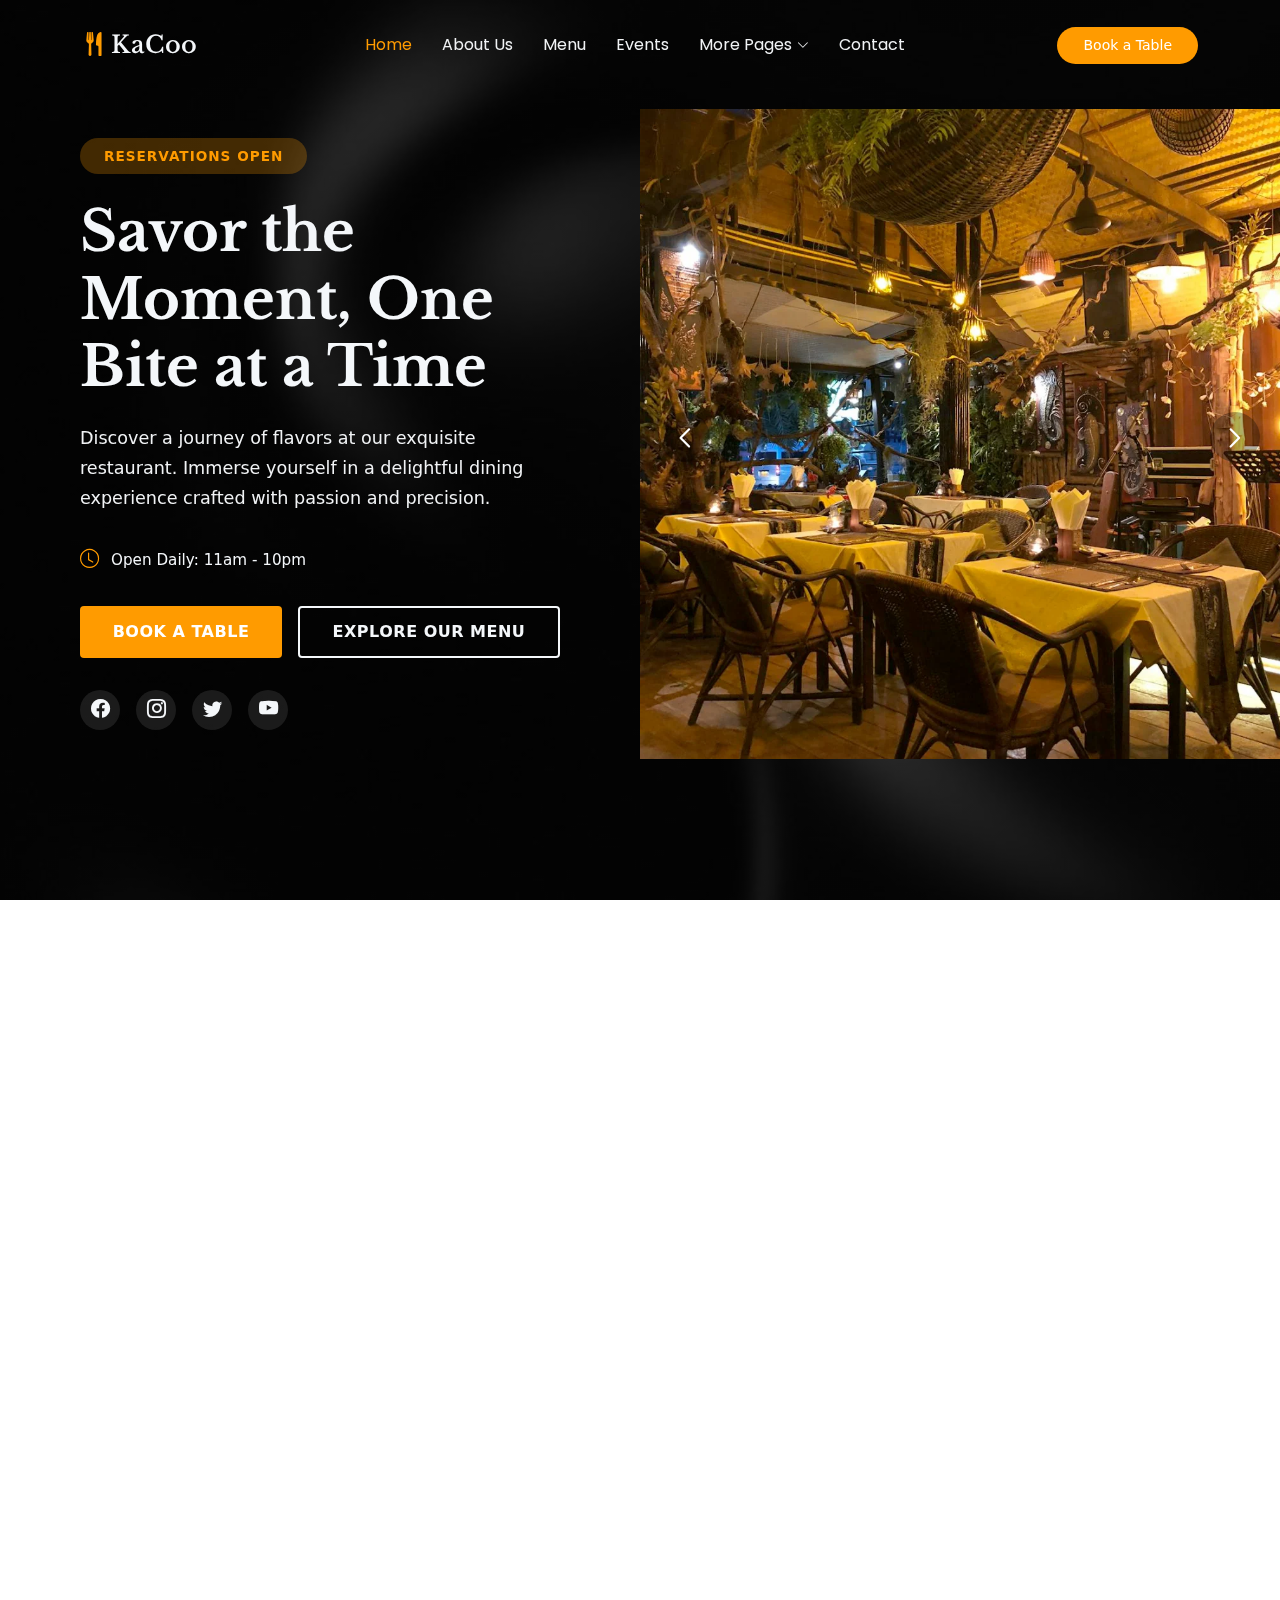
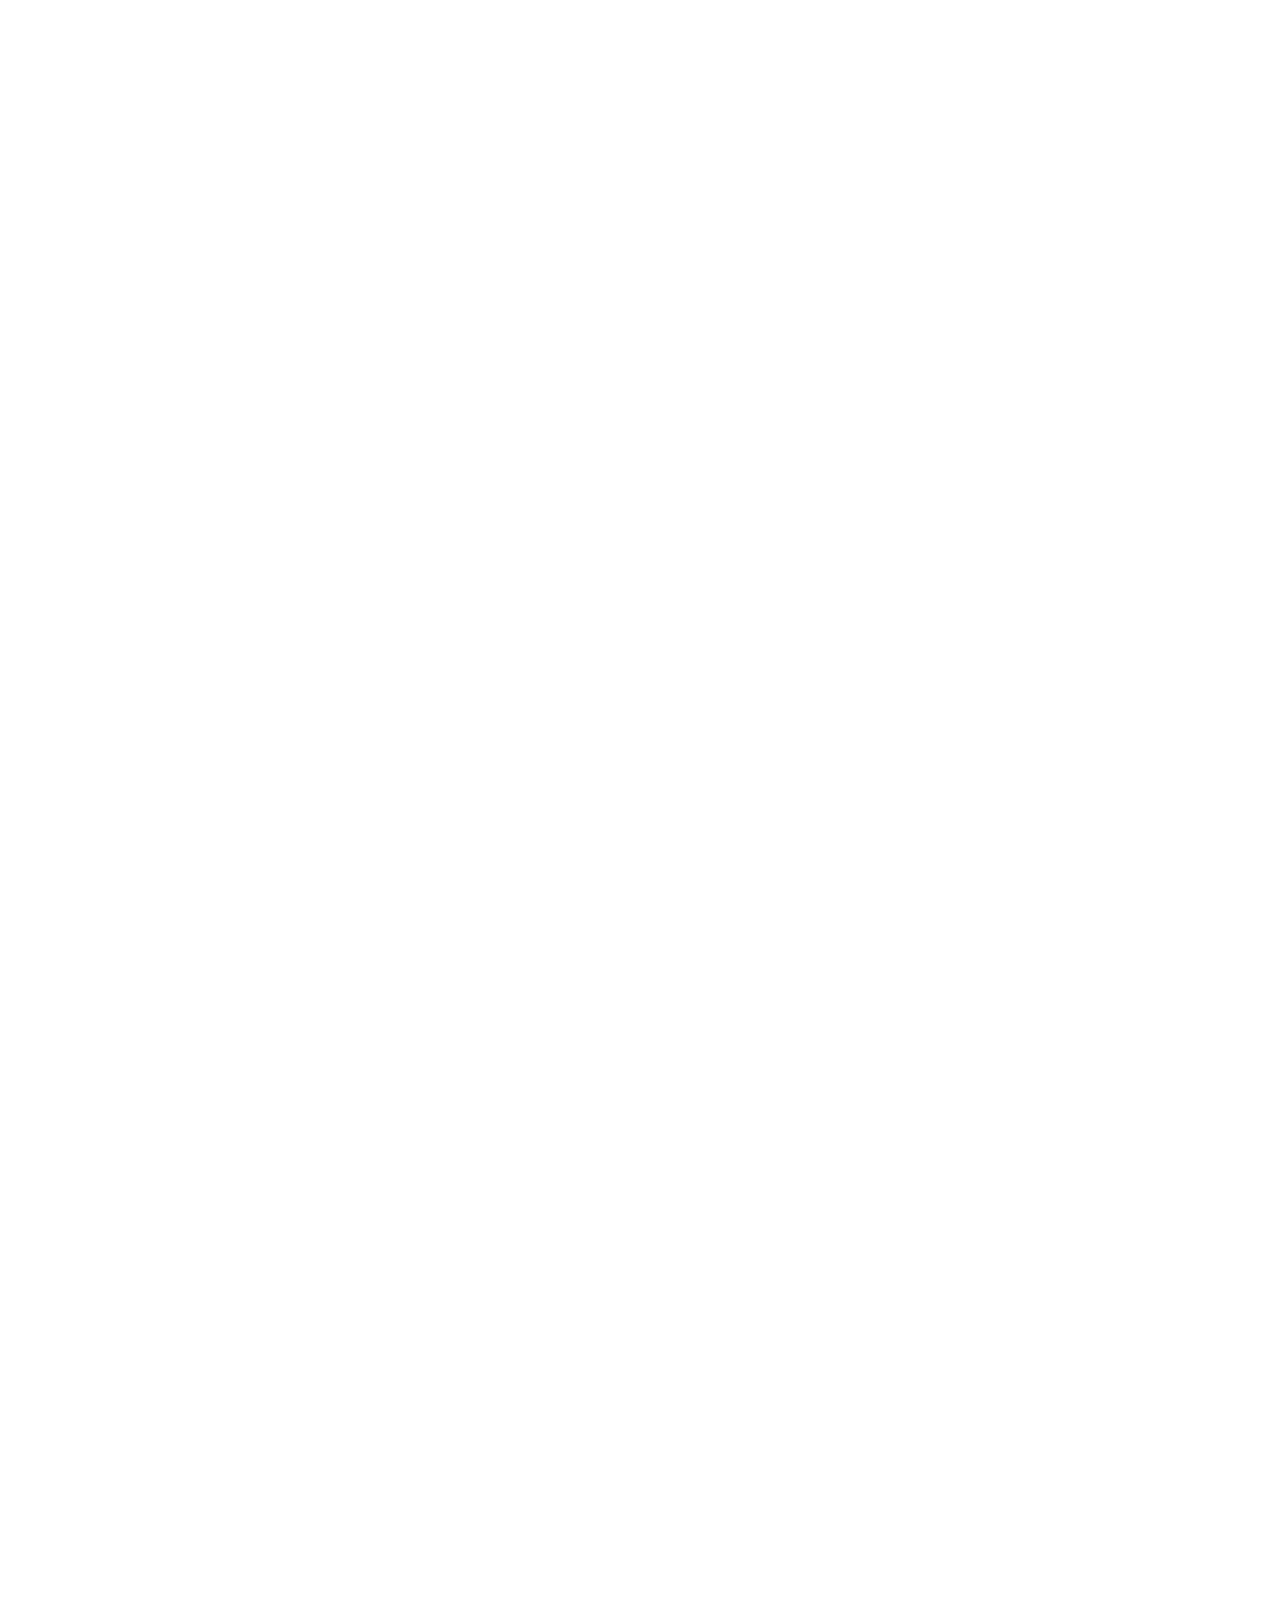
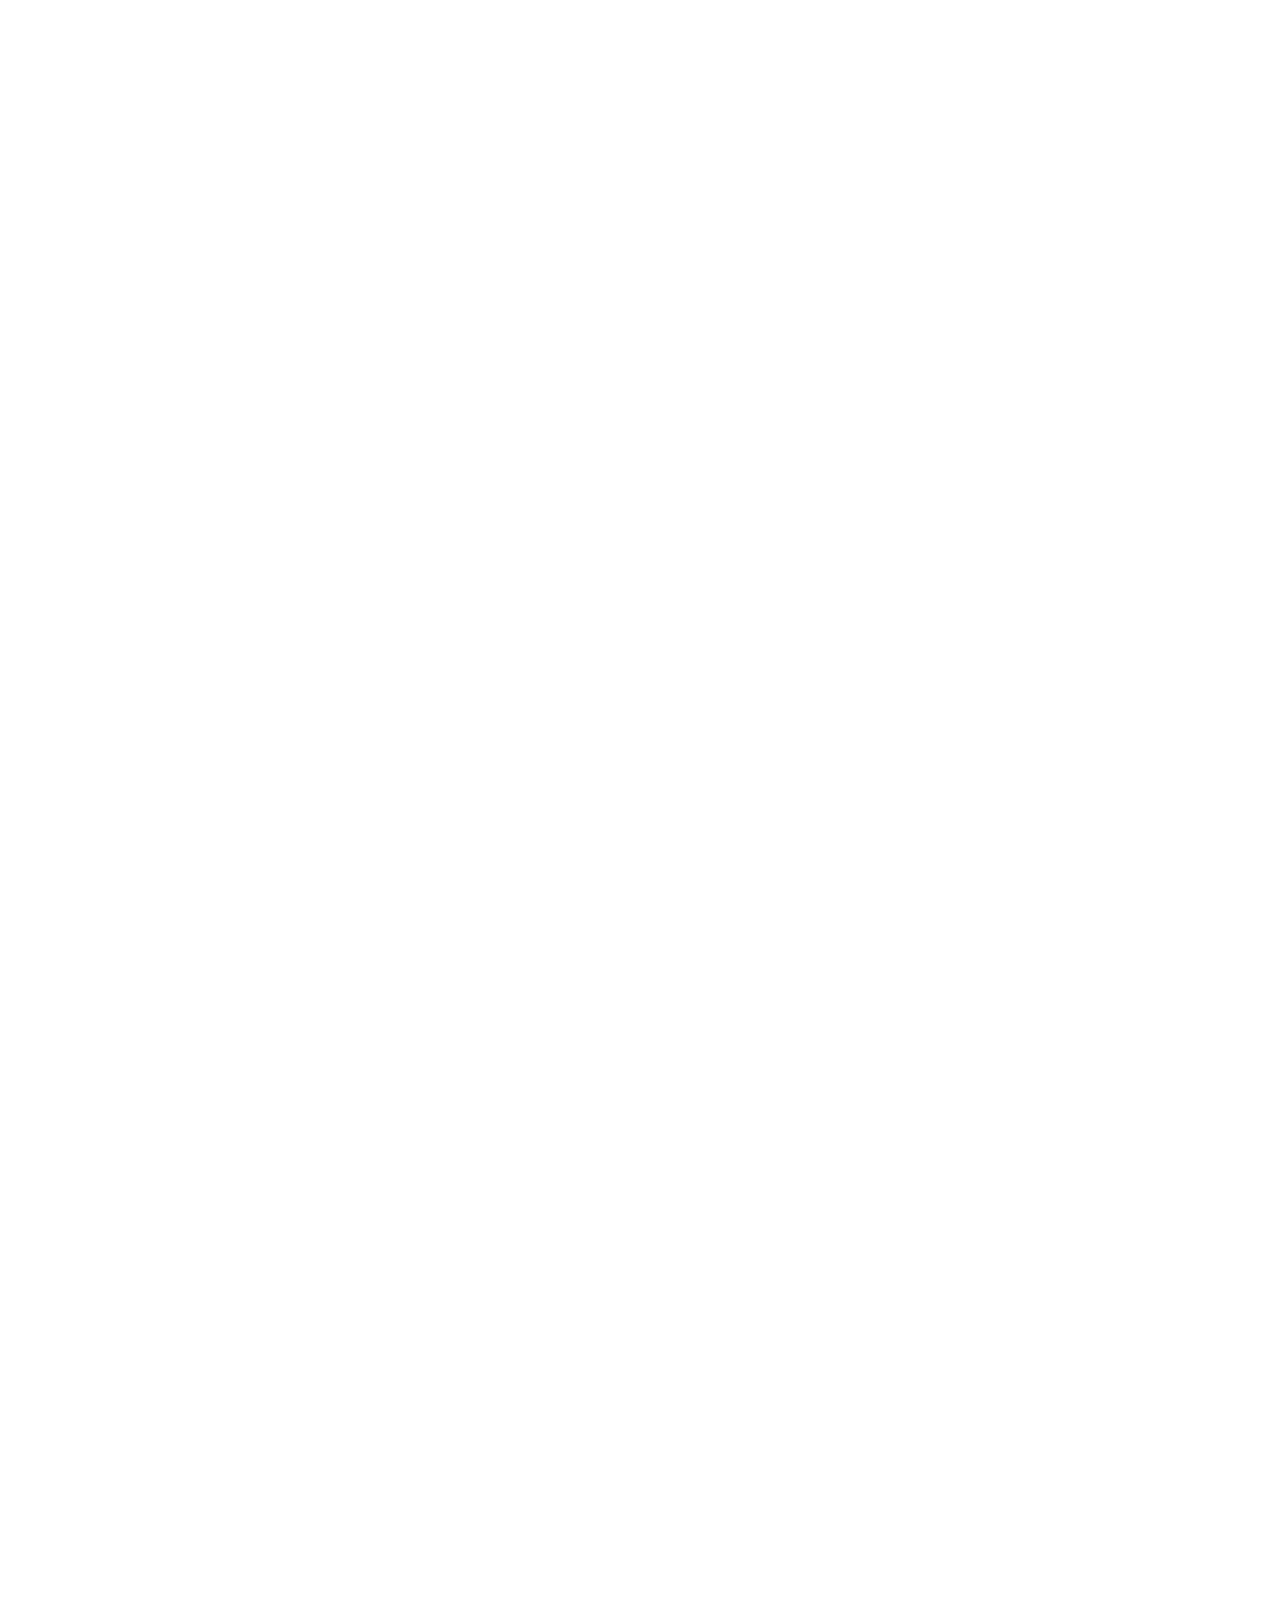
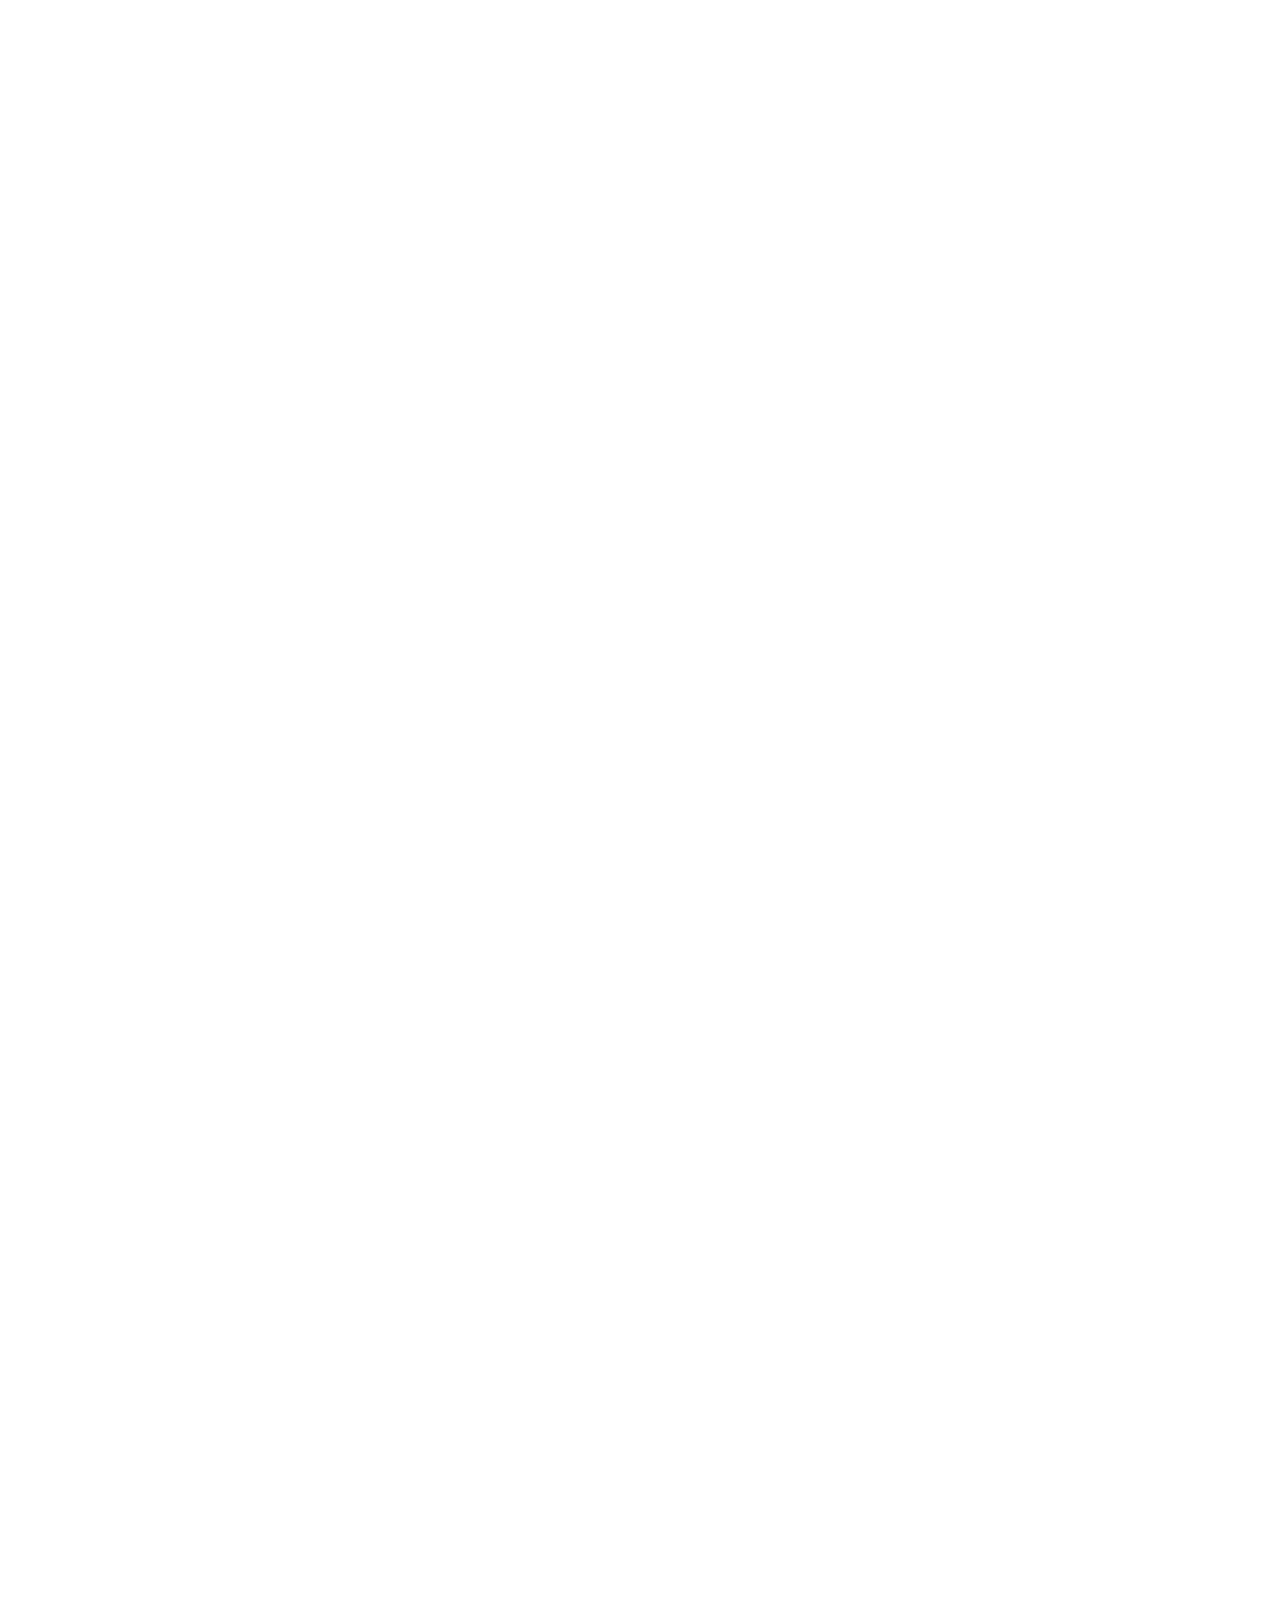
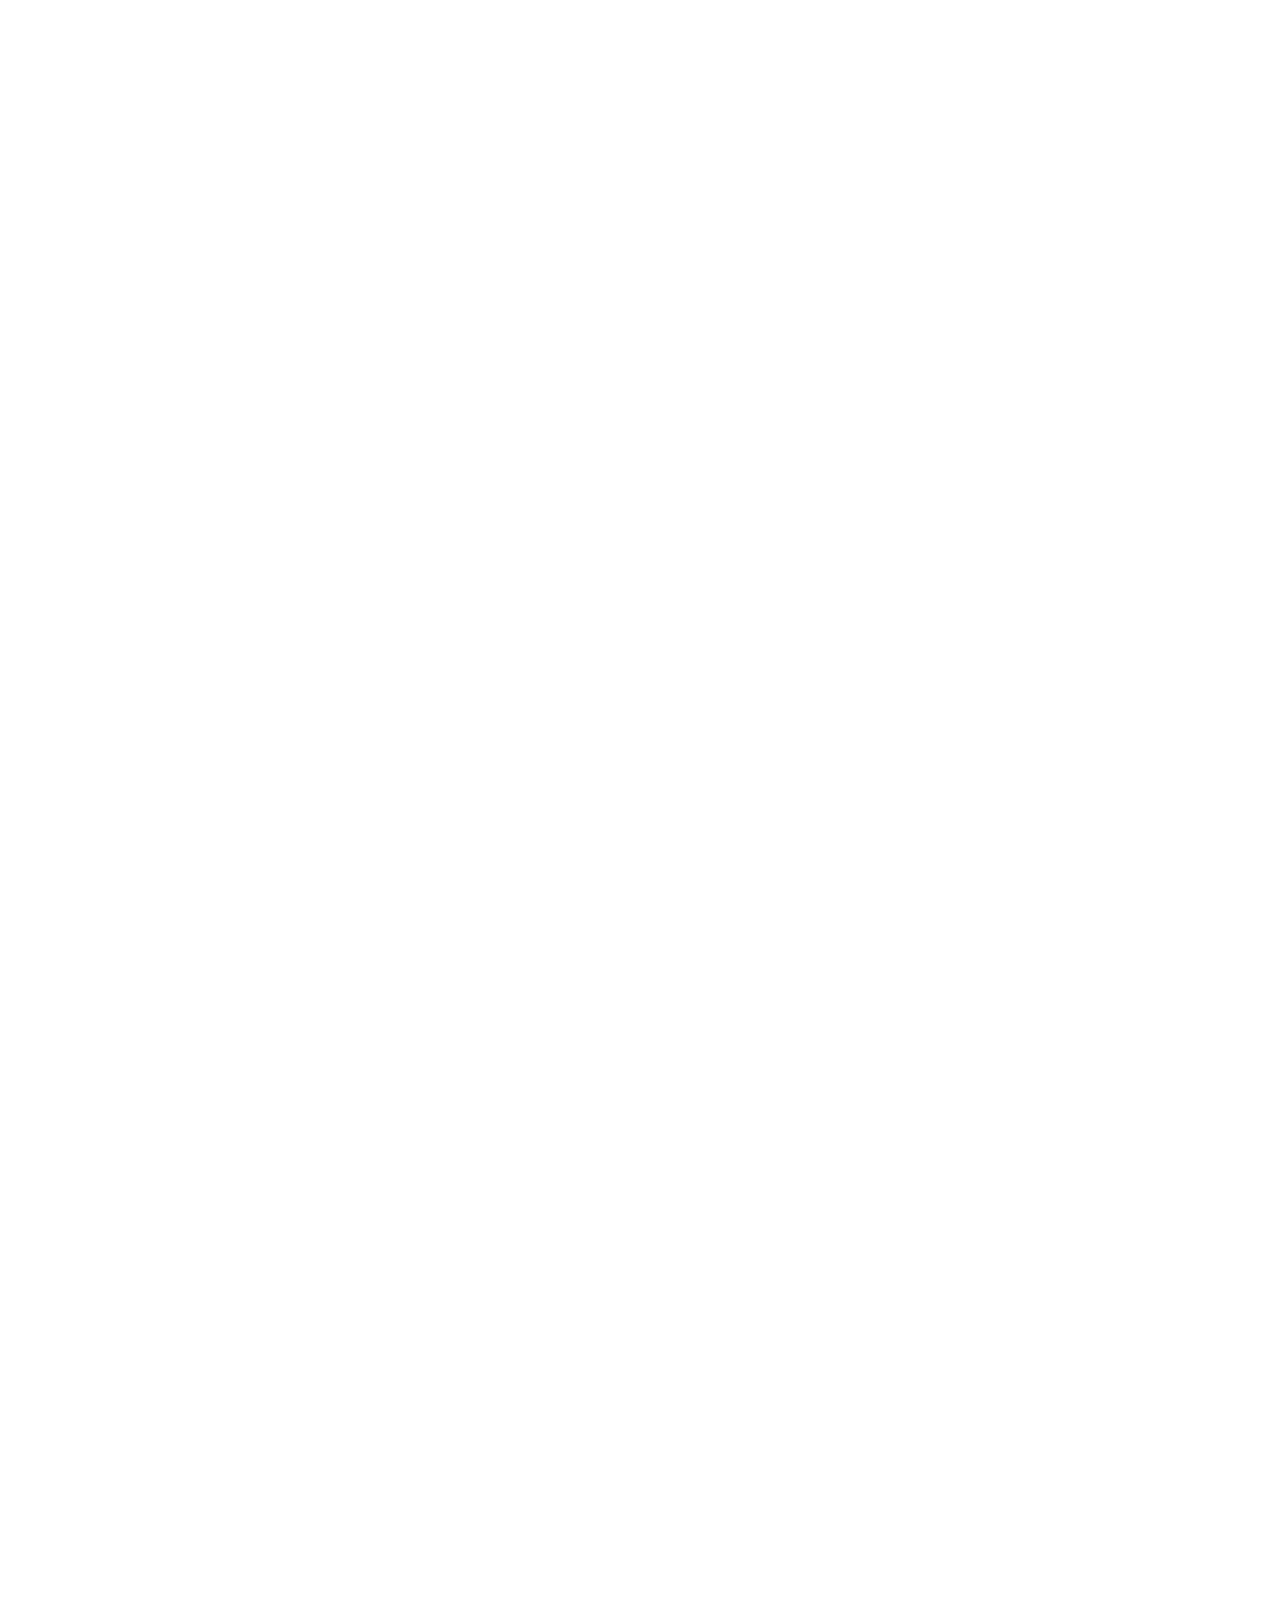
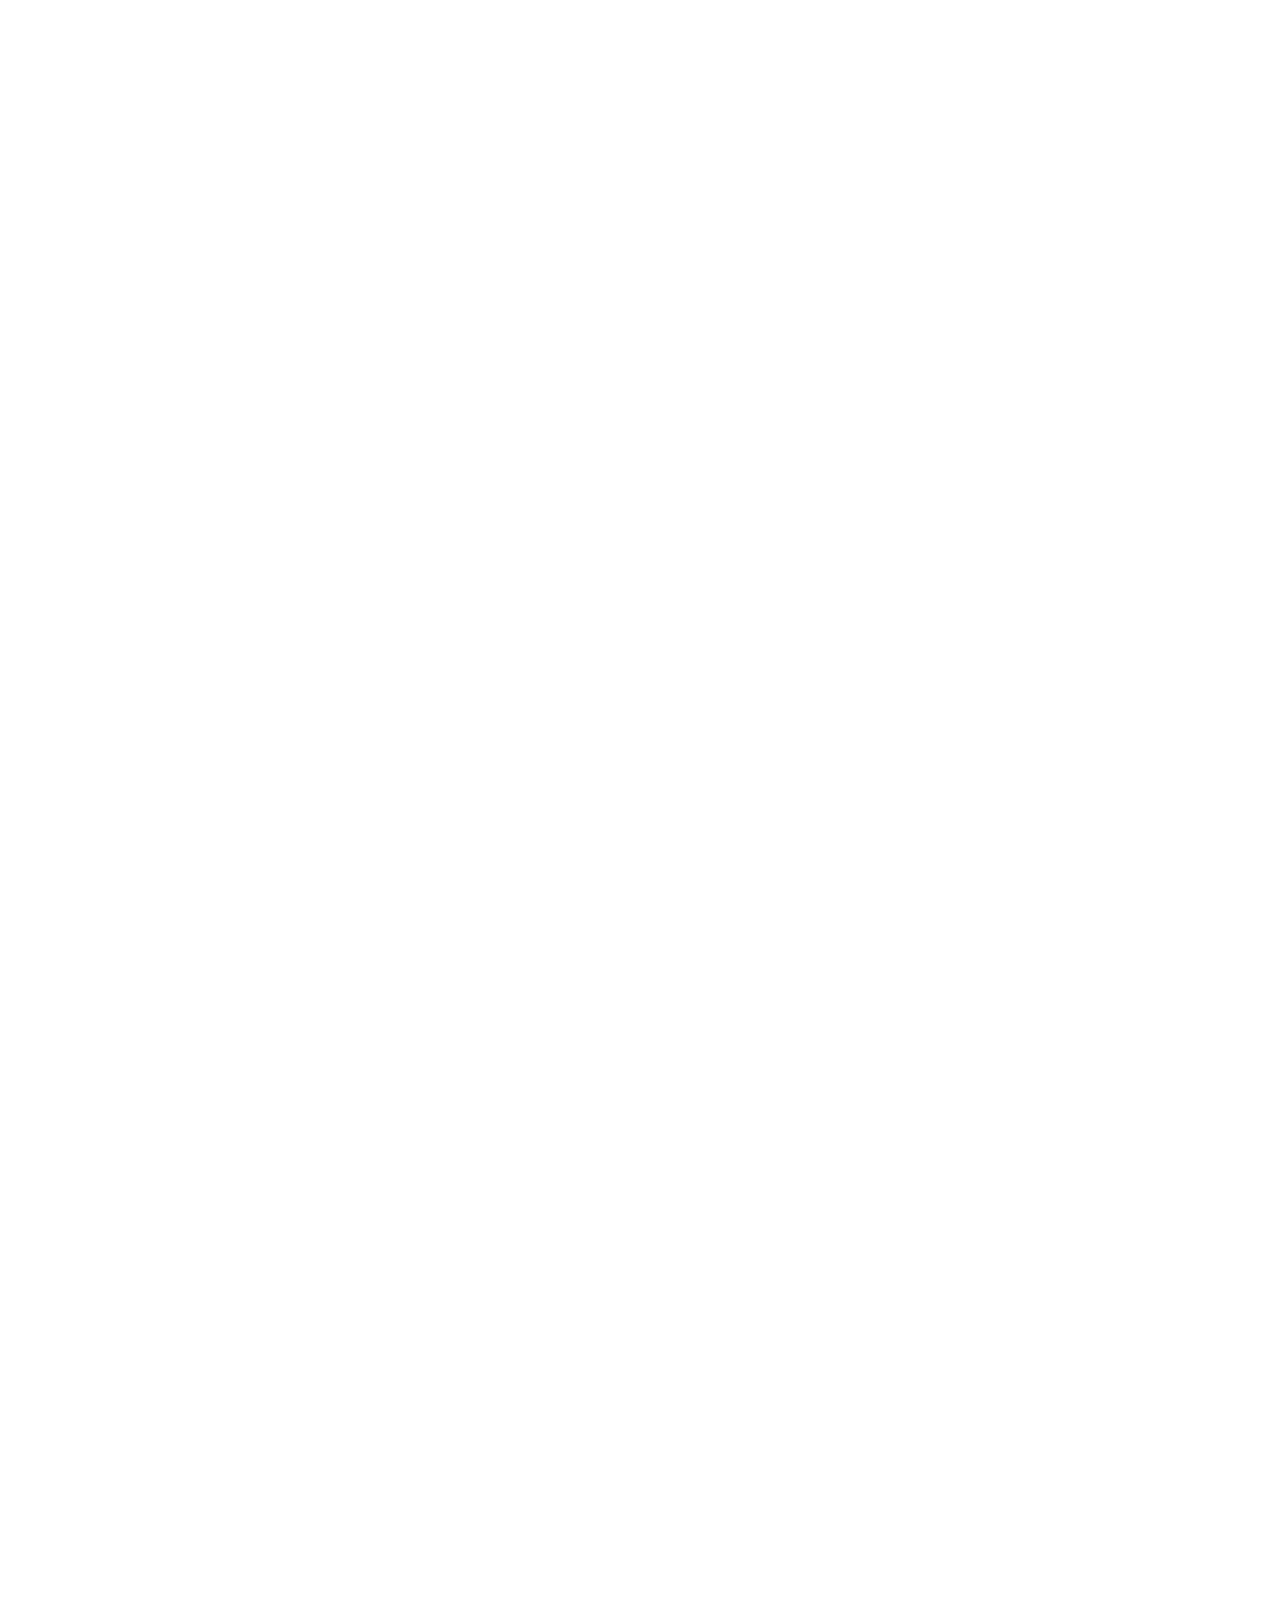
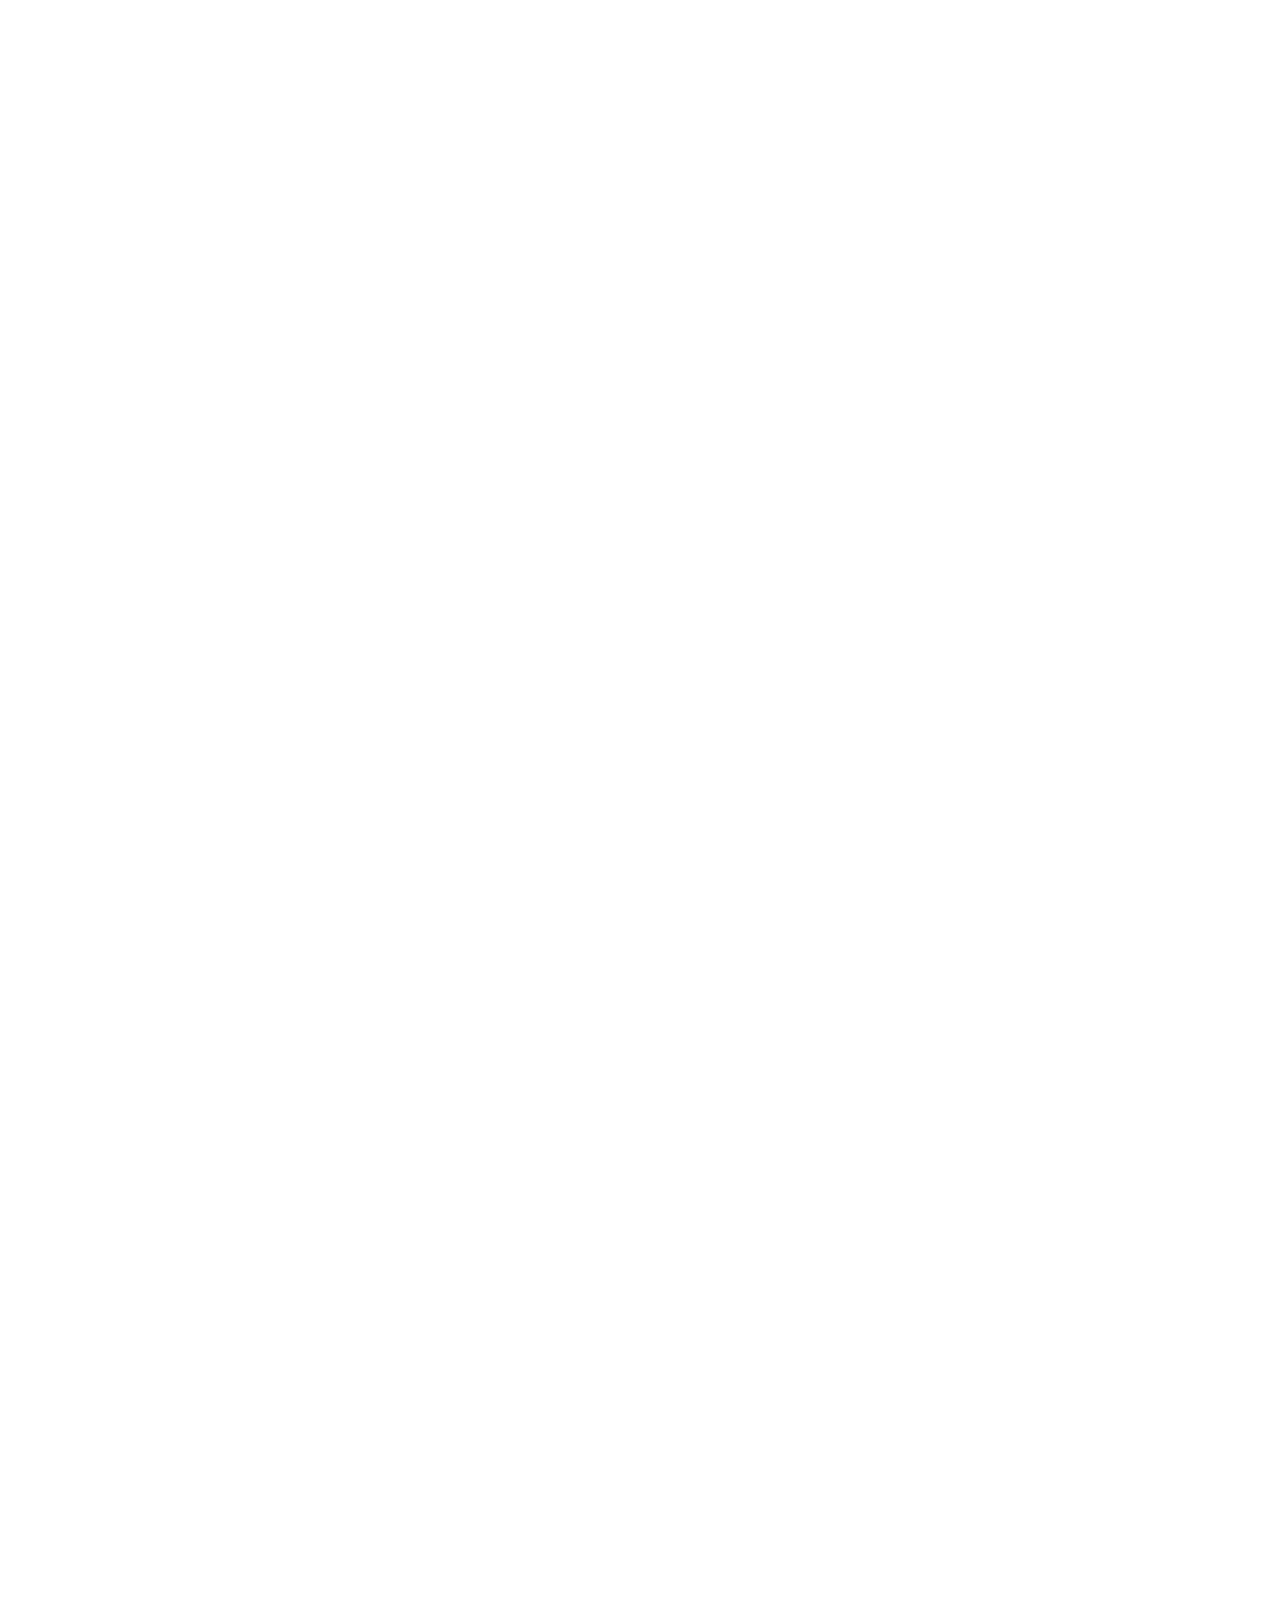
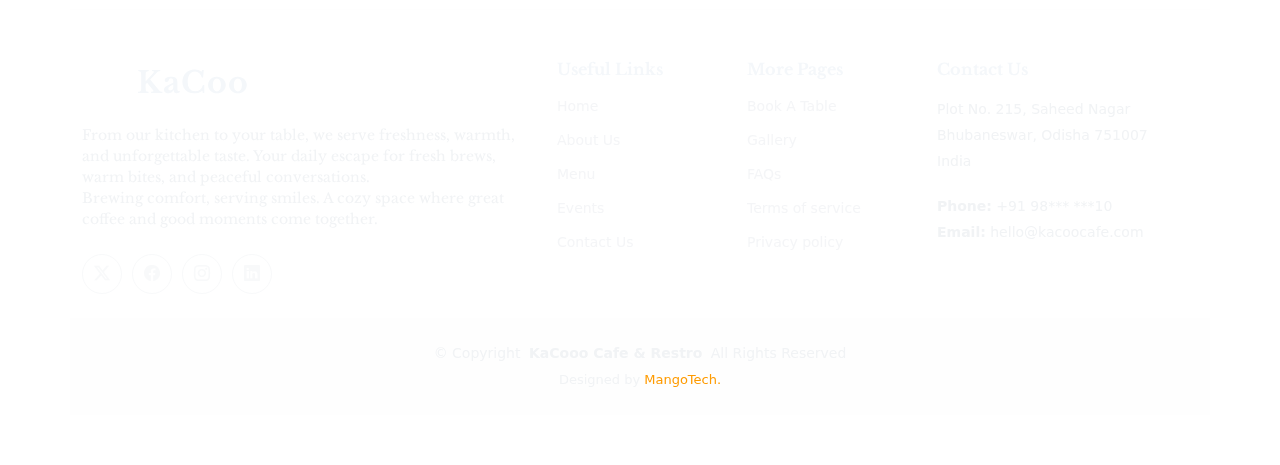
<file: index.html>
<!DOCTYPE html>
<html lang="en">

<head>
    <meta charset="UTF-8" />
    <meta name="viewport" content="width=device-width, initial-scale=1.0" />

    <!-- Primary SEO Tags -->
    <title>KaCoo Cafe & Restro | Best Cafe for Coffee, Food & Cozy Dining</title>
    <meta name="description" content="KaCoo Cafe & Restro offers freshly brewed coffee, delicious food, cozy ambience, and a perfect place for friends, couples, and corporate gatherings. Visit us for a delightful dining experience." />
    <meta name="keywords" content="KaCoo Cafe, cafe and restro, best cafe in Bhubaneswar, coffee shop, restaurant, food and beverages, cafe near me, cozy cafe, couple friendly cafe, corporate dining" />
    <meta name="author" content="KaCoo Cafe & Restro" />
    <meta name="robots" content="index, follow" />
    
    <link rel="icon" href="./assets/images/icon.png" />

    <!-- Fonts -->
    <link href="https://fonts.googleapis.com" rel="preconnect" />
    <link href="https://fonts.gstatic.com" rel="preconnect" crossorigin />
    <link href="https://fonts.googleapis.com/css2?family=Roboto:ital,wght@0,100;0,300;0,400;0,500;0,700;0,900;1,100;1,300;1,400;1,500;1,700;1,900&family=Poppins:ital,wght@0,100;0,200;0,300;0,400;0,500;0,600;0,700;0,800;0,900;1,100;1,200;1,300;1,400;1,500;1,600;1,700;1,800;1,900&family=Libre+Baskerville:ital,wght@0,400;0,700;1,400;1,700&display=swap" rel="stylesheet" />

    <!-- Vendor CSS Files -->
    <link href="./assets/files/bootstrap/css/bootstrap.min.css" rel="stylesheet" />
    <link href="./assets/files/bootstrap/css/bootstrap.min.css" rel="stylesheet" />
    <link href="./assets/files/bootstrap-icons/bootstrap-icons.css" rel="stylesheet" />
    <link href="./assets/files/aos/aos.css" rel="stylesheet" />
    <link href="./assets/files/swiper/swiper-bundle.min.css" rel="stylesheet" />

    <link rel="stylesheet" href="./assets/css/main.css">
    <link rel="stylesheet" href="./assets/css/style.css" />
</head>

<body class="index-page">

    <header id="header" class="header d-flex align-items-center sticky-top">
        <div class="container position-relative d-flex align-items-center justify-content-between">
            <a href="index.html" class="logo d-flex align-items-center me-auto me-xl-0">
                <i class="bi bi-fork-knife"></i>
                <h1 class="sitename">KaCoo</h1>
            </a>

            <nav id="navmenu" class="navmenu">
                <ul>
                    <li><a href="index.html" class="active">Home</a></li>
                    <li><a href="./pages/about.html">About Us</a></li>
                    <li><a href="./pages/menu.html">Menu</a></li>
                    <li><a href="./pages/events.html">Events</a></li>
                    <li class="dropdown">
                        <a href="javascript:void(0)"><span>More Pages</span>
                            <i class="bi bi-chevron-down toggle-dropdown"></i>
                        </a>
                        <ul>
                            <li><a href="./pages/gallery.html">Gallery</a></li>
                            <li><a href="./pages/faq.html">FAQ</a></li>
                            <li><a href="./pages/privacy_and_policy.html">Privacy Policy</a></li>
                            <li><a href="./pages/terms_and_conditions.html">Terms & Conditions</a></li>
                        </ul>
                    </li>
                    <li><a href="./pages/contact.html">Contact</a></li>
                </ul>
                <i class="mobile-nav-toggle d-xl-none bi bi-list"></i>
            </nav>

            <a class="btn-getstarted d-none d-sm-block" href="./pages/book_your_table.html">Book a Table</a>
        </div>
    </header>

    <main class="main">
        <!-- Hero Section -->
        <section id="hero" class="hero section">
            <div class="container-fluid hero-container" data-aos="fade-up">
                <div class="row g-0 align-items-center">
                    <div class="col-lg-6 content-col">
                        <div class="content-wrapper">
                            <div class="status-badge">Reservations Open</div>
                            <h2>Savor the Moment, One Bite at a Time</h2>
                            <p>Discover a journey of flavors at our exquisite restaurant. Immerse yourself in a
                                delightful dining experience crafted with passion and precision.</p>

                            <div class="opening-hours" data-aos="fade-up" data-aos-delay="500">
                                <i class="bi bi-clock"></i>
                                <span>Open Daily: 11am - 10pm</span>
                            </div>

                            <div class="btn-group">
                                <a href="./pages/book_your_table.html" class="btn btn-book">Book a Table</a>
                                <a href="./pages/menu.html" class="btn btn-menu">Explore Our Menu</a>
                            </div>

                            <div class="social-links">
                                <a href="#"><i class="bi bi-facebook"></i></a>
                                <a href="#"><i class="bi bi-instagram"></i></a>
                                <a href="#"><i class="bi bi-twitter"></i></a>
                                <a href="#"><i class="bi bi-youtube"></i></a>
                            </div>
                        </div>
                    </div>

                    <div class="col-lg-6 swiper-col">
                        <div class="swiper hero-swiper init-swiper" data-aos="zoom-out" data-aos-delay="100">
                            <script type="application/json" class="swiper-config">
                        {
                        "loop": true,
                        "speed": 800,
                        "autoplay": {
                            "delay": 5000
                        },
                        "effect": "fade",
                        "slidesPerView": 1,
                        "navigation": {
                            "nextEl": ".swiper-button-next",
                            "prevEl": ".swiper-button-prev"
                        }
                        }
                    </script>
                            <div class="swiper-wrapper">
                                <div class="swiper-slide">
                                    <div class="img-container">
                                        <img src="./assets/images/misc-square-1.webp" alt="Restaurant Ambience">
                                    </div>
                                </div>
                                <div class="swiper-slide">
                                    <div class="img-container">
                                        <img src="./assets/images/misc-square-2.webp" alt="Signature Dish">
                                    </div>
                                </div>
                                <div class="swiper-slide">
                                    <div class="img-container">
                                        <img src="./assets/images/misc-square-3.jpg" alt="Expert Chefs">
                                    </div>
                                </div>
                                <div class="swiper-slide">
                                    <div class="img-container">
                                        <img src="./assets/images/misc-square-4.jpg" alt="Expert Chefs">
                                    </div>
                                </div>
                                <div class="swiper-slide">
                                    <div class="img-container">
                                        <img src="./assets/images/misc-square-5.jpg" alt="Expert Chefs">
                                    </div>
                                </div>
                            </div>
                            <div class="swiper-button-next"></div>
                            <div class="swiper-button-prev"></div>
                        </div>

                    </div>
                </div>
            </div>
        </section>
        <!-- /Hero Section -->

        <!-- About Section -->
        <section id="about" class="about section">
            <div class="container" data-aos="fade-up" data-aos-delay="100">
                <div class="row align-items-center gy-4">
                    <div class="col-lg-6" data-aos="fade-up" data-aos-delay="200">
                        <div class="about-content">
                            <h3>Our Culinary Journey</h3>
                            <p class="fst-italic">A story of flavors, passion, and moments shared over freshly crafted food and drinks.</p>
                            <p>Every dish and beverage at KaCoo Cafe & Restro is thoughtfully prepared using quality ingredients and creative techniques. From comforting classics to signature specialties, we focus on taste, presentation, and consistency to deliver a memorable dining experience every time.</p>
                            <div class="chef-signature mt-4">
                                <div class="row align-items-center">
                                    <div class="col-auto">
                                        <img src="./assets/images/chef-1.webp" class="chef-avatar rounded-circle"
                                            alt="Chef Portrait">
                                    </div>
                                    <div class="col">
                                        <p class="chef-message mb-2">"Cooking is a language through which all the
                                            following properties may be expressed: harmony, creativity, happiness,
                                            beauty, poetry, complexity, magic, humor, provocation and culture."</p>
                                        <p class="chef-name">Executive Chef</p>
                                    </div>
                                </div>
                            </div>
                        </div>
                    </div>

                    <div class="col-lg-6" data-aos="zoom-in" data-aos-delay="300">
                        <div class="about-image-wrapper">
                            <img src="./assets/images/showcase-4.webp" class="img-fluid main-image shadow"
                                alt="Restaurant Interior">
                            <img src="./assets/images/showcase-2.webp" class="img-fluid accent-image shadow"
                                alt="Chef Preparing Food">
                            <span
                                class="establishment-year d-flex align-items-center justify-content-center text-center">Est.
                                2005</span>
                        </div>
                    </div>
                </div>

                <div class="row mt-5 pt-4 features-section">
                    <div class="col-lg-3 col-md-6 mb-4" data-aos="fade-up" data-aos-delay="200">
                        <div class="feature-box">
                            <div class="feature-icon">
                                <i class="bi bi-award"></i>
                            </div>
                            <h4>Award Winning</h4>
                            <p>Lorem ipsum dolor sit amet, consectetur adipiscing elit. Suspendisse varius enim in eros.
                            </p>
                        </div>
                    </div>

                    <div class="col-lg-3 col-md-6 mb-4" data-aos="fade-up" data-aos-delay="300">
                        <div class="feature-box">
                            <div class="feature-icon">
                                <i class="bi bi-egg-fried"></i>
                            </div>
                            <h4>Fresh Ingredients</h4>
                            <p>Duis aute irure dolor in reprehenderit in voluptate velit esse cillum dolore eu fugiat
                                nulla.</p>
                        </div>
                    </div>

                    <div class="col-lg-3 col-md-6 mb-4" data-aos="fade-up" data-aos-delay="400">
                        <div class="feature-box">
                            <div class="feature-icon">
                                <i class="bi bi-people"></i>
                            </div>
                            <h4>Expert Team</h4>
                            <p>Excepteur sint occaecat cupidatat non proident, sunt in culpa qui officia deserunt
                                mollit.</p>
                        </div>
                    </div>

                    <div class="col-lg-3 col-md-6 mb-4" data-aos="fade-up" data-aos-delay="500">
                        <div class="feature-box">
                            <div class="feature-icon">
                                <i class="bi bi-heart"></i>
                            </div>
                            <h4>Cooked with Love</h4>
                            <p>Ut enim ad minim veniam, quis nostrud exercitation ullamco laboris nisi ut aliquip ex ea
                                commodo.</p>
                        </div>
                    </div>
                </div>

                <div class="row mt-3">
                    <div class="col-lg-12" data-aos="fade-up" data-aos-delay="200">
                        <div class="stats-container">
                            <div class="stat-item">
                                <span class="stat-number"><span data-purecounter-start="0" data-purecounter-end="15"
                                        data-purecounter-duration="0" class="purecounter">15</span>+</span>
                                <p class="stat-label">Years Experience</p>
                            </div>

                            <div class="stat-item">
                                <span class="stat-number"><span data-purecounter-start="0" data-purecounter-end="5"
                                        data-purecounter-duration="0" class="purecounter">5</span></span>
                                <p class="stat-label">Expert Chefs</p>
                            </div>

                            <div class="stat-item">
                                <span class="stat-number"><span data-purecounter-start="0" data-purecounter-end="3"
                                        data-purecounter-duration="0" class="purecounter">3</span></span>
                                <p class="stat-label">Culinary Awards</p>
                            </div>

                            <div class="stat-item">
                                <span class="stat-number"><span data-purecounter-start="0" data-purecounter-end="15000"
                                        data-purecounter-duration="0" class="purecounter">15000</span>+</span>
                                <p class="stat-label">Happy Customers</p>
                            </div>
                        </div>
                    </div>
                </div>
            </div>
        </section>
        <!-- /About Section -->

        <!-- Menu Section -->
        <section id="menu" class="menu section">
            <!-- Section Title -->
            <div class="container section-title" data-aos="fade-up">
                <h2>Menu</h2>
                <p>Explore our carefully crafted menu featuring fresh ingredients, comforting flavors, and brews made to brighten your day.</p>
            </div>
            <!-- End Section Title -->

            <div class="container" data-aos="fade-up">
                <div class="isotope-layout" data-default-filter="*" data-layout="masonry" data-sort="original-order">
                    <div class="menu-filters isotope-filters mb-5">
                        <ul>
                            <li data-filter="*" class="filter-active">All</li>
                            <li data-filter=".filter-starters">Starters</li>
                            <li data-filter=".filter-main">Main Courses</li>
                            <li data-filter=".filter-dessert">Desserts</li>
                            <li data-filter=".filter-drinks">Drinks</li>
                        </ul>
                    </div>
                    <div class="menu-container isotope-container row gy-4">
                        <!-- Regular Menu Items -->
                        <div class="col-lg-6 isotope-item filter-starters">
                            <div class="menu-item d-flex align-items-center gap-4">
                                <img src="./assets/images/starter-2.webp" alt="Starter"
                                    class="menu-img img-fluid rounded-3">
                                <div class="menu-content">
                                    <h5>Bruschetta Trio <span class="menu-tag">Vegetarian</span></h5>
                                    <p>Lorem ipsum dolor sit amet, consectetur adipiscing elit curabitur sed.</p>
                                    <div class="price">$8.95</div>
                                </div>
                            </div>
                        </div>
                        <div class="col-lg-6 isotope-item filter-starters">
                            <div class="d-flex menu-item align-items-center gap-4">
                                <img src="./assets/images/starter-5.webp" alt="Starter"
                                    class="menu-img img-fluid rounded-3">
                                <div class="menu-content">
                                    <h5>Calamari Fritti <span class="menu-tag">Seafood</span></h5>
                                    <p>Lorem ipsum dolor sit amet, consectetur adipiscing elit curabitur sed.</p>
                                    <div class="price">$10.95</div>
                                </div>
                            </div>
                        </div>
                        <div class="col-lg-6 isotope-item filter-main">
                            <div class="d-flex menu-item align-items-center gap-4">
                                <img src="./assets/images/main-1.webp" alt="Main Course"
                                    class="menu-img img-fluid rounded-3">
                                <div class="menu-content">
                                    <h5>Wild Mushroom Risotto <span class="menu-tag">Vegetarian</span></h5>
                                    <p>Lorem ipsum dolor sit amet, consectetur adipiscing elit curabitur sed.</p>
                                    <div class="price">$18.95</div>
                                </div>
                            </div>
                        </div>
                        <div class="col-lg-6 isotope-item filter-main">
                            <div class="d-flex menu-item align-items-center gap-4">
                                <img src="./assets/images/main-4.webp" alt="Main Course"
                                    class="menu-img img-fluid rounded-3">
                                <div class="menu-content">
                                    <h5>Braised Lamb Shank <span class="menu-tag">Chef's Choice</span></h5>
                                    <p>Lorem ipsum dolor sit amet, consectetur adipiscing elit curabitur sed.</p>
                                    <div class="price">$26.95</div>
                                </div>
                            </div>
                        </div>
                        <div class="col-lg-6 isotope-item filter-dessert">
                            <div class="d-flex menu-item align-items-center gap-4">
                                <img src="./assets/images/dessert-2.webp" alt="Dessert"
                                    class="menu-img img-fluid rounded-3">
                                <div class="menu-content">
                                    <h5>Chocolate Lava Cake <span class="menu-tag">Gluten Free</span></h5>
                                    <p>Lorem ipsum dolor sit amet, consectetur adipiscing elit curabitur sed.</p>
                                    <div class="price">$9.95</div>
                                </div>
                            </div>
                        </div>
                        <div class="col-lg-6 isotope-item filter-dessert">
                            <div class="d-flex menu-item align-items-center gap-4">
                                <img src="./assets/images/dessert-7.webp" alt="Dessert"
                                    class="menu-img img-fluid rounded-3">
                                <div class="menu-content">
                                    <h5>Tiramisu <span class="menu-tag">Classic</span></h5>
                                    <p>Lorem ipsum dolor sit amet, consectetur adipiscing elit curabitur sed.</p>
                                    <div class="price">$8.95</div>
                                </div>
                            </div>
                        </div>
                        <div class="col-lg-6 isotope-item filter-drinks">
                            <div class="d-flex menu-item align-items-center gap-4">
                                <img src="./assets/images/drink-3.webp" alt="Drink"
                                    class="menu-img img-fluid rounded-3">
                                <div class="menu-content">
                                    <h5>Signature Cocktail <span class="menu-tag">Alcoholic</span></h5>
                                    <p>Lorem ipsum dolor sit amet, consectetur adipiscing elit curabitur sed.</p>
                                    <div class="price">$12.95</div>
                                </div>
                            </div>
                        </div>
                        <div class="col-lg-6 isotope-item filter-drinks">
                            <div class="d-flex menu-item align-items-center gap-4">
                                <img src="./assets/images/drink-8.webp" alt="Drink"
                                    class="menu-img img-fluid rounded-3">
                                <div class="menu-content">
                                    <h5>Berry Smoothie <span class="menu-tag">Non-Alcoholic</span></h5>
                                    <p>Lorem ipsum dolor sit amet, consectetur adipiscing elit curabitur sed.</p>
                                    <div class="price">$7.95</div>
                                </div>
                            </div>
                        </div>
                    </div>
                </div>
                <div class="text-center mt-5" data-aos="fade-up">
                    <a href="./assets/images/Kacoo.pdf" class="download-menu">
                        <i class="bi bi-file-earmark-pdf"></i> Download Full Menu
                    </a>
                </div>
                <!-- Chef's Specials -->
                <div class="col-12 mt-5" data-aos="fade-up">
                    <div class="specials-badge">
                        <span><i class="bi bi-award"></i> Chef's Specials</span>
                    </div>
                    <div class="specials-container">
                        <div class="row g-4">
                            <div class="col-md-6">
                                <div class="menu-item special-item">
                                    <div class="menu-item-img">
                                        <img src="./assets/images/main-3.webp" alt="Special Dish" class="img-fluid">
                                        <div class="menu-item-badges">
                                            <span class="badge-special">Special</span>
                                            <span class="badge-vegan">Vegan</span>
                                        </div>
                                    </div>
                                    <div class="menu-item-content">
                                        <h4>Mediterranean Grilled Salmon</h4>
                                        <p>Lorem ipsum dolor sit amet, consectetur adipiscing elit. Praesent ut aliquam
                                            metus. Vivamus fermentum magna quis.</p>
                                        <div class="menu-item-price">$24.99</div>
                                    </div>
                                </div>
                            </div>
                            <div class="col-md-6">
                                <div class="menu-item special-item">
                                    <div class="menu-item-img">
                                        <img src="./assets/images/main-7.webp" alt="Special Dish" class="img-fluid">
                                        <div class="menu-item-badges">
                                            <span class="badge-special">Special</span>
                                            <span class="badge-spicy">Spicy</span>
                                        </div>
                                    </div>
                                    <div class="menu-item-content">
                                        <h4>Signature Ribeye Steak</h4>
                                        <p>Lorem ipsum dolor sit amet, consectetur adipiscing elit. Nam accumsan risus
                                            ut dui pretium, eget elementum nisi.</p>
                                        <div class="menu-item-price">$32.99</div>
                                    </div>
                                </div>
                            </div>
                        </div>
                    </div>
                </div>
            </div>
        </section>
        <!-- /Menu Section -->

        <!-- Testimonials Section -->
        <section id="testimonials" class="testimonials section">
            <!-- Section Title -->
            <div class="container section-title" data-aos="fade-up">
                <h2>Testimonials</h2>
                <p>Necessitatibus eius consequatur ex aliquid fuga eum quidem sint consectetur velit</p>
            </div>
            <!-- End Section Title -->

            <div class="container" data-aos="fade-up" data-aos-delay="100">
                <div class="swiper init-swiper">
                    <script type="application/json" class="swiper-config">
                        {
                        "loop": true,
                        "speed": 600,
                        "autoplay": {
                            "delay": 5000
                        },
                        "slidesPerView": "auto",
                        "pagination": {
                            "el": ".swiper-pagination",
                            "type": "bullets",
                            "clickable": true
                        },
                        "breakpoints": {
                            "320": {
                            "slidesPerView": 1,
                            "spaceBetween": 40
                            },
                            "1200": {
                            "slidesPerView": 3,
                            "spaceBetween": 1
                            }
                        }
                        }
                    </script>
                    <div class="swiper-wrapper">
                        <div class="swiper-slide">
                            <div class="testimonial-item">
                                <div class="stars">
                                    <i class="bi bi-star-fill"></i><i class="bi bi-star-fill"></i><i
                                        class="bi bi-star-fill"></i><i class="bi bi-star-fill"></i><i
                                        class="bi bi-star-fill"></i>
                                </div>
                                <p>
                                    Proin iaculis purus consequat sem cure digni ssim donec porttitora entum suscipit
                                    rhoncus. Accusantium quam, ultricies eget id, aliquam eget nibh et. Maecen aliquam,
                                    risus at semper.
                                </p>
                                <div class="profile mt-auto">
                                    <img src="./assets/images/person/person-m-9.webp" class="testimonial-img" alt="">
                                    <h3>Saul Goodman</h3>
                                    <h4>Ceo &amp; Founder</h4>
                                </div>
                            </div>
                        </div>
                        <!-- End testimonial item -->
                        <div class="swiper-slide">
                            <div class="testimonial-item">
                                <div class="stars">
                                    <i class="bi bi-star-fill"></i><i class="bi bi-star-fill"></i><i
                                        class="bi bi-star-fill"></i><i class="bi bi-star-fill"></i><i
                                        class="bi bi-star-fill"></i>
                                </div>
                                <p>
                                    Export tempor illum tamen malis malis eram quae irure esse labore quem cillum quid
                                    cillum eram malis quorum velit fore eram velit sunt aliqua noster fugiat irure amet
                                    legam anim culpa.
                                </p>
                                <div class="profile mt-auto">
                                    <img src="./assets/images/person/person-f-5.webp" class="testimonial-img" alt="">
                                    <h3>Sara Wilsson</h3>
                                    <h4>Designer</h4>
                                </div>
                            </div>
                        </div>
                        <!-- End testimonial item -->
                        <div class="swiper-slide">
                            <div class="testimonial-item">
                                <div class="stars">
                                    <i class="bi bi-star-fill"></i><i class="bi bi-star-fill"></i><i
                                        class="bi bi-star-fill"></i><i class="bi bi-star-fill"></i><i
                                        class="bi bi-star-fill"></i>
                                </div>
                                <p>
                                    Enim nisi quem export duis labore cillum quae magna enim sint quorum nulla quem
                                    veniam duis minim tempor labore quem eram duis noster aute amet eram fore quis sint
                                    minim.
                                </p>
                                <div class="profile mt-auto">
                                    <img src="./assets/images/person/person-f-12.webp" class="testimonial-img" alt="">
                                    <h3>Jena Karlis</h3>
                                    <h4>Store Owner</h4>
                                </div>
                            </div>
                        </div>
                        <!-- End testimonial item -->
                        <div class="swiper-slide">
                            <div class="testimonial-item">
                                <div class="stars">
                                    <i class="bi bi-star-fill"></i><i class="bi bi-star-fill"></i><i
                                        class="bi bi-star-fill"></i><i class="bi bi-star-fill"></i><i
                                        class="bi bi-star-fill"></i>
                                </div>
                                <p>
                                    Fugiat enim eram quae cillum dolore dolor amet nulla culpa multos export minim
                                    fugiat minim velit minim dolor enim duis veniam ipsum anim magna sunt elit fore quem
                                    dolore labore illum veniam.
                                </p>
                                <div class="profile mt-auto">
                                    <img src="./assets/images/person/person-m-12.webp" class="testimonial-img" alt="">
                                    <h3>Matt Brandon</h3>
                                    <h4>Freelancer</h4>
                                </div>
                            </div>
                        </div>
                        <!-- End testimonial item -->
                        <div class="swiper-slide">
                            <div class="testimonial-item">
                                <div class="stars">
                                    <i class="bi bi-star-fill"></i><i class="bi bi-star-fill"></i><i
                                        class="bi bi-star-fill"></i><i class="bi bi-star-fill"></i><i
                                        class="bi bi-star-fill"></i>
                                </div>
                                <p>
                                    Quis quorum aliqua sint quem legam fore sunt eram irure aliqua veniam tempor noster
                                    veniam enim culpa labore duis sunt culpa nulla illum cillum fugiat legam esse veniam
                                    culpa fore nisi cillum quid.
                                </p>
                                <div class="profile mt-auto">
                                    <img src="./assets/images/person/person-m-13.webp" class="testimonial-img" alt="">
                                    <h3>John Larson</h3>
                                    <h4>Entrepreneur</h4>
                                </div>
                            </div>
                        </div>
                        <!-- End testimonial item -->
                    </div>
                    <div class="swiper-pagination"></div>
                </div>
            </div>
        </section>
        <!-- /Testimonials Section -->

        <!-- Chefs Section -->
        <section id="chefs" class="chefs section">

            <!-- Section Title -->
            <div class="container section-title" data-aos="fade-up">
                <h2>Chefs</h2>
                <p>Necessitatibus eius consequatur ex aliquid fuga eum quidem sint consectetur velit</p>
            </div><!-- End Section Title -->

            <div class="container" data-aos="fade-up" data-aos-delay="100">

                <div class="row">
                    <div class="col-lg-5">
                        <div class="chef-highlight" data-aos="fade-right" data-aos-delay="200">
                            <figure class="chef-image">
                                <img src="./assets/images/chef-1.webp" class="img-fluid" alt="Executive Chef">
                            </figure>
                            <div class="chef-details">
                                <h3>Executive Chef</h3>
                                <h2>Gabriel Turner</h2>
                                <div class="chef-awards">
                                    <span><i class="bi bi-star-fill"></i> James Beard Award</span>
                                    <span><i class="bi bi-star-fill"></i> Two Michelin Stars</span>
                                </div>
                                <p>Lorem ipsum dolor sit amet, consectetur adipiscing elit. Ut elit tellus, luctus nec
                                    ullamcorper mattis, pulvinar dapibus leo. Proin gravida nibh vel velit auctor
                                    aliquet. Aenean sollicitudin, lorem quis bibendum auctor nisi elit.</p>
                                <div class="chef-signature">
                                    <img src="./assets/images/signature-1.png" alt="Chef Signature">
                                </div>
                            </div>
                        </div>
                    </div>

                    <div class="col-lg-7">
                        <div class="team-container" data-aos="fade-left" data-aos-delay="300">
                            <div class="row g-4">
                                <div class="col-md-6">
                                    <div class="chef-card" data-aos="zoom-in" data-aos-delay="200">
                                        <div class="chef-img">
                                            <img src="./assets/images/chef-2.webp" class="img-fluid"
                                                alt="Chef Portrait">
                                            <div class="social-links">
                                                <a href="#"><i class="bi bi-instagram"></i></a>
                                                <a href="#"><i class="bi bi-twitter-x"></i></a>
                                                <a href="#"><i class="bi bi-facebook"></i></a>
                                            </div>
                                        </div>
                                        <div class="chef-info">
                                            <h4>Sophia Martinez</h4>
                                            <p class="role">Pastry Chef</p>
                                            <p class="details">Lorem ipsum dolor sit amet, consectetur adipiscing elit.
                                                Donec dignissim purus a ipsum faucibus, et porttitor.</p>
                                        </div>
                                    </div>
                                </div>

                                <div class="col-md-6">
                                    <div class="chef-card" data-aos="zoom-in" data-aos-delay="250">
                                        <div class="chef-img">
                                            <img src="./assets/images/chef-3.webp" class="img-fluid"
                                                alt="Chef Portrait">
                                            <div class="social-links">
                                                <a href="#"><i class="bi bi-instagram"></i></a>
                                                <a href="#"><i class="bi bi-twitter-x"></i></a>
                                                <a href="#"><i class="bi bi-facebook"></i></a>
                                            </div>
                                        </div>
                                        <div class="chef-info">
                                            <h4>Marcus Chen</h4>
                                            <p class="role">Sous Chef</p>
                                            <p class="details">Lorem ipsum dolor sit amet, consectetur adipiscing elit.
                                                Donec dignissim purus a ipsum faucibus, et porttitor.</p>
                                        </div>
                                    </div>
                                </div>

                                <div class="col-md-6">
                                    <div class="chef-card" data-aos="zoom-in" data-aos-delay="300">
                                        <div class="chef-img">
                                            <img src="./assets/images/chef-4.webp" class="img-fluid"
                                                alt="Chef Portrait">
                                            <div class="social-links">
                                                <a href="#"><i class="bi bi-instagram"></i></a>
                                                <a href="#"><i class="bi bi-twitter-x"></i></a>
                                                <a href="#"><i class="bi bi-facebook"></i></a>
                                            </div>
                                        </div>
                                        <div class="chef-info">
                                            <h4>Jonathan Williams</h4>
                                            <p class="role">Head of Bar</p>
                                            <p class="details">Lorem ipsum dolor sit amet, consectetur adipiscing elit.
                                                Donec dignissim purus a ipsum faucibus, et porttitor.</p>
                                        </div>
                                    </div>
                                </div>

                                <div class="col-md-6">
                                    <div class="chef-card" data-aos="zoom-in" data-aos-delay="350">
                                        <div class="chef-img">
                                            <img src="./assets/images/chef-5.webp" class="img-fluid"
                                                alt="Chef Portrait">
                                            <div class="social-links">
                                                <a href="#"><i class="bi bi-instagram"></i></a>
                                                <a href="#"><i class="bi bi-twitter-x"></i></a>
                                                <a href="#"><i class="bi bi-facebook"></i></a>
                                            </div>
                                        </div>
                                        <div class="chef-info">
                                            <h4>Isabella Romano</h4>
                                            <p class="role">Grill Master</p>
                                            <p class="details">Lorem ipsum dolor sit amet, consectetur adipiscing elit.
                                                Donec dignissim purus a ipsum faucibus, et porttitor.</p>
                                        </div>
                                    </div>
                                </div>
                            </div>
                        </div>
                    </div>
                </div>

            </div>

        </section>
        <!-- /Chefs Section -->

        <!-- Book A Table Section -->
        <section id="book-a-table" class="book-a-table section">
            <div class="container" data-aos="fade-up" data-aos-delay="100">
                <div class="row gy-5 mb-5">
                    <div class="col-lg-6" data-aos="fade-right" data-aos-delay="200">
                        <div class="reservation-info">
                            <div class="text-content">
                                <h3>Book Your Table</h3>
                                <p>Reserve your table in advance and enjoy a relaxed dining experience at KaCoo Cafe. Perfect for casual meetups, family time, or special moments.</p>

                                <div class="reservation-details mt-4">
                                    <div class="detail-item">
                                        <i class="bi bi-clock"></i>
                                        <div>
                                            <h5>Opening Hours</h5>
                                            <p>Monday - Friday: 11:00 AM - 11:00 PM<br>
                                                Saturday - Sunday: 10:00 AM - 12:00 AM</p>
                                        </div>
                                    </div>

                                    <div class="detail-item">
                                        <i class="bi bi-geo-alt"></i>
                                        <div>
                                            <h5>Location</h5>
                                            <p>Plot No. 215, Saheed Nagar<br>
                                                Bhubaneswar, Odisha 751007</p>
                                        </div>
                                    </div>

                                    <div class="detail-item">
                                        <i class="bi bi-telephone"></i>
                                        <div>
                                            <h5>Call Us</h5>
                                            <p>+91 98*** ***10</p>
                                        </div>
                                    </div>
                                </div>
                            </div>
                        </div>
                    </div>

                    <div class="col-lg-6" data-aos="fade-left" data-aos-delay="300">
                        <div class="reservation-image">
                            <img src="../assets/images/showcase-7.webp" alt="Restaurant interior"
                                class="img-fluid rounded">
                        </div>
                    </div>
                </div>

                <div class="row">
                    <div class="col-12" data-aos="fade-up" data-aos-delay="400">
                        <div class="reservation-form-wrapper">
                            <div class="form-header">
                                <h3>Book A Table</h3>
                                <p>Please fill the form below to make a reservation</p>
                            </div>

                            <form action="forms/book-a-table.php" method="post" role="form" class="php-email-form mt-4">
                                <div class="row gy-4">
                                    <div class="col-lg-4 form-group">
                                        <input type="text" name="name" class="form-control" placeholder="Your Name"
                                            required="">
                                    </div>
                                    <div class="col-lg-4 form-group">
                                        <input type="email" class="form-control" name="email" placeholder="Your Email"
                                            required="">
                                    </div>
                                    <div class="col-lg-4 form-group">
                                        <input type="text" class="form-control" name="phone" placeholder="Your Phone"
                                            required="">
                                    </div>
                                    <div class="col-lg-4 form-group">
                                        <select name="people" class="form-select" required="">
                                            <option value="">Number of guests</option>
                                            <option value="1">1 Person</option>
                                            <option value="2">2 People</option>
                                            <option value="3">3 People</option>
                                            <option value="4">4 People</option>
                                            <option value="5">5 People</option>
                                            <option value="6">6+ People</option>
                                        </select>
                                    </div>
                                    <div class="col-lg-4 form-group">
                                        <input type="date" name="date" class="form-control" placeholder="Date"
                                            required="">
                                    </div>
                                    <div class="col-lg-4 form-group">
                                        <input type="time" class="form-control" name="time" id="time" placeholder="Time"
                                            required="">
                                    </div>

                                    <div class="form-group mt-4">
                                        <textarea class="form-control" name="message" rows="3"
                                            placeholder="Special Requests (Optional)"></textarea>
                                    </div>
                                </div>

                                <div class="my-3">
                                    <div class="loading">Loading</div>
                                    <div class="error-message"></div>
                                    <div class="sent-message">Your booking request was sent. We will call back or send
                                        an Email to confirm your reservation. Thank you!</div>
                                </div>

                                <div class="text-center mt-4">
                                    <button type="submit" class="btn-book-table">Book Now</button>
                                </div>
                            </form>
                        </div>
                    </div>
                </div>
            </div>
        </section>
        <!-- /Book A Table Section -->

        <!-- Location Section -->
        <section id="location" class="location section">
            <!-- Section Title -->
            <div class="container section-title" data-aos="fade-up">
                <h2>Location</h2>
                <p>Find us in a convenient and welcoming spot, perfect for a quick coffee break or a relaxed dining experience.</p>
            </div>
            <!-- End Section Title -->

            <div class="container" data-aos="fade-up" data-aos-delay="100">
                <div class="row g-4">
                    <div class="col-lg-6" data-aos="fade-right" data-aos-delay="200">
                        <div class="map-container">
                            <iframe
                                src="https://www.google.com/maps/embed?pb=!1m18!1m12!1m3!1d3146.7484084827106!2d85.84209464270832!3d20.294653798527257!2m3!1f0!2f0!3f0!3m2!1i1024!2i768!4f13.1!3m3!1m2!1s0x3a190a02602a6077%3A0xf05e2bdfacc51ae9!2sSaheed%20Nagar%2C%20Bhubaneswar%2C%20Odisha!5e0!3m2!1sen!2sin!4v1765724032285!5m2!1sen!2sin"
                                width="100%" height="100%" style="border:0;" allowfullscreen="" loading="lazy"
                                referrerpolicy="no-referrer-when-downgrade"></iframe>
                        </div>
                    </div>

                    <div class="col-lg-6" data-aos="fade-left" data-aos-delay="200">
                        <div class="info-container">
                            <div class="section-header">
                                <h2>Find Us</h2>
                                <p>Visit Us Today</p>
                            </div>

                            <div class="info-card" data-aos="fade-up" data-aos-delay="300">
                                <div class="info-icon">
                                    <i class="bi bi-geo-alt"></i>
                                </div>
                                <div class="info-content">
                                    <h3>Our Location</h3>
                                    <p>Plot No. 215, Saheed Nagar <br>
                                    Bhubaneswar, Odisha 751007</p>
                                </div>
                            </div>

                            <div class="info-card" data-aos="fade-up" data-aos-delay="400">
                                <div class="info-icon">
                                    <i class="bi bi-telephone"></i>
                                </div>
                                <div class="info-content">
                                    <h3>Reservations</h3>
                                    <p>+91 98*** ***10</p>
                                    <p class="small-text">We recommend making reservations at least 48 hours in advance
                                    </p>
                                </div>
                            </div>

                            <div class="info-card" data-aos="fade-up" data-aos-delay="500">
                                <div class="info-icon">
                                    <i class="bi bi-clock"></i>
                                </div>
                                <div class="info-content">
                                    <h3>Hours</h3>
                                    <div class="hours-grid">
                                        <div class="day">Monday - Thursday</div>
                                        <div class="time">11:00 AM - 10:00 PM</div>

                                        <div class="day">Friday - Saturday</div>
                                        <div class="time">11:00 AM - 11:30 PM</div>

                                        <div class="day">Sunday</div>
                                        <div class="time">10:00 AM - 9:00 PM</div>

                                        <div class="day">Brunch Hours</div>
                                        <div class="time">Sat &amp; Sun, 10:00 AM - 2:00 PM</div>
                                    </div>
                                </div>
                            </div>

                            <div class="cta-wrapper" data-aos="fade-up" data-aos-delay="600">
                                <a href="./pages/book_your_table.html" class="btn-book">Make a Reservation</a>
                                <a href="./pages/contact.html" class="btn-contact">Contact Us</a>
                            </div>
                        </div>
                    </div>
                </div>

            </div>

        </section>
        <!-- /Location Section -->

        <!-- Events Section -->
        <section id="events" class="events section">

            <div class="container" data-aos="fade-up" data-aos-delay="100">

                <div class="intro-text text-center mb-5" data-aos="fade-up" data-aos-delay="150">
                    <h2>Create Unforgettable Moments</h2>
                    <p>Create unforgettable moments with great food, comforting coffee, and a cozy atmosphere where every visit feels special.</p>
                </div>
                <div class="event-types">
                    <div class="row">
                        <div class="col-lg-4 col-md-6" data-aos="fade-up" data-aos-delay="200">
                            <div class="event-type-card">
                                <div class="icon-wrapper">
                                    <i class="bi bi-calendar-heart"></i>
                                </div>
                                <h3>Weddings &amp; Celebrations</h3>
                                <p>Celebrate your special moments in a warm and beautifully designed space, perfect for weddings, receptions, and joyful gatherings.</p>
                                <span class="capacity">Up to 150 guests</span>
                            </div>
                        </div>

                        <div class="col-lg-4 col-md-6" data-aos="fade-up" data-aos-delay="250">
                            <div class="event-type-card">
                                <div class="icon-wrapper">
                                    <i class="bi bi-building"></i>
                                </div>
                                <h3>Corporate Events</h3>
                                <p>Host meetings, corporate gatherings, and team events in a comfortable setting designed for productive and memorable experiences.</p>
                                <span class="capacity">Up to 100 guests</span>
                            </div>
                        </div>

                        <div class="col-lg-4 col-md-6" data-aos="fade-up" data-aos-delay="300">
                            <div class="event-type-card">
                                <div class="icon-wrapper">
                                    <i class="bi bi-people"></i>
                                </div>
                                <h3>Private Gatherings</h3>
                                <p>An intimate and cozy space perfect for private gatherings, close-knit celebrations, and meaningful moments with loved ones.</p>
                                <span class="capacity">Up to 50 guests</span>
                            </div>
                        </div>
                    </div>
                </div>
                <div class="gallery-showcase" data-aos="fade-up" data-aos-delay="150">
                    <div class="row g-3">
                        <div class="col-lg-8">
                            <div class="main-image" data-aos="zoom-in" data-aos-delay="200">
                                <img src="./assets/images/event-1.webp" alt="Event Space" class="img-fluid">
                            </div>
                        </div>
                        <div class="col-lg-4">
                            <div class="row g-3">
                                <div class="col-lg-12 col-md-6">
                                    <div class="gallery-item" data-aos="zoom-in" data-aos-delay="250">
                                        <img src="./assets/images/event-5.webp" alt="Event" class="img-fluid">
                                    </div>
                                </div>
                                <div class="col-lg-12 col-md-6">
                                    <div class="gallery-item" data-aos="zoom-in" data-aos-delay="300">
                                        <img src="./assets/images/event-7.webp" alt="Event" class="img-fluid">
                                    </div>
                                </div>
                            </div>
                        </div>
                    </div>
                </div>

                <div class="event-cta" data-aos="fade-up" data-aos-delay="200">
                    <div class="row align-items-center">
                        <div class="col-lg-8">
                            <h3>Ready to plan your special event?</h3>
                            <p>Lorem ipsum dolor sit amet, consectetur adipiscing elit. Aenean sed justo magna. Contact
                                us today to discuss your requirements.</p>
                        </div>
                        <div class="col-lg-4 text-lg-end">
                            <a href="#" class="btn-reserve">Reserve Venue</a>
                        </div>
                    </div>
                </div>

                <div class="featured-events" data-aos="fade-up" data-aos-delay="200">
                    <h3>Upcoming Featured Events</h3>

                    <div class="row g-4">
                        <div class="col-lg-6 col-md-6">
                            <div class="featured-event-card" data-aos="fade-up" data-aos-delay="250">
                                <div class="event-date">
                                    <span class="month">Jun</span>
                                    <span class="day">18</span>
                                </div>
                                <div class="event-content">
                                    <div class="event-image">
                                        <img src="./assets/images/event-3.webp" alt="Summer Wine Festival"
                                            class="img-fluid">
                                    </div>
                                    <div class="event-info">
                                        <h4>Summer Wine Festival</h4>
                                        <ul class="event-meta">
                                            <li><i class="bi bi-clock"></i> 6:00 PM - 10:00 PM</li>
                                            <li><i class="bi bi-geo-alt"></i> Garden Terrace</li>
                                        </ul>
                                        <p>Lorem ipsum dolor sit amet, consectetur adipiscing elit. Aenean sed justo
                                            magna dolor sit amet.</p>
                                        <a href="#" class="btn-details">View Details</a>
                                    </div>
                                </div>
                            </div>
                        </div>

                        <div class="col-lg-6 col-md-6">
                            <div class="featured-event-card" data-aos="fade-up" data-aos-delay="300">
                                <div class="event-date">
                                    <span class="month">Jul</span>
                                    <span class="day">05</span>
                                </div>
                                <div class="event-content">
                                    <div class="event-image">
                                        <img src="./assets/images/event-8.webp" alt="Gourmet Tasting Night"
                                            class="img-fluid">
                                    </div>
                                    <div class="event-info">
                                        <h4>Gourmet Tasting Night</h4>
                                        <ul class="event-meta">
                                            <li><i class="bi bi-clock"></i> 7:30 PM - 11:00 PM</li>
                                            <li><i class="bi bi-geo-alt"></i> Main Dining Hall</li>
                                        </ul>
                                        <p>Lorem ipsum dolor sit amet, consectetur adipiscing elit. Aenean sed justo
                                            magna dolor sit amet.</p>
                                        <a href="#" class="btn-details">View Details</a>
                                    </div>
                                </div>
                            </div>
                        </div>
                    </div>
                </div>

            </div>

        </section>
        <!-- /Events Section -->

        <!-- Contact Section -->
        <section id="contact" class="contact section">
            <!-- Section Title -->
            <div class="container section-title" data-aos="fade-up">
                <h2>Contact</h2>
                <p>We’re always happy to hear from you. Whether you have a question, feedback, or want to plan a special visit, feel free to reach out to us anytime.</p>
            </div>
            <!-- End Section Title -->

            <div class="container" data-aos="fade-up" data-aos-delay="100">

                <!-- Contact Info Boxes -->
                <div class="row gy-4 mb-5">
                    <div class="col-lg-4" data-aos="fade-up" data-aos-delay="100">
                        <div class="contact-info-box">
                            <div class="icon-box">
                                <i class="bi bi-geo-alt"></i>
                            </div>
                            <div class="info-content">
                                <h4>Our Address</h4>
                                <p>Plot No. 215, Saheed Nagar, <br> Bhubaneswar, Odisha 751007</p>
                            </div>
                        </div>
                    </div>
                    <div class="col-lg-4" data-aos="fade-up" data-aos-delay="200">
                        <div class="contact-info-box">
                            <div class="icon-box">
                                <i class="bi bi-envelope"></i>
                            </div>
                            <div class="info-content">
                                <h4>Email Address</h4>
                                <p>info@kacoocafe.com</p>
                                <p>hello@kacoocafe.com</p>
                            </div>
                        </div>
                    </div>
                    <div class="col-lg-4" data-aos="fade-up" data-aos-delay="300">
                        <div class="contact-info-box">
                            <div class="icon-box">
                                <i class="bi bi-headset"></i>
                            </div>
                            <div class="info-content">
                                <h4>Hours of Operation</h4>
                                <p>Sunday-Fri: 9 AM - 6 PM</p>
                                <p>Saturday: 9 AM - 4 PM</p>
                            </div>
                        </div>
                    </div>
                </div>
            </div>
            <!-- Google Maps (Full Width) -->
            <div class="map-section" data-aos="fade-up" data-aos-delay="200">
                <iframe
                    src="https://www.google.com/maps/embed?pb=!1m18!1m12!1m3!1d3146.7484084827106!2d85.84209464270832!3d20.294653798527257!2m3!1f0!2f0!3f0!3m2!1i1024!2i768!4f13.1!3m3!1m2!1s0x3a190a02602a6077%3A0xf05e2bdfacc51ae9!2sSaheed%20Nagar%2C%20Bhubaneswar%2C%20Odisha!5e0!3m2!1sen!2sin!4v1765724032285!5m2!1sen!2sin"
                    width="100%" height="500" style="border:0;" allowfullscreen="" loading="lazy"
                    referrerpolicy="no-referrer-when-downgrade"></iframe>
            </div>
            <!-- Contact Form Section (Overlapping) -->
            <div class="container form-container-overlap">
                <div class="row justify-content-center" data-aos="fade-up" data-aos-delay="300">
                    <div class="col-lg-10">
                        <div class="contact-form-wrapper">
                            <h2 class="text-center mb-4">Get in Touch</h2>
                            <form action="forms/contact.php" method="post" class="php-email-form">
                                <div class="row g-3">
                                    <div class="col-md-6">
                                        <div class="form-group">
                                            <div class="input-with-icon">
                                                <i class="bi bi-person"></i>
                                                <input type="text" class="form-control" name="name"
                                                    placeholder="First Name" required="">
                                            </div>
                                        </div>
                                    </div>

                                    <div class="col-md-6">
                                        <div class="form-group">
                                            <div class="input-with-icon">
                                                <i class="bi bi-envelope"></i>
                                                <input type="email" class="form-control" name="email"
                                                    placeholder="Email Address" required="">
                                            </div>
                                        </div>
                                    </div>

                                    <div class="col-md-12">
                                        <div class="form-group">
                                            <div class="input-with-icon">
                                                <i class="bi bi-text-left"></i>
                                                <input type="text" class="form-control" name="subject"
                                                    placeholder="Subject" required="">
                                            </div>
                                        </div>
                                    </div>

                                    <div class="col-12">
                                        <div class="form-group">
                                            <div class="input-with-icon">
                                                <i class="bi bi-chat-dots message-icon"></i>
                                                <textarea class="form-control" name="message"
                                                    placeholder="Write Message..." style="height: 180px"
                                                    required=""></textarea>
                                            </div>
                                        </div>
                                    </div>

                                    <div class="col-12">
                                        <div class="loading">Loading</div>
                                        <div class="error-message"></div>
                                        <div class="sent-message">Your message has been sent. Thank you!</div>
                                    </div>

                                    <div class="col-12 text-center">
                                        <button type="submit" class="btn btn-primary btn-submit">SEND MESSAGE</button>
                                    </div>
                                </div>
                            </form>
                        </div>
                    </div>
                </div>
            </div>
        </section>
        <!-- /Contact Section -->

    </main>

    <footer id="footer" class="footer">
        <div class="container footer-top">
            <div class="row gy-4">
                <div class="col-lg-5 col-md-12 footer-about">
                    <a href="index.html" class="logo d-flex align-items-center">
                        <img src="./assets/images/icon.png" alt="">
                        <span class="sitename">KaCoo</span>
                    </a>
                    <p>From our kitchen to your table, we serve freshness, warmth, and unforgettable taste. Your daily escape for fresh brews, warm bites, and peaceful conversations. <br>
                    Brewing comfort, serving smiles. A cozy space where great coffee and good moments come together.</p>
                    <div class="social-links d-flex mt-4">
                        <a href=""><i class="bi bi-twitter-x"></i></a>
                        <a href=""><i class="bi bi-facebook"></i></a>
                        <a href=""><i class="bi bi-instagram"></i></a>
                        <a href=""><i class="bi bi-linkedin"></i></a>
                    </div>
                </div>

                <div class="col-lg-2 col-6 footer-links">
                    <h4>Useful Links</h4>
                    <ul>
                        <li><a href="./index.html">Home</a></li>
                        <li><a href="./pages/about.html">About Us</a></li>
                        <li><a href="./pages/menu.html">Menu</a></li>                        
                        <li><a href="./pages/events.html">Events</a></li>                        
                        <li><a href="./pages/contact.html">Contact Us</a></li>                        
                    </ul>
                </div>

                <div class="col-lg-2 col-6 footer-links">
                    <h4>More Pages</h4>
                    <ul>
                        <li><a href="./pages/book_your_table.html">Book A Table</a></li>
                        <li><a href="./pages/gallery.html">Gallery</a></li>
                        <li><a href="./pages/faq.html">FAQs</a></li>
                        <li><a href="./pages/terms_and_conditions.html">Terms of service</a></li>
                        <li><a href="./pages/privacy_and_policy.html">Privacy policy</a></li>
                    </ul>
                </div>

                <div class="col-lg-3 col-md-12 footer-contact text-center text-md-start">
                    <h4>Contact Us</h4>
                    <p>Plot No. 215, Saheed Nagar</p>
                    <p>Bhubaneswar, Odisha 751007</p>
                    <p>India</p>
                    <p class="mt-4"><strong>Phone:</strong> <span>+91 98*** ***10</span></p>
                    <p><strong>Email:</strong> <span>hello@kacoocafe.com</span></p>
                </div>

            </div>
        </div>
        <div class="container copyright text-center mt-4">
            <p>© <span>Copyright</span> <strong class="px-1 sitename">KaCooo Cafe & Restro</strong> <span>All Rights
                    Reserved</span></p>
            <div class="credits">
                Designed by <a href="#">MangoTech.</a>
            </div>
        </div>
    </footer>

    <!-- Scroll Top -->
    <a href="#" id="scroll-top" class="scroll-top d-flex align-items-center justify-content-center"><i
            class="bi bi-arrow-up-short"></i></a>

    <!-- Preloader -->
    <div id="preloader"></div>

    <!-- Vendor JS Files -->
    <script src="./assets/files/bootstrap/js/bootstrap.bundle.min.js"></script>
    <!-- <script src="./assets/files/php-email-form/validate.js"></script> -->
    <script src="./assets/files/aos/aos.js"></script>
    <script src="./assets/files/swiper/swiper-bundle.min.js"></script>
    <script src="./assets/files/purecounter/purecounter_vanilla.js"></script>
    <script src="./assets/files/imagesloaded/imagesloaded.pkgd.min.js"></script>
    <script src="./assets/files/isotope-layout/isotope.pkgd.min.js"></script>

    <!-- Main JS File -->
    <script src="./assets/js/main.js"></script>
    <script src="./assets/js/script.js"></script>
</body>

</html>
</file>
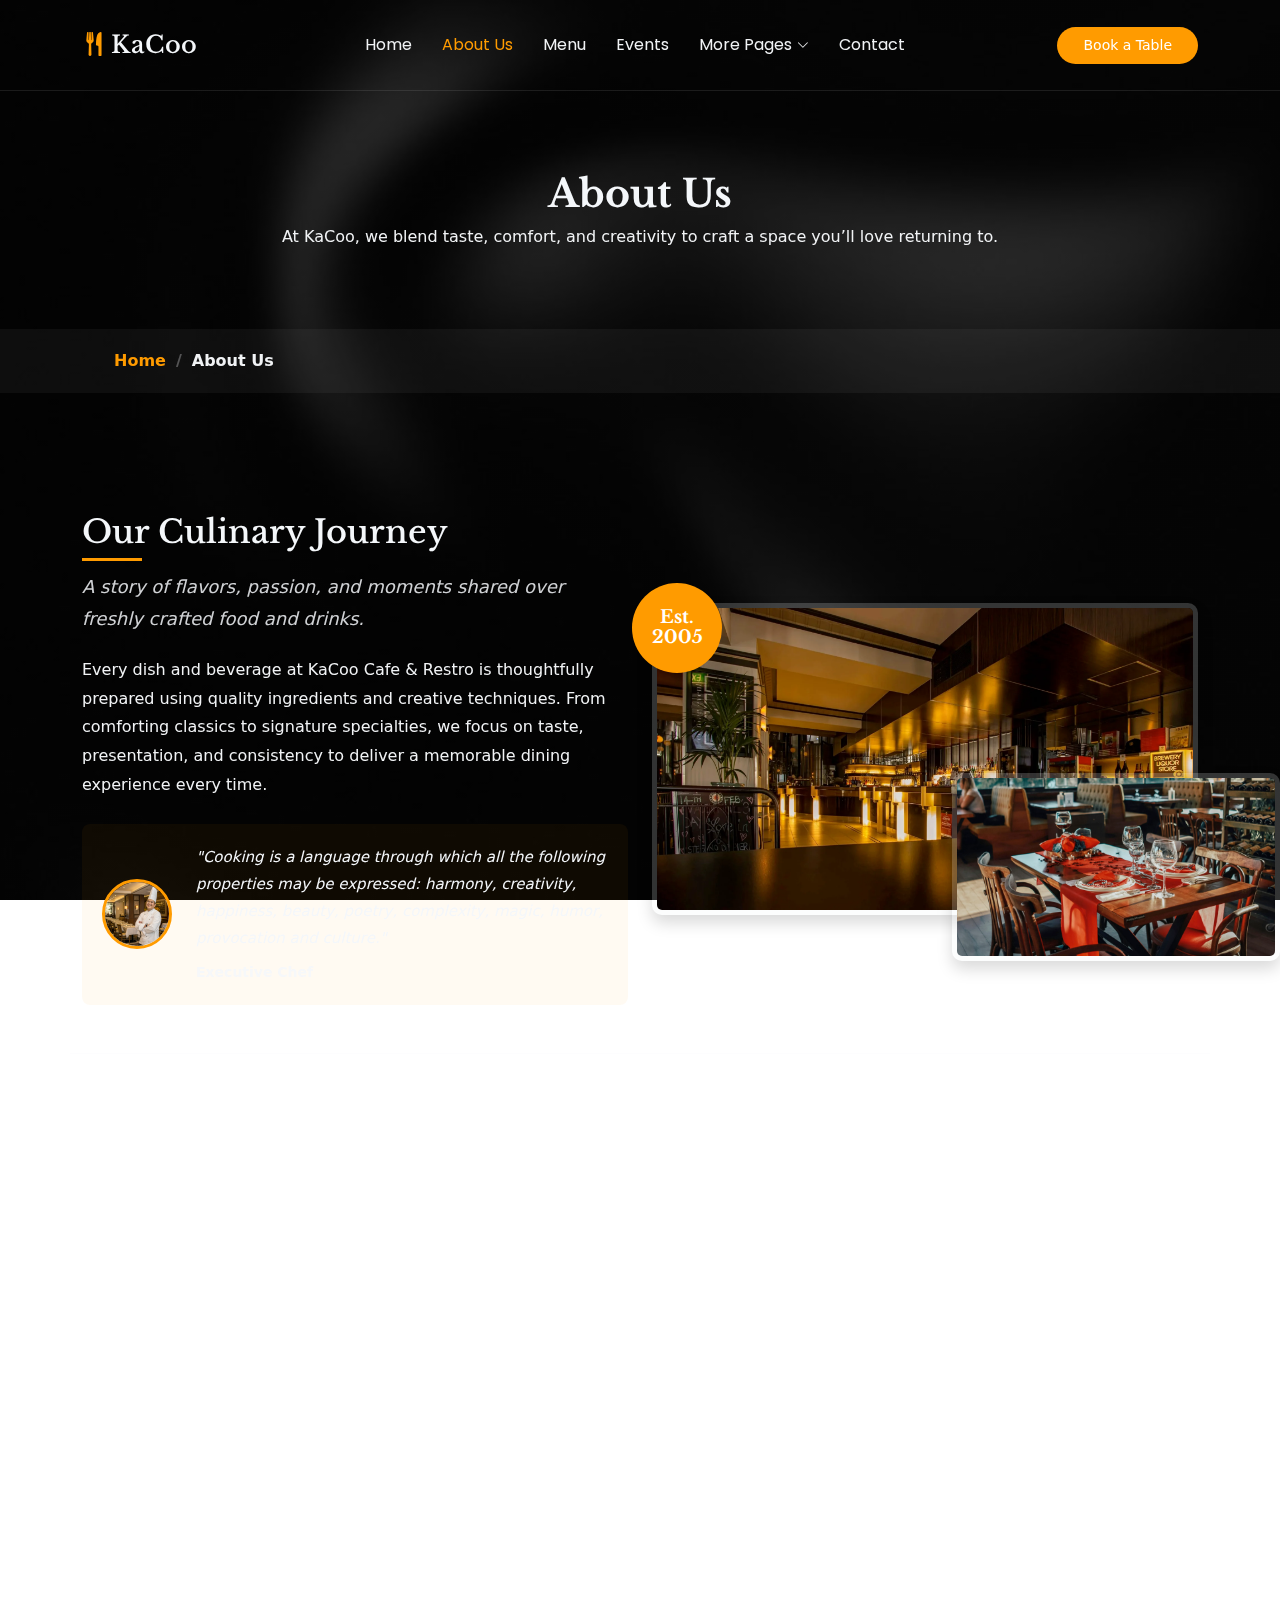
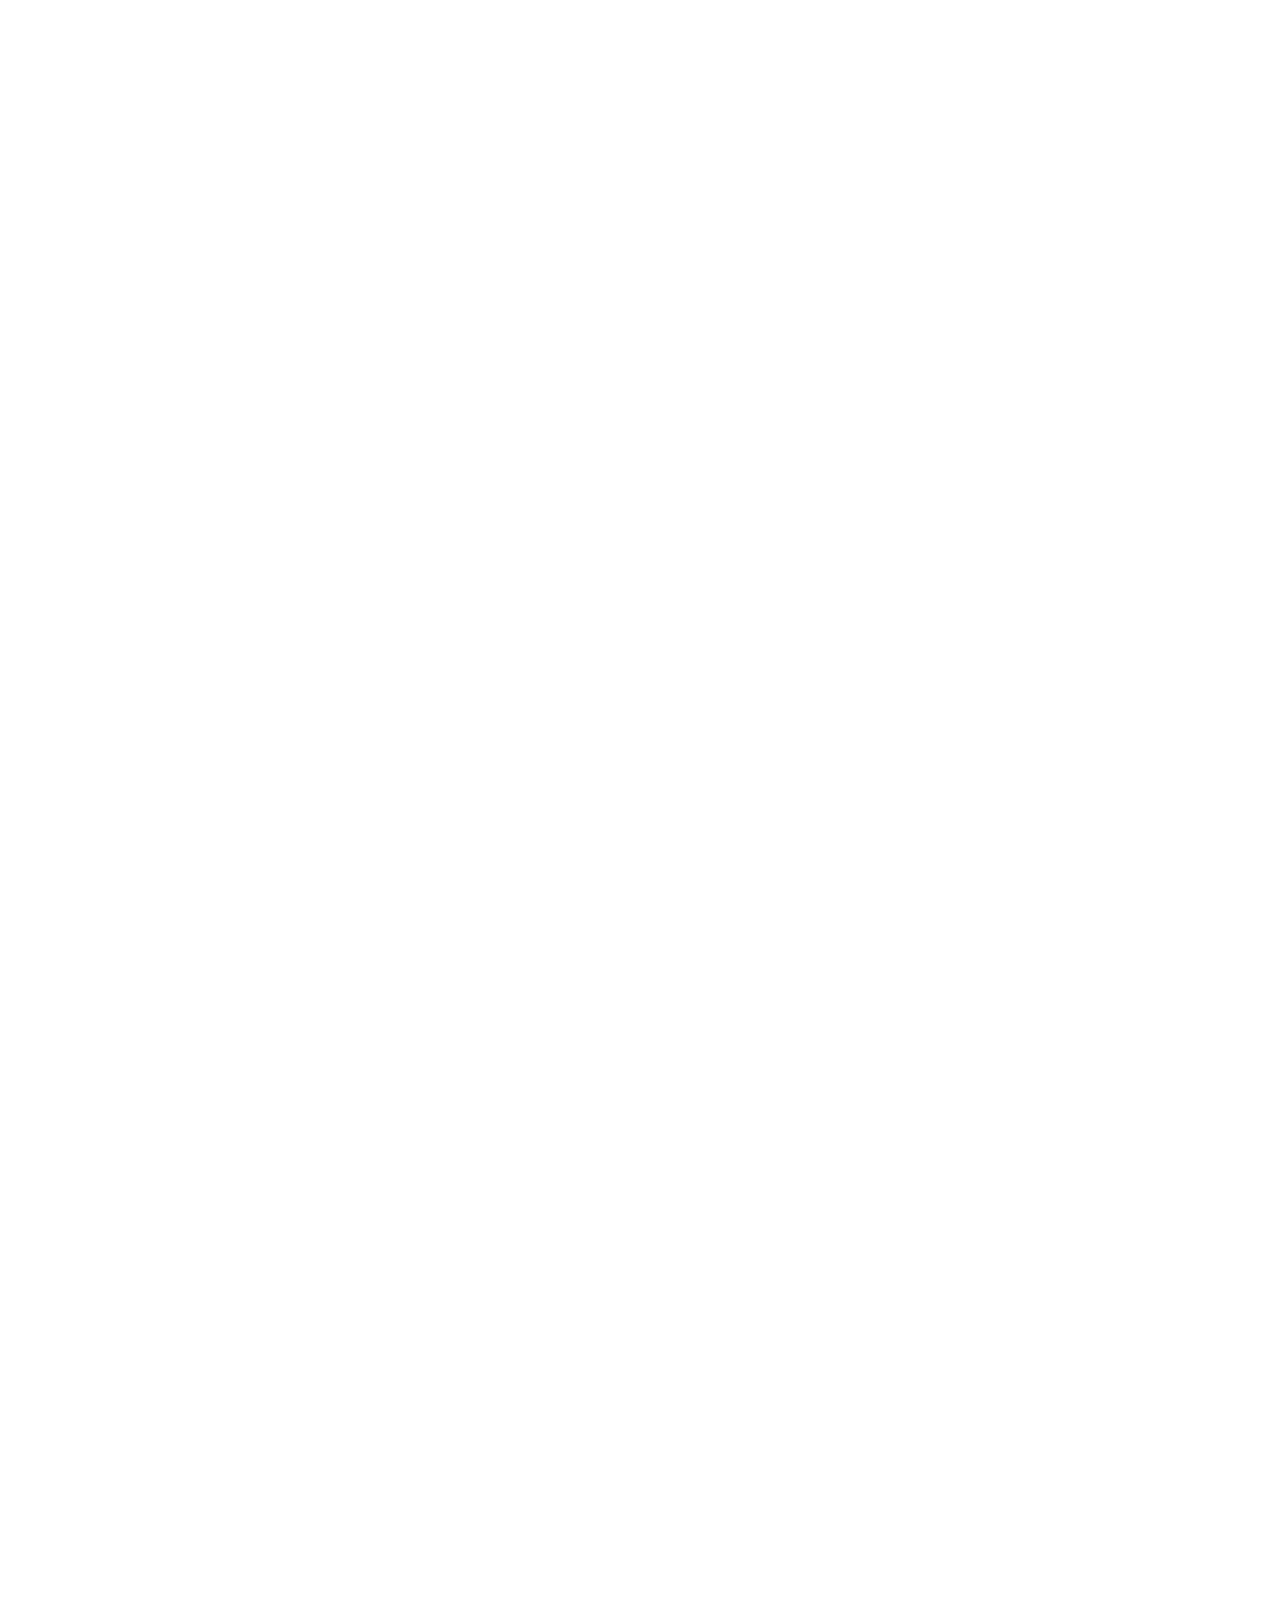
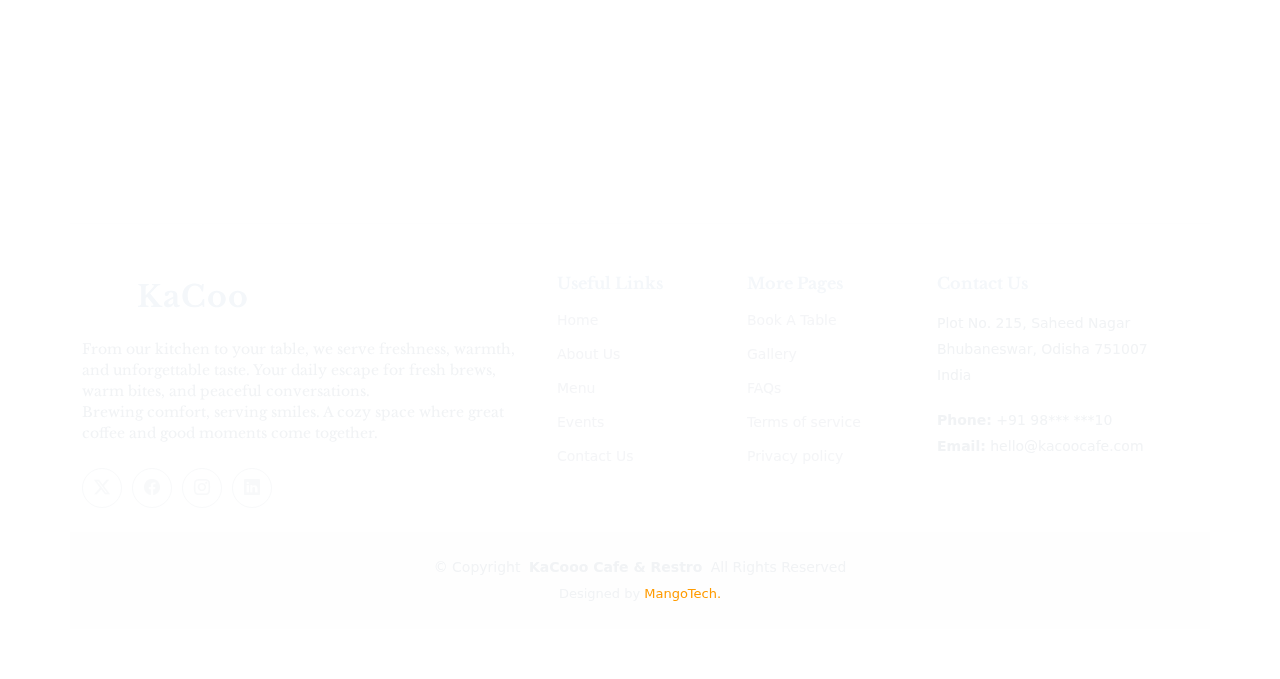
<file: pages/about.html>
<!DOCTYPE html>
<html lang="en">

<head>
    <meta charset="UTF-8" />
    <meta name="viewport" content="width=device-width, initial-scale=1.0" />
    
    <!-- Primary SEO Tags -->
    <title>KaCoo Cafe & Restro | About Us | Best Cafe for Coffee, Food & Cozy Dining</title>
    <meta name="description" content="KaCoo Cafe & Restro offers freshly brewed coffee, delicious food, cozy ambience, and a perfect place for friends, couples, and corporate gatherings. Visit us for a delightful dining experience." />
    <meta name="keywords" content="KaCoo Cafe, cafe and restro, best cafe in Bhubaneswar, coffee shop, restaurant, food and beverages, cafe near me, cozy cafe, couple friendly cafe, corporate dining" />
    <meta name="author" content="KaCoo Cafe & Restro" />
    <meta name="robots" content="index, follow" />

    <link rel="icon" href="../assets/images/icon.png" />

    <!-- Fonts -->
    <link href="https://fonts.googleapis.com" rel="preconnect" />
    <link href="https://fonts.gstatic.com" rel="preconnect" crossorigin />
    <link
        href="https://fonts.googleapis.com/css2?family=Roboto:ital,wght@0,100;0,300;0,400;0,500;0,700;0,900;1,100;1,300;1,400;1,500;1,700;1,900&family=Poppins:ital,wght@0,100;0,200;0,300;0,400;0,500;0,600;0,700;0,800;0,900;1,100;1,200;1,300;1,400;1,500;1,600;1,700;1,800;1,900&family=Libre+Baskerville:ital,wght@0,400;0,700;1,400;1,700&display=swap"
        rel="stylesheet" />

    <!-- Vendor CSS Files -->
    <link href="../assets/files/bootstrap/css/bootstrap.min.css" rel="stylesheet" />
    <link href="../assets/files/bootstrap/css/bootstrap.min.css" rel="stylesheet" />
    <link href="../assets/files/bootstrap-icons/bootstrap-icons.css" rel="stylesheet" />
    <link href="../assets/files/aos/aos.css" rel="stylesheet" />
    <link href="../assets/files/swiper/swiper-bundle.min.css" rel="stylesheet" />

    <link rel="stylesheet" href="../assets/css/main.css">
    <link rel="stylesheet" href="../assets/css/style.css" />
</head>

<body class="starter-page-page">
    <header id="header" class="header d-flex align-items-center sticky-top">
        <div class="container position-relative d-flex align-items-center justify-content-between">
            <a href="../index.html" class="logo d-flex align-items-center me-auto me-xl-0">
                <i class="bi bi-fork-knife"></i>
                <h1 class="sitename">KaCoo</h1>
            </a>

            <nav id="navmenu" class="navmenu">
                <ul>
                    <li><a href="../index.html">Home</a></li>
                    <li><a href="./about.html" class="active">About Us</a></li>
                    <li><a href="./menu.html">Menu</a></li>
                    <li><a href="./events.html">Events</a></li>
                    <li class="dropdown">
                        <a href="javascript:void(0)"><span>More Pages</span>
                            <i class="bi bi-chevron-down toggle-dropdown"></i>
                        </a>
                        <ul>
                            <li><a href="./gallery.html">Gallery</a></li>
                            <li><a href="./faq.html">FAQ</a></li>
                            <li><a href="./privacy_and_policy.html">Privacy Policy</a></li>
                            <li><a href="./terms_and_conditions.html">Terms & Conditions</a></li>
                        </ul>
                    </li>
                    <li><a href="./contact.html">Contact</a></li>
                </ul>
                <i class="mobile-nav-toggle d-xl-none bi bi-list"></i>
            </nav>

            <a class="btn-getstarted d-none d-sm-block" href="./book_your_table.html">Book a Table</a>
        </div>
    </header>

    <main class="main">
        <!-- Page Title -->
        <div class="page-title" data-aos="fade">
            <div class="heading">
                <div class="container">
                    <div class="row d-flex justify-content-center text-center">
                        <div class="col-lg-8">
                            <h1>About Us</h1>
                            <p class="mb-0">At KaCoo, we blend taste, comfort, and creativity to craft a space you’ll
                                love returning to.</p>
                        </div>
                    </div>
                </div>
            </div>
            <nav class="breadcrumbs">
                <div class="container">
                    <ol>
                        <li><a href="../index.html">Home</a></li>
                        <li class="current">About Us</li>
                    </ol>
                </div>
            </nav>
        </div>
        <!-- End Page Title -->
        <!-- About Section -->
        <section id="about" class="about section">
            <div class="container" data-aos="fade-up" data-aos-delay="100">
                <div class="row align-items-center gy-4">
                    <div class="col-lg-6" data-aos="fade-up" data-aos-delay="200">
                        <div class="about-content">
                            <h3>Our Culinary Journey</h3>
                            <p class="fst-italic">A story of flavors, passion, and moments shared over freshly crafted food and drinks.</p>
                            <p>Every dish and beverage at KaCoo Cafe & Restro is thoughtfully prepared using quality ingredients and creative techniques. From comforting classics to signature specialties, we focus on taste, presentation, and consistency to deliver a memorable dining experience every time.</p>
                            <div class="chef-signature mt-4">
                                <div class="row align-items-center">
                                    <div class="col-auto">
                                        <img src="../assets/images/chef-1.webp" class="chef-avatar rounded-circle"
                                            alt="Chef Portrait">
                                    </div>
                                    <div class="col">
                                        <p class="chef-message mb-2">"Cooking is a language through which all the
                                            following properties may be expressed: harmony, creativity, happiness,
                                            beauty, poetry, complexity, magic, humor, provocation and culture."</p>
                                        <p class="chef-name">Executive Chef</p>
                                    </div>
                                </div>
                            </div>
                        </div>
                    </div>

                    <div class="col-lg-6" data-aos="zoom-in" data-aos-delay="300">
                        <div class="about-image-wrapper">
                            <img src="../assets/images/showcase-4.webp" class="img-fluid main-image shadow"
                                alt="Restaurant Interior">
                            <img src="../assets/images/showcase-2.webp" class="img-fluid accent-image shadow"
                                alt="Chef Preparing Food">
                            <span
                                class="establishment-year d-flex align-items-center justify-content-center text-center">Est.
                                2005</span>
                        </div>
                    </div>
                </div>

                <div class="row mt-5 pt-4 features-section">
                    <div class="col-lg-3 col-md-6 mb-4" data-aos="fade-up" data-aos-delay="200">
                        <div class="feature-box">
                            <div class="feature-icon">
                                <i class="bi bi-award"></i>
                            </div>
                            <h4>Award Winning</h4>
                            <p>Lorem ipsum dolor sit amet, consectetur adipiscing elit. Suspendisse varius enim in eros.
                            </p>
                        </div>
                    </div>

                    <div class="col-lg-3 col-md-6 mb-4" data-aos="fade-up" data-aos-delay="300">
                        <div class="feature-box">
                            <div class="feature-icon">
                                <i class="bi bi-egg-fried"></i>
                            </div>
                            <h4>Fresh Ingredients</h4>
                            <p>Duis aute irure dolor in reprehenderit in voluptate velit esse cillum dolore eu fugiat
                                nulla.</p>
                        </div>
                    </div>

                    <div class="col-lg-3 col-md-6 mb-4" data-aos="fade-up" data-aos-delay="400">
                        <div class="feature-box">
                            <div class="feature-icon">
                                <i class="bi bi-people"></i>
                            </div>
                            <h4>Expert Team</h4>
                            <p>Excepteur sint occaecat cupidatat non proident, sunt in culpa qui officia deserunt
                                mollit.</p>
                        </div>
                    </div>

                    <div class="col-lg-3 col-md-6 mb-4" data-aos="fade-up" data-aos-delay="500">
                        <div class="feature-box">
                            <div class="feature-icon">
                                <i class="bi bi-heart"></i>
                            </div>
                            <h4>Cooked with Love</h4>
                            <p>Ut enim ad minim veniam, quis nostrud exercitation ullamco laboris nisi ut aliquip ex ea
                                commodo.</p>
                        </div>
                    </div>
                </div>

                <div class="row mt-3">
                    <div class="col-lg-12" data-aos="fade-up" data-aos-delay="200">
                        <div class="stats-container">
                            <div class="stat-item">
                                <span class="stat-number"><span data-purecounter-start="0" data-purecounter-end="15"
                                        data-purecounter-duration="0" class="purecounter">15</span>+</span>
                                <p class="stat-label">Years Experience</p>
                            </div>

                            <div class="stat-item">
                                <span class="stat-number"><span data-purecounter-start="0" data-purecounter-end="5"
                                        data-purecounter-duration="0" class="purecounter">5</span></span>
                                <p class="stat-label">Expert Chefs</p>
                            </div>

                            <div class="stat-item">
                                <span class="stat-number"><span data-purecounter-start="0" data-purecounter-end="3"
                                        data-purecounter-duration="0" class="purecounter">3</span></span>
                                <p class="stat-label">Culinary Awards</p>
                            </div>

                            <div class="stat-item">
                                <span class="stat-number"><span data-purecounter-start="0" data-purecounter-end="15000"
                                        data-purecounter-duration="0" class="purecounter">15000</span>+</span>
                                <p class="stat-label">Happy Customers</p>
                            </div>
                        </div>
                    </div>
                </div>
            </div>
        </section>
        <!-- /About Section -->

        <!-- Location Section -->
        <section id="location" class="location section">
            <!-- Section Title -->
            <div class="container section-title" data-aos="fade-up">
                <h2>Location</h2>
                <p>Find us in a convenient and welcoming spot, perfect for a quick coffee break or a relaxed dining experience.</p>
            </div>
            <!-- End Section Title -->

            <div class="container" data-aos="fade-up" data-aos-delay="100">
                <div class="row g-4">
                    <div class="col-lg-6" data-aos="fade-right" data-aos-delay="200">
                        <div class="map-container">
                            <iframe
                                src="https://www.google.com/maps/embed?pb=!1m18!1m12!1m3!1d3022.684949335945!2d-73.98658242357565!3d40.75853057126168!2m3!1f0!2f0!3f0!3m2!1i1024!2i768!4f13.1!3m3!1m2!1s0x0%3A0x0!2zNDDCsDQ1JzMwLjciTiA3M8KwNTknMDcuNyJX!5e0!3m2!1sen!2sus!4v1654321234567!5m2!1sen!2sus"
                                width="100%" height="100%" style="border:0;" allowfullscreen="" loading="lazy"
                                referrerpolicy="no-referrer-when-downgrade"></iframe>
                        </div>
                    </div>

                    <div class="col-lg-6" data-aos="fade-left" data-aos-delay="200">
                        <div class="info-container">
                            <div class="section-header">
                                <h2>Find Us</h2>
                                <p>Visit Us Today</p>
                            </div>

                            <div class="info-card" data-aos="fade-up" data-aos-delay="300">
                                <div class="info-icon">
                                    <i class="bi bi-geo-alt"></i>
                                </div>
                                <div class="info-content">
                                    <h3>Our Location</h3>
                                    <p>123 Culinary Avenue, Manhattan, NY 10001 <br>
                                    Bhubaneswar, Odisha 751007</p>
                                </div>
                            </div>

                            <div class="info-card" data-aos="fade-up" data-aos-delay="400">
                                <div class="info-icon">
                                    <i class="bi bi-telephone"></i>
                                </div>
                                <div class="info-content">
                                    <h3>Reservations</h3>
                                    <p>+91 98*** ***10</p>
                                    <p class="small-text">We recommend making reservations at least 48 hours in advance
                                    </p>
                                </div>
                            </div>

                            <div class="info-card" data-aos="fade-up" data-aos-delay="500">
                                <div class="info-icon">
                                    <i class="bi bi-clock"></i>
                                </div>
                                <div class="info-content">
                                    <h3>Hours</h3>
                                    <div class="hours-grid">
                                        <div class="day">Monday - Thursday</div>
                                        <div class="time">11:00 AM - 10:00 PM</div>

                                        <div class="day">Friday - Saturday</div>
                                        <div class="time">11:00 AM - 11:30 PM</div>

                                        <div class="day">Sunday</div>
                                        <div class="time">10:00 AM - 9:00 PM</div>

                                        <div class="day">Brunch Hours</div>
                                        <div class="time">Sat &amp; Sun, 10:00 AM - 2:00 PM</div>
                                    </div>
                                </div>
                            </div>

                            <div class="cta-wrapper" data-aos="fade-up" data-aos-delay="600">
                                <a href="./book_your_table.html" class="btn-book">Make a Reservation</a>
                                <a href="./contact.html" class="btn-contact">Contact Us</a>
                            </div>
                        </div>
                    </div>
                </div>
            </div>
        </section>
        <!-- /Location Section -->

        <!-- Testimonials Section -->
        <section id="testimonials" class="testimonials section">
            <!-- Section Title -->
            <div class="container section-title" data-aos="fade-up">
                <h2>Testimonials</h2>
                <p>Necessitatibus eius consequatur ex aliquid fuga eum quidem sint consectetur velit</p>
            </div>
            <!-- End Section Title -->
            <div class="container" data-aos="fade-up" data-aos-delay="100">
                <div class="swiper init-swiper">
                    <script type="application/json" class="swiper-config">
                        {
                        "loop": true,
                        "speed": 600,
                        "autoplay": {
                            "delay": 5000
                        },
                        "slidesPerView": "auto",
                        "pagination": {
                            "el": ".swiper-pagination",
                            "type": "bullets",
                            "clickable": true
                        },
                        "breakpoints": {
                            "320": {
                            "slidesPerView": 1,
                            "spaceBetween": 40
                            },
                            "1200": {
                            "slidesPerView": 3,
                            "spaceBetween": 1
                            }
                        }
                        }
                    </script>
                    <div class="swiper-wrapper">
                        <div class="swiper-slide">
                            <div class="testimonial-item">
                                <div class="stars">
                                    <i class="bi bi-star-fill"></i><i class="bi bi-star-fill"></i><i
                                        class="bi bi-star-fill"></i><i class="bi bi-star-fill"></i><i
                                        class="bi bi-star-fill"></i>
                                </div>
                                <p>
                                    Proin iaculis purus consequat sem cure digni ssim donec porttitora entum suscipit
                                    rhoncus. Accusantium quam, ultricies eget id, aliquam eget nibh et. Maecen aliquam,
                                    risus at semper.
                                </p>
                                <div class="profile mt-auto">
                                    <img src="../assets/images/person/person-m-9.webp" class="testimonial-img" alt="">
                                    <h3>Saul Goodman</h3>
                                    <h4>Ceo &amp; Founder</h4>
                                </div>
                            </div>
                        </div>
                        <!-- End testimonial item -->
                        <div class="swiper-slide">
                            <div class="testimonial-item">
                                <div class="stars">
                                    <i class="bi bi-star-fill"></i><i class="bi bi-star-fill"></i><i
                                        class="bi bi-star-fill"></i><i class="bi bi-star-fill"></i><i
                                        class="bi bi-star-fill"></i>
                                </div>
                                <p>
                                    Export tempor illum tamen malis malis eram quae irure esse labore quem cillum quid
                                    cillum eram malis quorum velit fore eram velit sunt aliqua noster fugiat irure amet
                                    legam anim culpa.
                                </p>
                                <div class="profile mt-auto">
                                    <img src="../assets/images/person/person-f-5.webp" class="testimonial-img" alt="">
                                    <h3>Sara Wilsson</h3>
                                    <h4>Designer</h4>
                                </div>
                            </div>
                        </div>
                        <!-- End testimonial item -->
                        <div class="swiper-slide">
                            <div class="testimonial-item">
                                <div class="stars">
                                    <i class="bi bi-star-fill"></i><i class="bi bi-star-fill"></i><i
                                        class="bi bi-star-fill"></i><i class="bi bi-star-fill"></i><i
                                        class="bi bi-star-fill"></i>
                                </div>
                                <p>
                                    Enim nisi quem export duis labore cillum quae magna enim sint quorum nulla quem
                                    veniam duis minim tempor labore quem eram duis noster aute amet eram fore quis sint
                                    minim.
                                </p>
                                <div class="profile mt-auto">
                                    <img src="../assets/images/person/person-f-12.webp" class="testimonial-img" alt="">
                                    <h3>Jena Karlis</h3>
                                    <h4>Store Owner</h4>
                                </div>
                            </div>
                        </div>
                        <!-- End testimonial item -->
                        <div class="swiper-slide">
                            <div class="testimonial-item">
                                <div class="stars">
                                    <i class="bi bi-star-fill"></i><i class="bi bi-star-fill"></i><i
                                        class="bi bi-star-fill"></i><i class="bi bi-star-fill"></i><i
                                        class="bi bi-star-fill"></i>
                                </div>
                                <p>
                                    Fugiat enim eram quae cillum dolore dolor amet nulla culpa multos export minim
                                    fugiat minim velit minim dolor enim duis veniam ipsum anim magna sunt elit fore quem
                                    dolore labore illum veniam.
                                </p>
                                <div class="profile mt-auto">
                                    <img src="../assets/images/person/person-m-12.webp" class="testimonial-img" alt="">
                                    <h3>Matt Brandon</h3>
                                    <h4>Freelancer</h4>
                                </div>
                            </div>
                        </div>
                        <!-- End testimonial item -->
                        <div class="swiper-slide">
                            <div class="testimonial-item">
                                <div class="stars">
                                    <i class="bi bi-star-fill"></i><i class="bi bi-star-fill"></i><i
                                        class="bi bi-star-fill"></i><i class="bi bi-star-fill"></i><i
                                        class="bi bi-star-fill"></i>
                                </div>
                                <p>
                                    Quis quorum aliqua sint quem legam fore sunt eram irure aliqua veniam tempor noster
                                    veniam enim culpa labore duis sunt culpa nulla illum cillum fugiat legam esse veniam
                                    culpa fore nisi cillum quid.
                                </p>
                                <div class="profile mt-auto">
                                    <img src="../assets/images/person/person-m-13.webp" class="testimonial-img" alt="">
                                    <h3>John Larson</h3>
                                    <h4>Entrepreneur</h4>
                                </div>
                            </div>
                        </div>
                        <!-- End testimonial item -->
                    </div>
                    <div class="swiper-pagination"></div>
                </div>
            </div>
        </section>
        <!-- /Testimonials Section -->
    </main>

    <footer id="footer" class="footer">
        <div class="container footer-top">
            <div class="row gy-4">
                <div class="col-lg-5 col-md-12 footer-about">
                    <a href="../index.html" class="logo d-flex align-items-center">
                        <img src="../assets/images/icon.png" alt="">
                        <span class="sitename">KaCoo</span>
                    </a>
                    <p>From our kitchen to your table, we serve freshness, warmth, and unforgettable taste. Your daily
                        escape for fresh brews, warm bites, and peaceful conversations. <br>
                        Brewing comfort, serving smiles. A cozy space where great coffee and good moments come together.
                    </p>
                    <div class="social-links d-flex mt-4">
                        <a href=""><i class="bi bi-twitter-x"></i></a>
                        <a href=""><i class="bi bi-facebook"></i></a>
                        <a href=""><i class="bi bi-instagram"></i></a>
                        <a href=""><i class="bi bi-linkedin"></i></a>
                    </div>
                </div>

                <div class="col-lg-2 col-6 footer-links">
                    <h4>Useful Links</h4>
                    <ul>
                        <li><a href="../index.html">Home</a></li>
                        <li><a href="./about.html">About Us</a></li>
                        <li><a href="./menu.html">Menu</a></li>                        
                        <li><a href="./events.html">Events</a></li>                        
                        <li><a href="./contact.html">Contact Us</a></li>                        
                    </ul>
                </div>

                <div class="col-lg-2 col-6 footer-links">
                    <h4>More Pages</h4>
                    <ul>
                        <li><a href="./book_your_table.html">Book A Table</a></li>
                        <li><a href="./gallery.html">Gallery</a></li>
                        <li><a href="./faq.html">FAQs</a></li>
                        <li><a href="./terms_and_conditions.html">Terms of service</a></li>
                        <li><a href="./privacy_and_policy.html">Privacy policy</a></li>
                    </ul>
                </div>

                <div class="col-lg-3 col-md-12 footer-contact text-center text-md-start">
                    <h4>Contact Us</h4>
                    <p>Plot No. 215, Saheed Nagar</p>
                    <p>Bhubaneswar, Odisha 751007</p>
                    <p>India</p>
                    <p class="mt-4"><strong>Phone:</strong> <span>+91 98*** ***10</span></p>
                    <p><strong>Email:</strong> <span>hello@kacoocafe.com</span></p>
                </div>

            </div>
        </div>
        <div class="container copyright text-center mt-4">
            <p>© <span>Copyright</span> <strong class="px-1 sitename">KaCooo Cafe & Restro</strong> <span>All Rights
                    Reserved</span></p>
            <div class="credits">
                Designed by <a href="#">MangoTech.</a>
            </div>
        </div>
    </footer>

    <!-- Scroll Top -->
    <a href="#" id="scroll-top" class="scroll-top d-flex align-items-center justify-content-center"><i
            class="bi bi-arrow-up-short"></i></a>

    <!-- Preloader -->
    <div id="preloader"></div>

    <!-- Vendor JS Files -->
    <script src="../assets/files/bootstrap/js/bootstrap.bundle.min.js"></script>
    <!-- <script src="../assets/files/php-email-form/validate.js"></script> -->
    <script src="../assets/files/aos/aos.js"></script>
    <script src="../assets/files/swiper/swiper-bundle.min.js"></script>
    <script src="../assets/files/purecounter/purecounter_vanilla.js"></script>
    <script src="../assets/files/imagesloaded/imagesloaded.pkgd.min.js"></script>
    <script src="../assets/files/isotope-layout/isotope.pkgd.min.js"></script>

    <!-- Main JS File -->
    <script src="../assets/js/main.js"></script>
    <script src="../assets/js/script.js"></script>
</body>

</html>
</file>
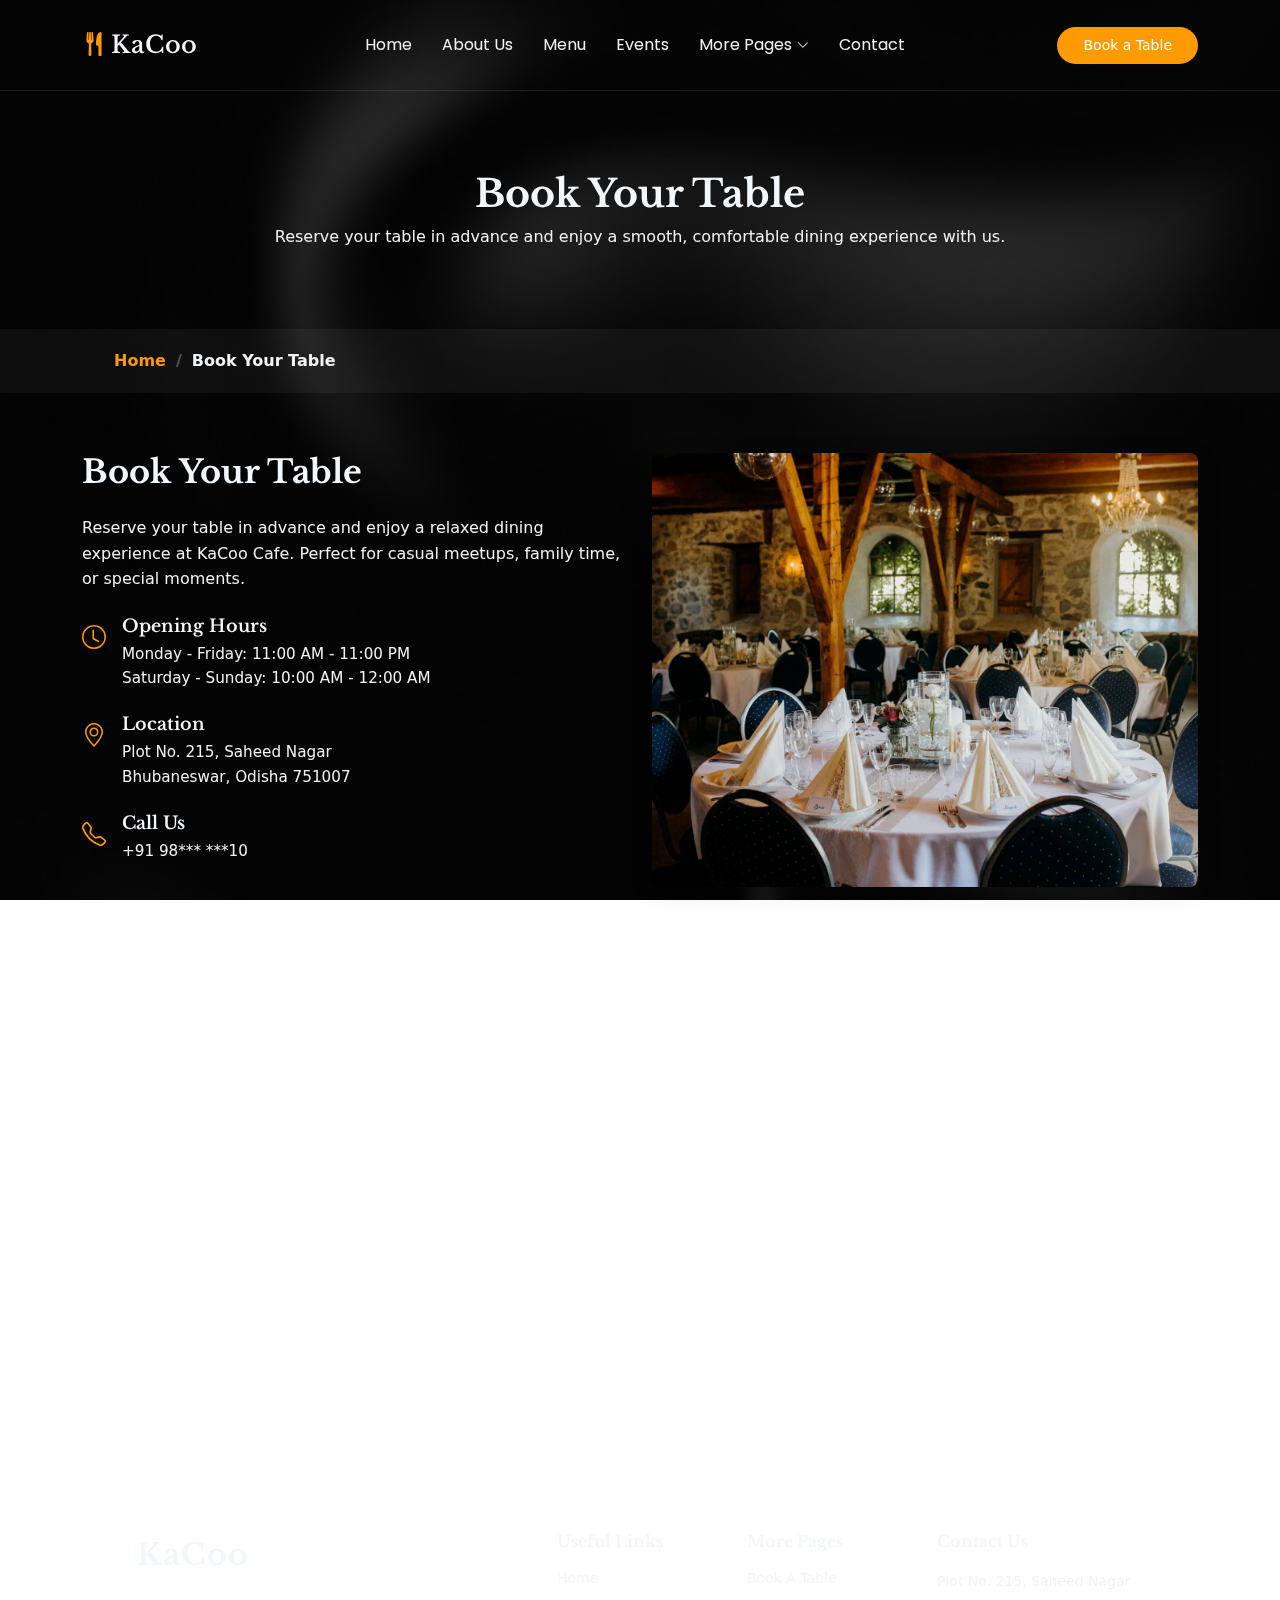
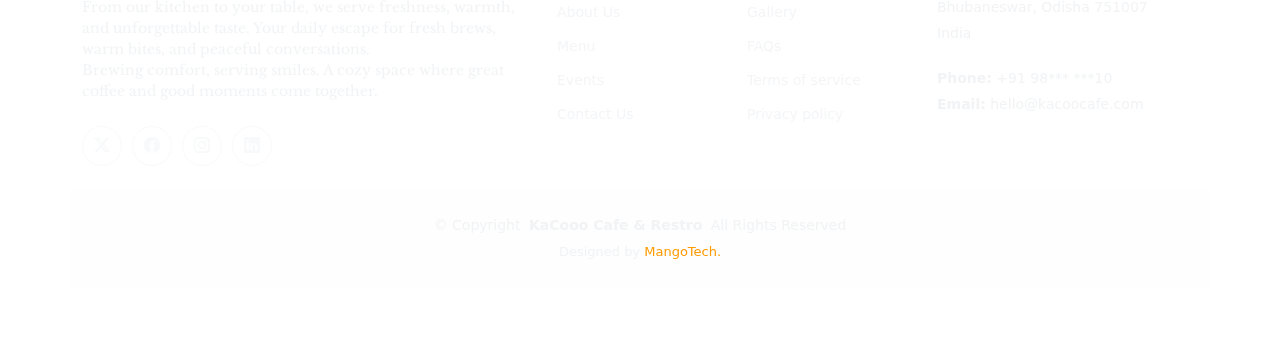
<file: pages/book_your_table.html>
<!DOCTYPE html>
<html lang="en">

<head>
    <meta charset="UTF-8" />
    <meta name="viewport" content="width=device-width, initial-scale=1.0" />
    <title>KaCoo Cafe</title>
    <link rel="icon" href="./assets/images/logo.png" />

    <!-- Fonts -->
    <link href="https://fonts.googleapis.com" rel="preconnect" />
    <link href="https://fonts.gstatic.com" rel="preconnect" crossorigin />
    <link
        href="https://fonts.googleapis.com/css2?family=Roboto:ital,wght@0,100;0,300;0,400;0,500;0,700;0,900;1,100;1,300;1,400;1,500;1,700;1,900&family=Poppins:ital,wght@0,100;0,200;0,300;0,400;0,500;0,600;0,700;0,800;0,900;1,100;1,200;1,300;1,400;1,500;1,600;1,700;1,800;1,900&family=Libre+Baskerville:ital,wght@0,400;0,700;1,400;1,700&display=swap"
        rel="stylesheet" />

    <!-- Vendor CSS Files -->
    <link href="../assets/files/bootstrap/css/bootstrap.min.css" rel="stylesheet" />
    <link href="../assets/files/bootstrap/css/bootstrap.min.css" rel="stylesheet" />
    <link href="../assets/files/bootstrap-icons/bootstrap-icons.css" rel="stylesheet" />
    <link href="../assets/files/aos/aos.css" rel="stylesheet" />
    <link href="../assets/files/swiper/swiper-bundle.min.css" rel="stylesheet" />

    <link rel="stylesheet" href="../assets/css/main.css">
    <link rel="stylesheet" href="../assets/css/style.css" />
</head>

<body class="starter-page-page">
    <header id="header" class="header d-flex align-items-center sticky-top">
        <div class="container position-relative d-flex align-items-center justify-content-between">
            <a href="../index.html" class="logo d-flex align-items-center me-auto me-xl-0">
                <i class="bi bi-fork-knife"></i>
                <h1 class="sitename">KaCoo</h1>
            </a>

            <nav id="navmenu" class="navmenu">
                <ul>
                    <li><a href="../index.html">Home</a></li>
                    <li><a href="./about.html">About Us</a></li>
                    <li><a href="./menu.html">Menu</a></li>
                    <li><a href="./events.html">Events</a></li>
                    <li class="dropdown">
                        <a href="javascript:void(0)"><span>More Pages</span>
                            <i class="bi bi-chevron-down toggle-dropdown"></i>
                        </a>
                        <ul>
                            <li><a href="./gallery.html">Gallery</a></li>
                            <li><a href="./faq.html">FAQ</a></li>
                            <li><a href="./privacy_and_policy.html">Privacy Policy</a></li>
                            <li><a href="./terms_and_conditions.html">Terms & Conditions</a></li>
                        </ul>
                    </li>
                    <li><a href="./contact.html">Contact</a></li>
                </ul>
                <i class="mobile-nav-toggle d-xl-none bi bi-list"></i>
            </nav>

            <a class="btn-getstarted d-none d-sm-block" href="./book_your_table.html">Book a Table</a>
        </div>
    </header>

    <main class="main">
        <!-- Page Title -->
        <div class="page-title" data-aos="fade">
            <div class="heading">
                <div class="container">
                    <div class="row d-flex justify-content-center text-center">
                        <div class="col-lg-8">
                            <h1>Book Your Table</h1>
                            <p class="mb-0">Reserve your table in advance and enjoy a smooth, comfortable dining experience with us.</p>
                        </div>
                    </div>
                </div>
            </div>
            <nav class="breadcrumbs">
                <div class="container">
                    <ol>
                        <li><a href="../index.html">Home</a></li>
                        <li class="current">Book Your Table</li>
                    </ol>
                </div>
            </nav>
        </div>
        <!-- End Page Title -->

        <!-- Book A Table Section -->
        <section id="book-a-table" class="book-a-table section">
            <div class="container" data-aos="fade-up" data-aos-delay="100">
                <div class="row gy-5 mb-5">
                    <div class="col-lg-6" data-aos="fade-right" data-aos-delay="200">
                        <div class="reservation-info">
                            <div class="text-content">
                                <h3>Book Your Table</h3>
                                <p>Reserve your table in advance and enjoy a relaxed dining experience at KaCoo Cafe. Perfect for casual meetups, family time, or special moments.</p>

                                <div class="reservation-details mt-4">
                                    <div class="detail-item">
                                        <i class="bi bi-clock"></i>
                                        <div>
                                            <h5>Opening Hours</h5>
                                            <p>Monday - Friday: 11:00 AM - 11:00 PM<br>
                                                Saturday - Sunday: 10:00 AM - 12:00 AM</p>
                                        </div>
                                    </div>

                                    <div class="detail-item">
                                        <i class="bi bi-geo-alt"></i>
                                        <div>
                                            <h5>Location</h5>
                                            <p>Plot No. 215, Saheed Nagar<br>
                                                Bhubaneswar, Odisha 751007</p>
                                        </div>
                                    </div>

                                    <div class="detail-item">
                                        <i class="bi bi-telephone"></i>
                                        <div>
                                            <h5>Call Us</h5>
                                            <p>+91 98*** ***10</p>
                                        </div>
                                    </div>
                                </div>
                            </div>
                        </div>
                    </div>

                    <div class="col-lg-6" data-aos="fade-left" data-aos-delay="300">
                        <div class="reservation-image">
                            <img src="../assets/images/showcase-7.webp" alt="Restaurant interior"
                                class="img-fluid rounded">
                        </div>
                    </div>
                </div>

                <div class="row">
                    <div class="col-12" data-aos="fade-up" data-aos-delay="400">
                        <div class="reservation-form-wrapper">
                            <div class="form-header">
                                <h3>Book A Table</h3>
                                <p>Please fill the form below to make a reservation</p>
                            </div>

                            <form action="forms/book-a-table.php" method="post" role="form" class="php-email-form mt-4">
                                <div class="row gy-4">
                                    <div class="col-lg-4 form-group">
                                        <input type="text" name="name" class="form-control" placeholder="Your Name"
                                            required="">
                                    </div>
                                    <div class="col-lg-4 form-group">
                                        <input type="email" class="form-control" name="email" placeholder="Your Email"
                                            required="">
                                    </div>
                                    <div class="col-lg-4 form-group">
                                        <input type="text" class="form-control" name="phone" placeholder="Your Phone"
                                            required="">
                                    </div>
                                    <div class="col-lg-4 form-group">
                                        <select name="people" class="form-select" required="">
                                            <option value="">Number of guests</option>
                                            <option value="1">1 Person</option>
                                            <option value="2">2 People</option>
                                            <option value="3">3 People</option>
                                            <option value="4">4 People</option>
                                            <option value="5">5 People</option>
                                            <option value="6">6+ People</option>
                                        </select>
                                    </div>
                                    <div class="col-lg-4 form-group">
                                        <input type="date" name="date" class="form-control" placeholder="Date"
                                            required="">
                                    </div>
                                    <div class="col-lg-4 form-group">
                                        <input type="time" class="form-control" name="time" id="time" placeholder="Time"
                                            required="">
                                    </div>

                                    <div class="form-group mt-4">
                                        <textarea class="form-control" name="message" rows="3"
                                            placeholder="Special Requests (Optional)"></textarea>
                                    </div>
                                </div>

                                <div class="my-3">
                                    <div class="loading">Loading</div>
                                    <div class="error-message"></div>
                                    <div class="sent-message">Your booking request was sent. We will call back or send
                                        an Email to confirm your reservation. Thank you!</div>
                                </div>

                                <div class="text-center mt-4">
                                    <button type="submit" class="btn-book-table">Book Now</button>
                                </div>
                            </form>
                        </div>
                    </div>
                </div>
            </div>
        </section>
        <!-- /Book A Table Section -->
    </main>

    <footer id="footer" class="footer">
        <div class="container footer-top">
            <div class="row gy-4">
                <div class="col-lg-5 col-md-12 footer-about">
                    <a href="../index.html" class="logo d-flex align-items-center">
                        <img src="../assets/images/icon.png" alt="">
                        <span class="sitename">KaCoo</span>
                    </a>
                    <p>From our kitchen to your table, we serve freshness, warmth, and unforgettable taste. Your daily
                        escape for fresh brews, warm bites, and peaceful conversations. <br>
                        Brewing comfort, serving smiles. A cozy space where great coffee and good moments come together.
                    </p>
                    <div class="social-links d-flex mt-4">
                        <a href=""><i class="bi bi-twitter-x"></i></a>
                        <a href=""><i class="bi bi-facebook"></i></a>
                        <a href=""><i class="bi bi-instagram"></i></a>
                        <a href=""><i class="bi bi-linkedin"></i></a>
                    </div>
                </div>

                <div class="col-lg-2 col-6 footer-links">
                    <h4>Useful Links</h4>
                    <ul>
                        <li><a href="../index.html">Home</a></li>
                        <li><a href="./about.html">About Us</a></li>
                        <li><a href="./menu.html">Menu</a></li>                        
                        <li><a href="./events.html">Events</a></li>                        
                        <li><a href="./contact.html">Contact Us</a></li>                        
                    </ul>
                </div>

                <div class="col-lg-2 col-6 footer-links">
                    <h4>More Pages</h4>
                    <ul>
                        <li><a href="./book_your_table.html">Book A Table</a></li>
                        <li><a href="./gallery.html">Gallery</a></li>
                        <li><a href="./faq.html">FAQs</a></li>
                        <li><a href="./terms_and_conditions.html">Terms of service</a></li>
                        <li><a href="./privacy_and_policy.html">Privacy policy</a></li>
                    </ul>
                </div>

                <div class="col-lg-3 col-md-12 footer-contact text-center text-md-start">
                    <h4>Contact Us</h4>
                    <p>Plot No. 215, Saheed Nagar</p>
                    <p>Bhubaneswar, Odisha 751007</p>
                    <p>India</p>
                    <p class="mt-4"><strong>Phone:</strong> <span>+91 98*** ***10</span></p>
                    <p><strong>Email:</strong> <span>hello@kacoocafe.com</span></p>
                </div>

            </div>
        </div>
        <div class="container copyright text-center mt-4">
            <p>© <span>Copyright</span> <strong class="px-1 sitename">KaCooo Cafe & Restro</strong> <span>All Rights
                    Reserved</span></p>
            <div class="credits">
                Designed by <a href="#">MangoTech.</a>
            </div>
        </div>
    </footer>

    <!-- Scroll Top -->
    <a href="#" id="scroll-top" class="scroll-top d-flex align-items-center justify-content-center"><i
            class="bi bi-arrow-up-short"></i></a>

    <!-- Preloader -->
    <div id="preloader"></div>

    <!-- Vendor JS Files -->
    <script src="../assets/files/bootstrap/js/bootstrap.bundle.min.js"></script>
    <!-- <script src="../assets/files/php-email-form/validate.js"></script> -->
    <script src="../assets/files/aos/aos.js"></script>
    <script src="../assets/files/swiper/swiper-bundle.min.js"></script>
    <script src="../assets/files/purecounter/purecounter_vanilla.js"></script>
    <script src="../assets/files/imagesloaded/imagesloaded.pkgd.min.js"></script>
    <script src="../assets/files/isotope-layout/isotope.pkgd.min.js"></script>

    <!-- Main JS File -->
    <script src="../assets/js/main.js"></script>
    <script src="../assets/js/script.js"></script>
</body>
</html>
</file>
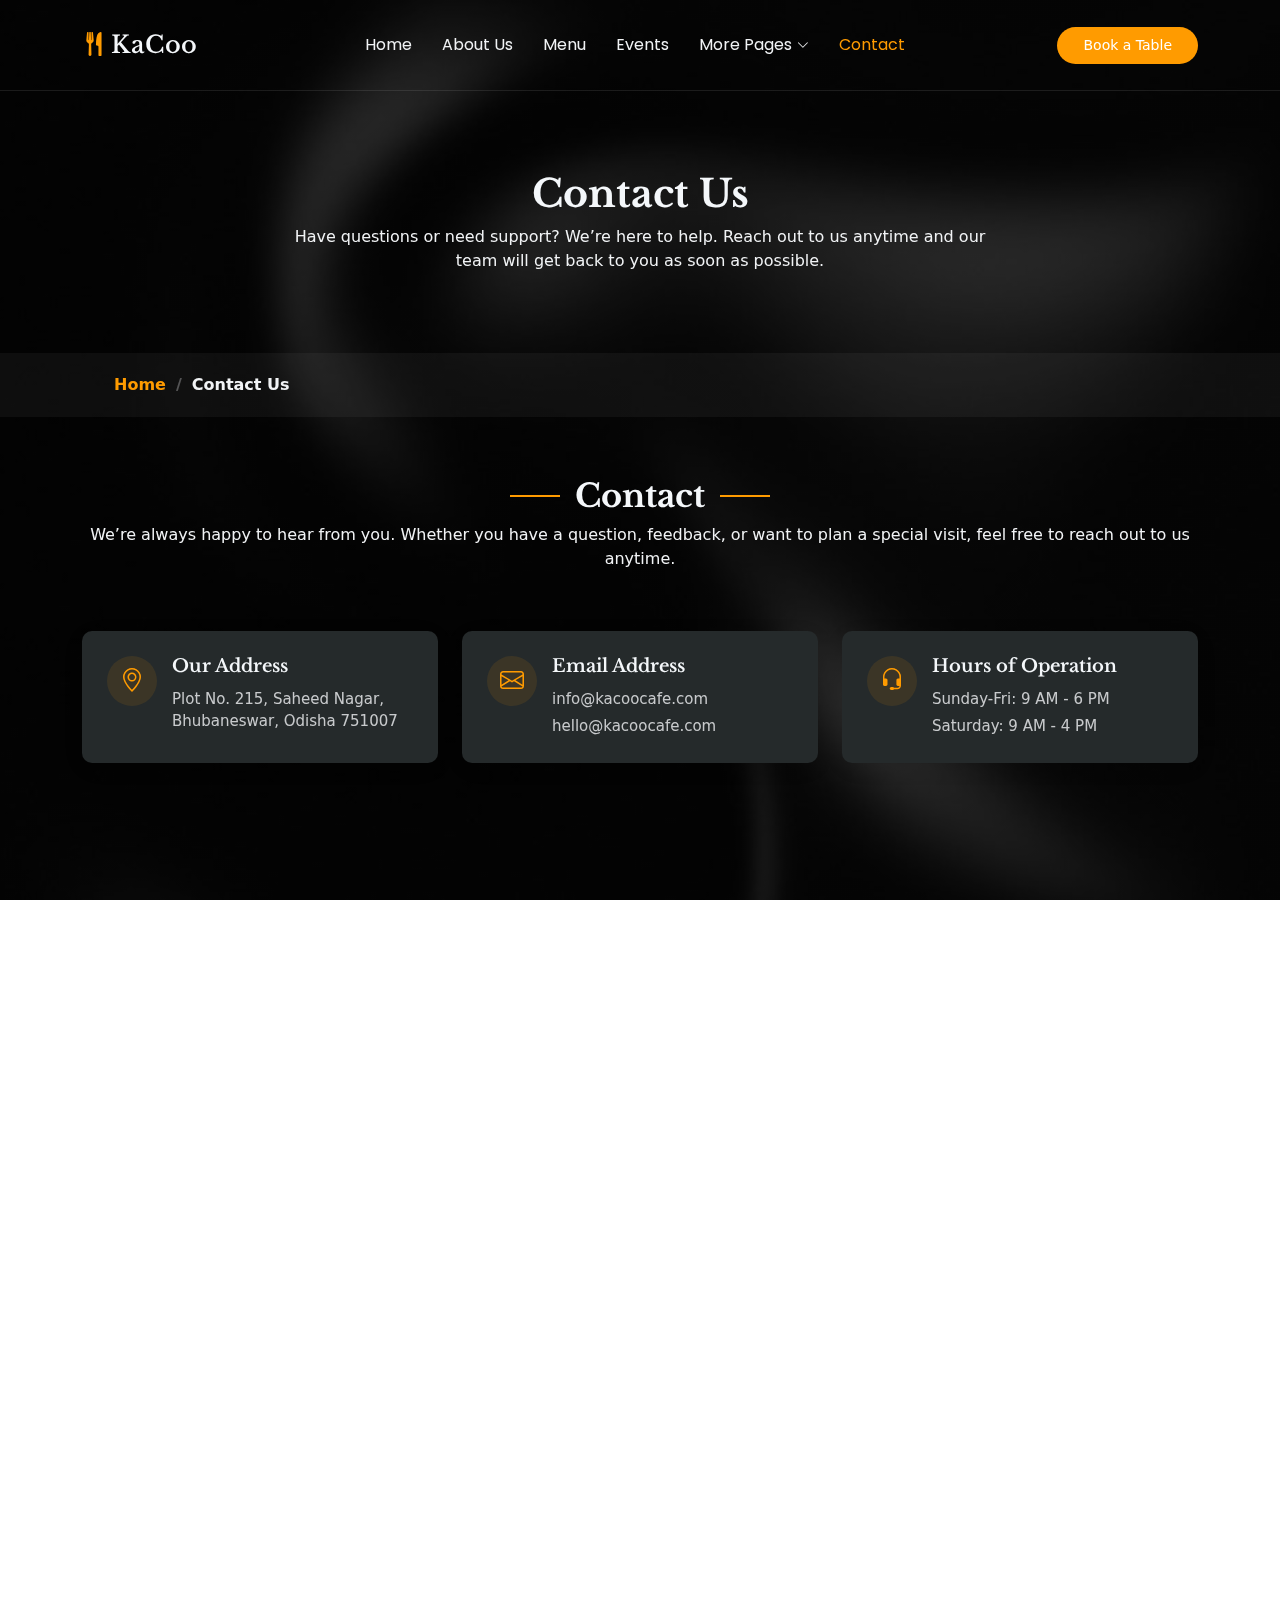
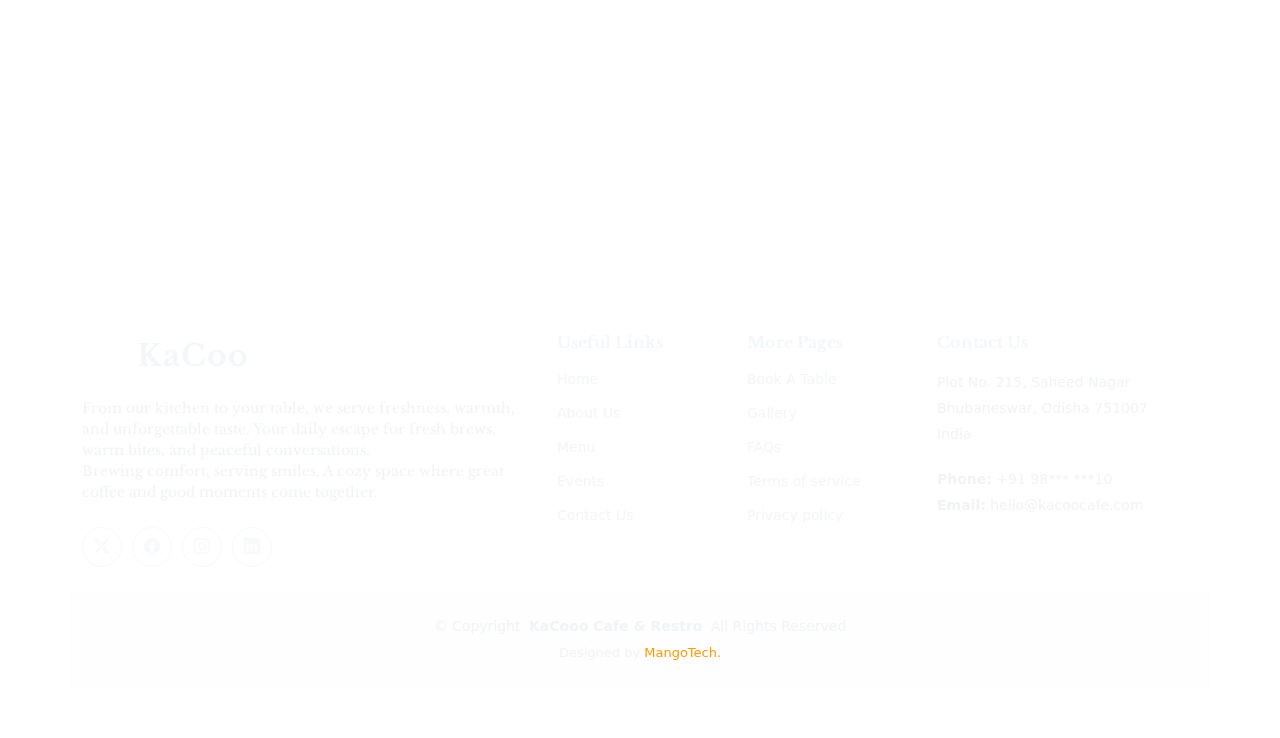
<file: pages/contact.html>
<!DOCTYPE html>
<html lang="en">

<head>
    <meta charset="UTF-8" />
    <meta name="viewport" content="width=device-width, initial-scale=1.0" />
    
    <!-- Primary SEO Tags -->
    <title>KaCoo Cafe & Restro | Contact Us | Best Cafe for Coffee, Food & Cozy Dining</title>
    <meta name="description" content="KaCoo Cafe & Restro offers freshly brewed coffee, delicious food, cozy ambience, and a perfect place for friends, couples, and corporate gatherings. Visit us for a delightful dining experience." />
    <meta name="keywords" content="KaCoo Cafe, cafe and restro, best cafe in Bhubaneswar, coffee shop, restaurant, food and beverages, cafe near me, cozy cafe, couple friendly cafe, corporate dining" />
    <meta name="author" content="KaCoo Cafe & Restro" />
    <meta name="robots" content="index, follow" />

    <link rel="icon" href="../assets/images/icon.png" />

    <!-- Fonts -->
    <link href="https://fonts.googleapis.com" rel="preconnect" />
    <link href="https://fonts.gstatic.com" rel="preconnect" crossorigin />
    <link
        href="https://fonts.googleapis.com/css2?family=Roboto:ital,wght@0,100;0,300;0,400;0,500;0,700;0,900;1,100;1,300;1,400;1,500;1,700;1,900&family=Poppins:ital,wght@0,100;0,200;0,300;0,400;0,500;0,600;0,700;0,800;0,900;1,100;1,200;1,300;1,400;1,500;1,600;1,700;1,800;1,900&family=Libre+Baskerville:ital,wght@0,400;0,700;1,400;1,700&display=swap"
        rel="stylesheet" />

    <!-- Vendor CSS Files -->
    <link href="../assets/files/bootstrap/css/bootstrap.min.css" rel="stylesheet" />
    <link href="../assets/files/bootstrap/css/bootstrap.min.css" rel="stylesheet" />
    <link href="../assets/files/bootstrap-icons/bootstrap-icons.css" rel="stylesheet" />
    <link href="../assets/files/aos/aos.css" rel="stylesheet" />
    <link href="../assets/files/swiper/swiper-bundle.min.css" rel="stylesheet" />

    <link rel="stylesheet" href="../assets/css/main.css">
    <link rel="stylesheet" href="../assets/css/style.css" />
</head>

<body class="starter-page-page">
    <header id="header" class="header d-flex align-items-center sticky-top">
        <div class="container position-relative d-flex align-items-center justify-content-between">
            <a href="../index.html" class="logo d-flex align-items-center me-auto me-xl-0">
                <i class="bi bi-fork-knife"></i>
                <h1 class="sitename">KaCoo</h1>
            </a>

            <nav id="navmenu" class="navmenu">
                <ul>
                    <li><a href="../index.html">Home</a></li>
                    <li><a href="./about.html">About Us</a></li>
                    <li><a href="./menu.html">Menu</a></li>
                    <li><a href="./events.html">Events</a></li>
                    <li class="dropdown">
                        <a href="javascript:void(0)"><span>More Pages</span>
                            <i class="bi bi-chevron-down toggle-dropdown"></i>
                        </a>
                        <ul>
                            <li><a href="./gallery.html">Gallery</a></li>
                            <li><a href="./faq.html">FAQ</a></li>
                            <li><a href="./privacy_and_policy.html">Privacy Policy</a></li>
                            <li><a href="./terms_and_conditions.html">Terms & Conditions</a></li>
                        </ul>
                    </li>
                    <li><a href="./contact.html" class="active">Contact</a></li>
                </ul>
                <i class="mobile-nav-toggle d-xl-none bi bi-list"></i>
            </nav>

            <a class="btn-getstarted d-none d-sm-block" href="./book_your_table.html">Book a Table</a>
        </div>
    </header>

    <main class="main">
        <!-- Page Title -->
        <div class="page-title" data-aos="fade">
            <div class="heading">
                <div class="container">
                    <div class="row d-flex justify-content-center text-center">
                        <div class="col-lg-8">
                            <h1>Contact Us</h1>
                            <p class="mb-0">Have questions or need support? We’re here to help. Reach out to us anytime and our team will get back to you as soon as possible.</p>
                        </div>
                    </div>
                </div>
            </div>
            <nav class="breadcrumbs">
                <div class="container">
                    <ol>
                        <li><a href="../index.html">Home</a></li>
                        <li class="current">Contact Us</li>
                    </ol>
                </div>
            </nav>
        </div>
        <!-- End Page Title -->
        <!-- Contact Section -->
        <section id="contact" class="contact section">
            <!-- Section Title -->
            <div class="container section-title" data-aos="fade-up">
                <h2>Contact</h2>
                <p>We’re always happy to hear from you. Whether you have a question, feedback, or want to plan a special visit, feel free to reach out to us anytime.</p>
            </div>
            <!-- End Section Title -->
             
            <div class="container" data-aos="fade-up" data-aos-delay="100">
                <!-- Contact Info Boxes -->
                <div class="row gy-4 mb-5">
                    <div class="col-lg-4" data-aos="fade-up" data-aos-delay="100">
                        <div class="contact-info-box">
                            <div class="icon-box">
                                <i class="bi bi-geo-alt"></i>
                            </div>
                            <div class="info-content">
                                <h4>Our Address</h4>
                                <p>Plot No. 215, Saheed Nagar, <br> Bhubaneswar, Odisha 751007</p>
                            </div>
                        </div>
                    </div>
                    <div class="col-lg-4" data-aos="fade-up" data-aos-delay="200">
                        <div class="contact-info-box">
                            <div class="icon-box">
                                <i class="bi bi-envelope"></i>
                            </div>
                            <div class="info-content">
                                <h4>Email Address</h4>
                                <p>info@kacoocafe.com</p>
                                <p>hello@kacoocafe.com</p>
                            </div>
                        </div>
                    </div>
                    <div class="col-lg-4" data-aos="fade-up" data-aos-delay="300">
                        <div class="contact-info-box">
                            <div class="icon-box">
                                <i class="bi bi-headset"></i>
                            </div>
                            <div class="info-content">
                                <h4>Hours of Operation</h4>
                                <p>Sunday-Fri: 9 AM - 6 PM</p>
                                <p>Saturday: 9 AM - 4 PM</p>
                            </div>
                        </div>
                    </div>
                </div>
            </div>
            <!-- Google Maps (Full Width) -->
            <div class="map-section" data-aos="fade-up" data-aos-delay="200">
                <iframe
                    src="https://www.google.com/maps/embed?pb=!1m18!1m12!1m3!1d3146.7484084827106!2d85.84209464270832!3d20.294653798527257!2m3!1f0!2f0!3f0!3m2!1i1024!2i768!4f13.1!3m3!1m2!1s0x3a190a02602a6077%3A0xf05e2bdfacc51ae9!2sSaheed%20Nagar%2C%20Bhubaneswar%2C%20Odisha!5e0!3m2!1sen!2sin!4v1765724032285!5m2!1sen!2sin"
                    width="100%" height="500" style="border:0;" allowfullscreen="" loading="lazy"
                    referrerpolicy="no-referrer-when-downgrade"></iframe>
            </div>
            <!-- Contact Form Section (Overlapping) -->
            <div class="container form-container-overlap">
                <div class="row justify-content-center" data-aos="fade-up" data-aos-delay="300">
                    <div class="col-lg-10">
                        <div class="contact-form-wrapper">
                            <h2 class="text-center mb-4">Get in Touch</h2>
                            <form action="forms/contact.php" method="post" class="php-email-form">
                                <div class="row g-3">
                                    <div class="col-md-6">
                                        <div class="form-group">
                                            <div class="input-with-icon">
                                                <i class="bi bi-person"></i>
                                                <input type="text" class="form-control" name="name"
                                                    placeholder="First Name" required="">
                                            </div>
                                        </div>
                                    </div>

                                    <div class="col-md-6">
                                        <div class="form-group">
                                            <div class="input-with-icon">
                                                <i class="bi bi-envelope"></i>
                                                <input type="email" class="form-control" name="email"
                                                    placeholder="Email Address" required="">
                                            </div>
                                        </div>
                                    </div>

                                    <div class="col-md-12">
                                        <div class="form-group">
                                            <div class="input-with-icon">
                                                <i class="bi bi-text-left"></i>
                                                <input type="text" class="form-control" name="subject"
                                                    placeholder="Subject" required="">
                                            </div>
                                        </div>
                                    </div>

                                    <div class="col-12">
                                        <div class="form-group">
                                            <div class="input-with-icon">
                                                <i class="bi bi-chat-dots message-icon"></i>
                                                <textarea class="form-control" name="message"
                                                    placeholder="Write Message..." style="height: 180px"
                                                    required=""></textarea>
                                            </div>
                                        </div>
                                    </div>

                                    <div class="col-12">
                                        <div class="loading">Loading</div>
                                        <div class="error-message"></div>
                                        <div class="sent-message">Your message has been sent. Thank you!</div>
                                    </div>

                                    <div class="col-12 text-center">
                                        <button type="submit" class="btn btn-primary btn-submit">SEND MESSAGE</button>
                                    </div>
                                </div>
                            </form>
                        </div>
                    </div>
                </div>
            </div>
        </section>
        <!-- /Contact Section -->
    </main>

    <footer id="footer" class="footer">
        <div class="container footer-top">
            <div class="row gy-4">
                <div class="col-lg-5 col-md-12 footer-about">
                    <a href="../index.html" class="logo d-flex align-items-center">
                        <img src="../assets/images/icon.png" alt="">
                        <span class="sitename">KaCoo</span>
                    </a>
                    <p>From our kitchen to your table, we serve freshness, warmth, and unforgettable taste. Your daily
                        escape for fresh brews, warm bites, and peaceful conversations. <br>
                        Brewing comfort, serving smiles. A cozy space where great coffee and good moments come together.
                    </p>
                    <div class="social-links d-flex mt-4">
                        <a href=""><i class="bi bi-twitter-x"></i></a>
                        <a href=""><i class="bi bi-facebook"></i></a>
                        <a href=""><i class="bi bi-instagram"></i></a>
                        <a href=""><i class="bi bi-linkedin"></i></a>
                    </div>
                </div>

                <div class="col-lg-2 col-6 footer-links">
                    <h4>Useful Links</h4>
                    <ul>
                        <li><a href="../index.html">Home</a></li>
                        <li><a href="./about.html">About Us</a></li>
                        <li><a href="./menu.html">Menu</a></li>                        
                        <li><a href="./events.html">Events</a></li>                        
                        <li><a href="./contact.html">Contact Us</a></li>                        
                    </ul>
                </div>

                <div class="col-lg-2 col-6 footer-links">
                    <h4>More Pages</h4>
                    <ul>
                        <li><a href="./book_your_table.html">Book A Table</a></li>
                        <li><a href="./gallery.html">Gallery</a></li>
                        <li><a href="./faq.html">FAQs</a></li>
                        <li><a href="./terms_and_conditions.html">Terms of service</a></li>
                        <li><a href="./privacy_and_policy.html">Privacy policy</a></li>
                    </ul>
                </div>

                <div class="col-lg-3 col-md-12 footer-contact text-center text-md-start">
                    <h4>Contact Us</h4>
                    <p>Plot No. 215, Saheed Nagar</p>
                    <p>Bhubaneswar, Odisha 751007</p>
                    <p>India</p>
                    <p class="mt-4"><strong>Phone:</strong> <span>+91 98*** ***10</span></p>
                    <p><strong>Email:</strong> <span>hello@kacoocafe.com</span></p>
                </div>

            </div>
        </div>
        <div class="container copyright text-center mt-4">
            <p>© <span>Copyright</span> <strong class="px-1 sitename">KaCooo Cafe & Restro</strong> <span>All Rights
                    Reserved</span></p>
            <div class="credits">
                Designed by <a href="#">MangoTech.</a>
            </div>
        </div>
    </footer>

    <!-- Scroll Top -->
    <a href="#" id="scroll-top" class="scroll-top d-flex align-items-center justify-content-center"><i
            class="bi bi-arrow-up-short"></i></a>

    <!-- Preloader -->
    <div id="preloader"></div>

    <!-- Vendor JS Files -->
    <script src="../assets/files/bootstrap/js/bootstrap.bundle.min.js"></script>
    <!-- <script src="../assets/files/php-email-form/validate.js"></script> -->
    <script src="../assets/files/aos/aos.js"></script>
    <script src="../assets/files/swiper/swiper-bundle.min.js"></script>
    <script src="../assets/files/purecounter/purecounter_vanilla.js"></script>
    <script src="../assets/files/imagesloaded/imagesloaded.pkgd.min.js"></script>
    <script src="../assets/files/isotope-layout/isotope.pkgd.min.js"></script>

    <!-- Main JS File -->
    <script src="../assets/js/main.js"></script>
    <script src="../assets/js/script.js"></script>
</body>
</html>
</file>
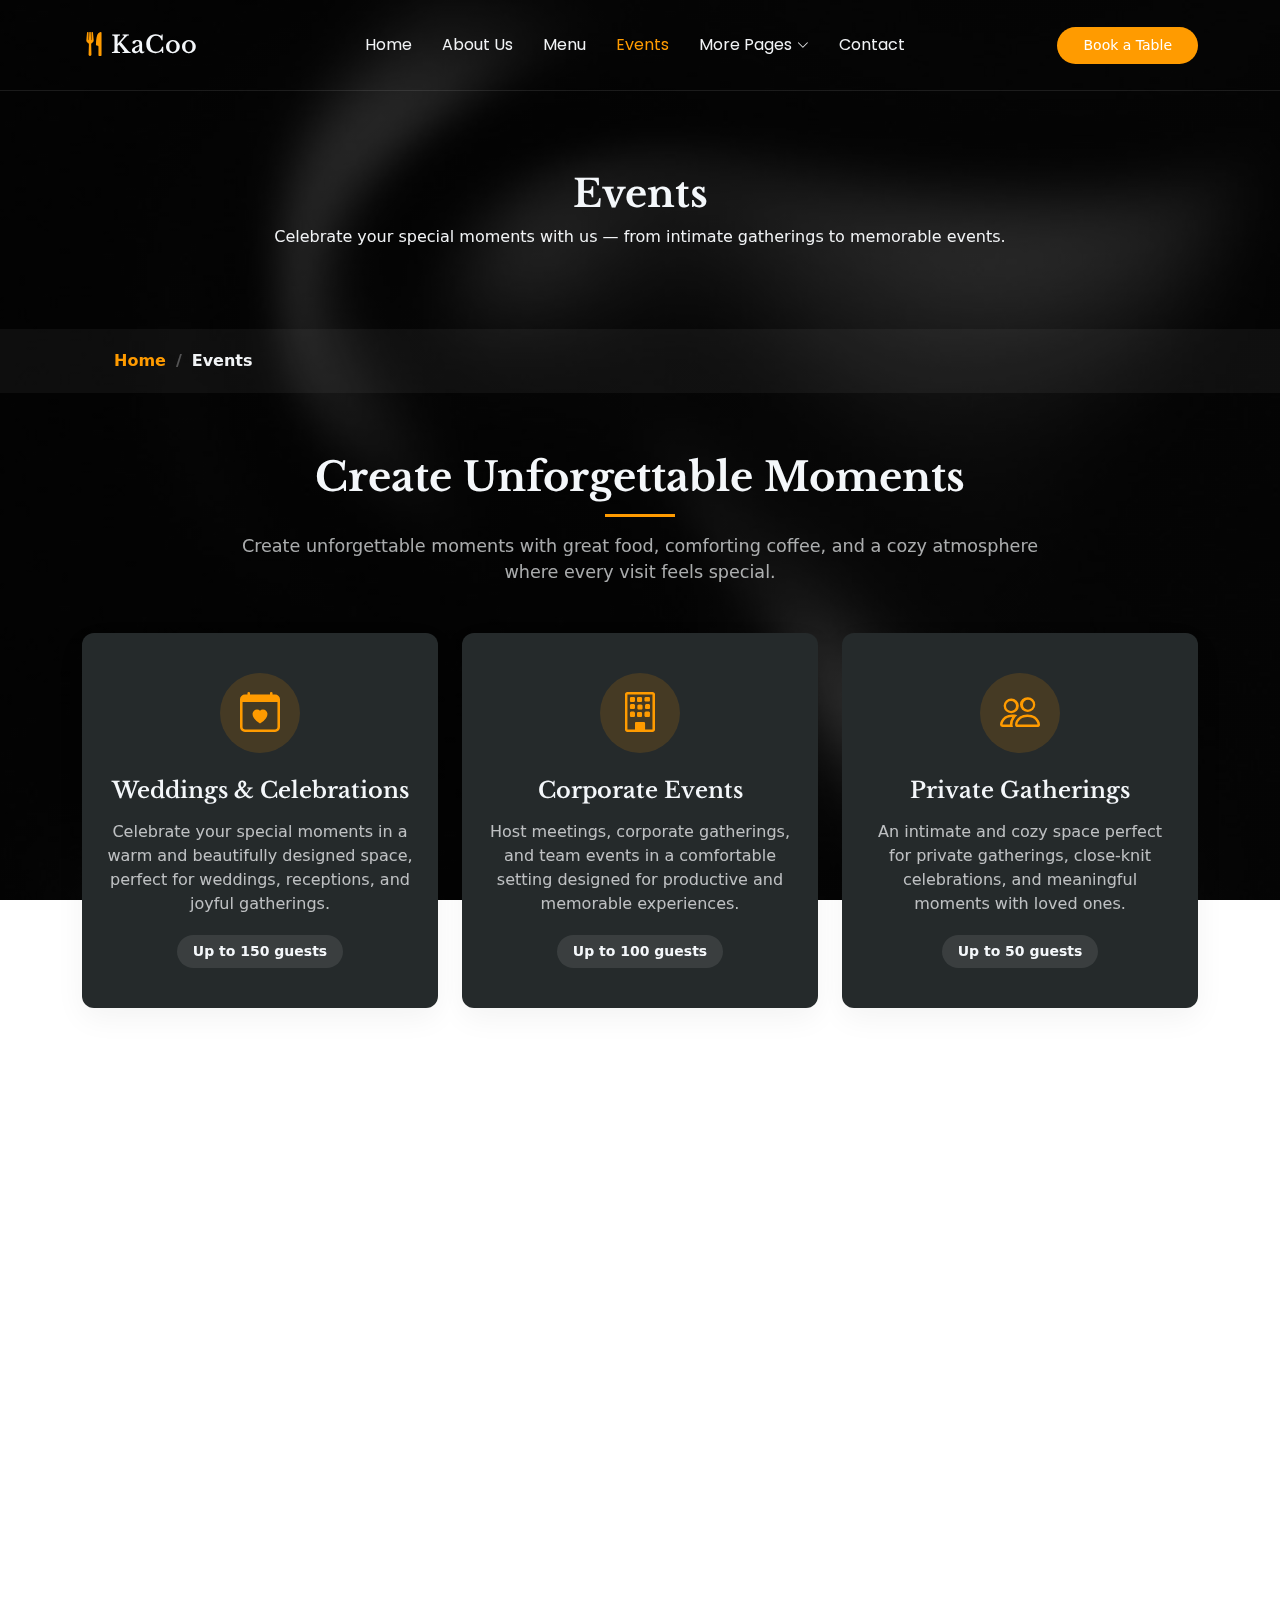
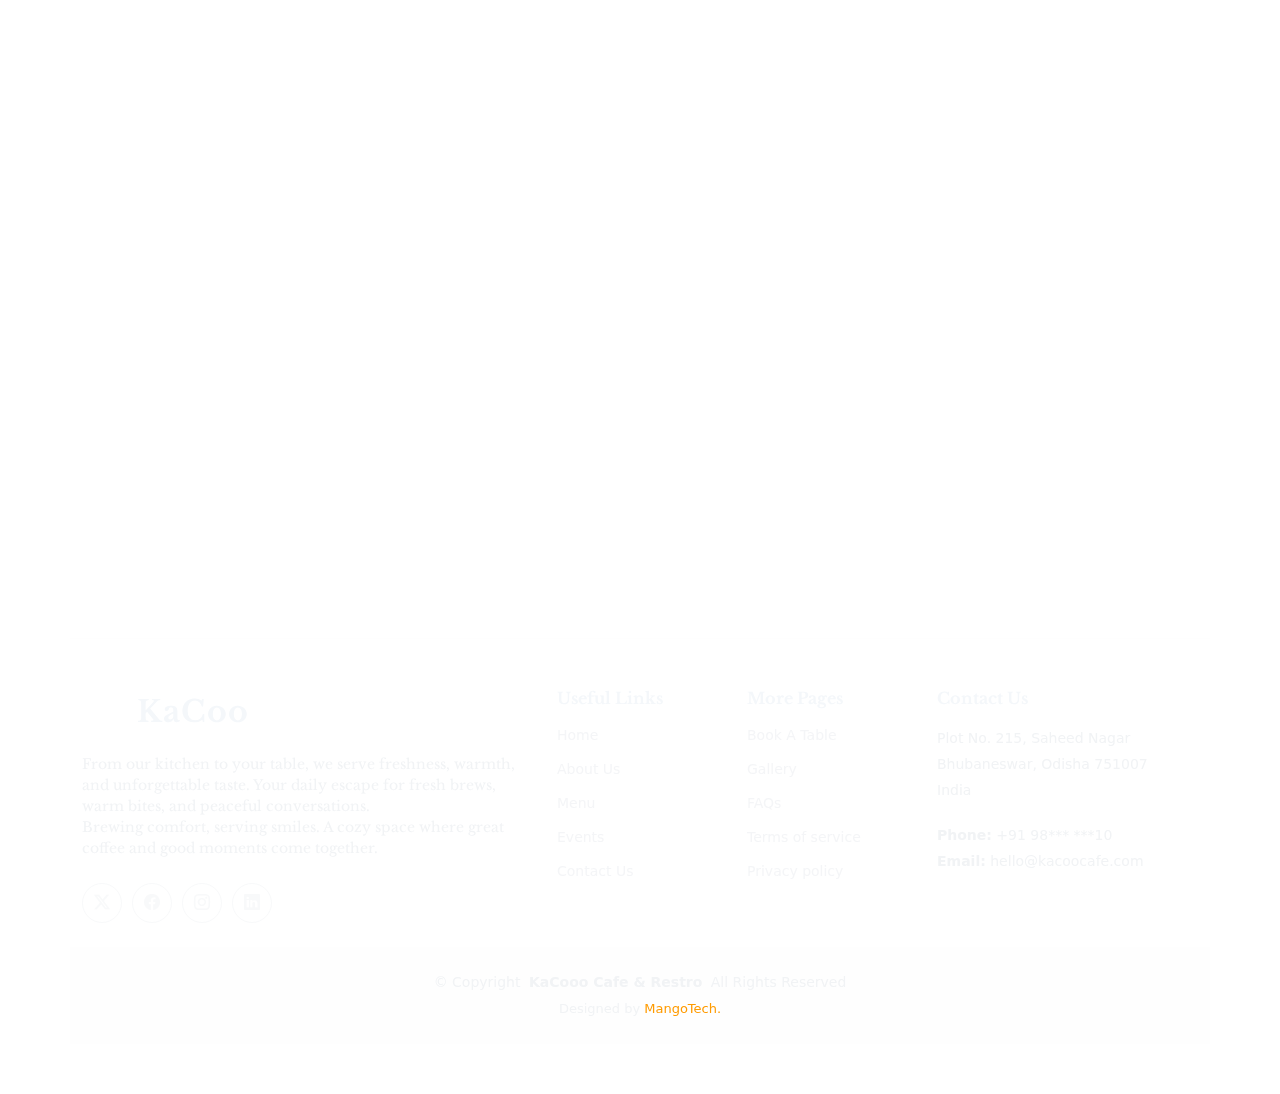
<file: pages/events.html>
<!DOCTYPE html>
<html lang="en">

<head>
    <meta charset="UTF-8" />
    <meta name="viewport" content="width=device-width, initial-scale=1.0" />
    <title>KaCoo Cafe</title>
    <link rel="icon" href="./assets/images/logo.png" />

    <!-- Fonts -->
    <link href="https://fonts.googleapis.com" rel="preconnect" />
    <link href="https://fonts.gstatic.com" rel="preconnect" crossorigin />
    <link
        href="https://fonts.googleapis.com/css2?family=Roboto:ital,wght@0,100;0,300;0,400;0,500;0,700;0,900;1,100;1,300;1,400;1,500;1,700;1,900&family=Poppins:ital,wght@0,100;0,200;0,300;0,400;0,500;0,600;0,700;0,800;0,900;1,100;1,200;1,300;1,400;1,500;1,600;1,700;1,800;1,900&family=Libre+Baskerville:ital,wght@0,400;0,700;1,400;1,700&display=swap"
        rel="stylesheet" />

    <!-- Vendor CSS Files -->
    <link href="../assets/files/bootstrap/css/bootstrap.min.css" rel="stylesheet" />
    <link href="../assets/files/bootstrap/css/bootstrap.min.css" rel="stylesheet" />
    <link href="../assets/files/bootstrap-icons/bootstrap-icons.css" rel="stylesheet" />
    <link href="../assets/files/aos/aos.css" rel="stylesheet" />
    <link href="../assets/files/swiper/swiper-bundle.min.css" rel="stylesheet" />

    <link rel="stylesheet" href="../assets/css/main.css">
    <link rel="stylesheet" href="../assets/css/style.css" />
</head>

<body class="starter-page-page">
    <header id="header" class="header d-flex align-items-center sticky-top">
        <div class="container position-relative d-flex align-items-center justify-content-between">
            <a href="../index.html" class="logo d-flex align-items-center me-auto me-xl-0">
                <i class="bi bi-fork-knife"></i>
                <h1 class="sitename">KaCoo</h1>
            </a>

            <nav id="navmenu" class="navmenu">
                <ul>
                    <li><a href="../index.html">Home</a></li>
                    <li><a href="./about.html">About Us</a></li>
                    <li><a href="./menu.html">Menu</a></li>
                    <li><a href="./events.html" class="active">Events</a></li>
                    <li class="dropdown">
                        <a href="javascript:void(0)"><span>More Pages</span>
                            <i class="bi bi-chevron-down toggle-dropdown"></i>
                        </a>
                        <ul>
                            <li><a href="./gallery.html">Gallery</a></li>
                            <li><a href="./faq.html">FAQ</a></li>
                            <li><a href="./privacy_and_policy.html">Privacy Policy</a></li>
                            <li><a href="./terms_and_conditions.html">Terms & Conditions</a></li>
                        </ul>
                    </li>
                    <li><a href="./contact.html">Contact</a></li>
                </ul>
                <i class="mobile-nav-toggle d-xl-none bi bi-list"></i>
            </nav>

            <a class="btn-getstarted d-none d-sm-block" href="./book_your_table.html">Book a Table</a>
        </div>
    </header>

    <main class="main">
        <!-- Page Title -->
        <div class="page-title" data-aos="fade">
            <div class="heading">
                <div class="container">
                    <div class="row d-flex justify-content-center text-center">
                        <div class="col-lg-8">
                            <h1>Events</h1>
                            <p class="mb-0">Celebrate your special moments with us — from intimate gatherings to memorable events.</p>
                        </div>
                    </div>
                </div>
            </div>
            <nav class="breadcrumbs">
                <div class="container">
                    <ol>
                        <li><a href="../index.html">Home</a></li>
                        <li class="current">Events</li>
                    </ol>
                </div>
            </nav>
        </div>
        <!-- End Page Title -->

        <!-- Events Section -->
        <section id="events" class="events section">
            <div class="container" data-aos="fade-up" data-aos-delay="100">
                <div class="intro-text text-center mb-5" data-aos="fade-up" data-aos-delay="150">
                    <h2>Create Unforgettable Moments</h2>
                    <p>Create unforgettable moments with great food, comforting coffee, and a cozy atmosphere where every visit feels special.</p>
                </div>
                <div class="event-types">
                    <div class="row">
                        <div class="col-lg-4 col-md-6" data-aos="fade-up" data-aos-delay="200">
                            <div class="event-type-card">
                                <div class="icon-wrapper">
                                    <i class="bi bi-calendar-heart"></i>
                                </div>
                                <h3>Weddings &amp; Celebrations</h3>
                                <p>Celebrate your special moments in a warm and beautifully designed space, perfect for weddings, receptions, and joyful gatherings.</p>
                                <span class="capacity">Up to 150 guests</span>
                            </div>
                        </div>

                        <div class="col-lg-4 col-md-6" data-aos="fade-up" data-aos-delay="250">
                            <div class="event-type-card">
                                <div class="icon-wrapper">
                                    <i class="bi bi-building"></i>
                                </div>
                                <h3>Corporate Events</h3>
                                <p>Host meetings, corporate gatherings, and team events in a comfortable setting designed for productive and memorable experiences.</p>
                                <span class="capacity">Up to 100 guests</span>
                            </div>
                        </div>

                        <div class="col-lg-4 col-md-6" data-aos="fade-up" data-aos-delay="300">
                            <div class="event-type-card">
                                <div class="icon-wrapper">
                                    <i class="bi bi-people"></i>
                                </div>
                                <h3>Private Gatherings</h3>
                                <p>An intimate and cozy space perfect for private gatherings, close-knit celebrations, and meaningful moments with loved ones.</p>
                                <span class="capacity">Up to 50 guests</span>
                            </div>
                        </div>
                    </div>
                </div>
                <div class="gallery-showcase" data-aos="fade-up" data-aos-delay="150">
                    <div class="row g-3">
                        <div class="col-lg-8">
                            <div class="main-image" data-aos="zoom-in" data-aos-delay="200">
                                <img src="../assets/images/event-1.webp" alt="Event Space" class="img-fluid">
                            </div>
                        </div>
                        <div class="col-lg-4">
                            <div class="row g-3">
                                <div class="col-lg-12 col-md-6">
                                    <div class="gallery-item" data-aos="zoom-in" data-aos-delay="250">
                                        <img src="../assets/images/event-5.webp" alt="Event" class="img-fluid">
                                    </div>
                                </div>
                                <div class="col-lg-12 col-md-6">
                                    <div class="gallery-item" data-aos="zoom-in" data-aos-delay="300">
                                        <img src="../assets/images/event-7.webp" alt="Event" class="img-fluid">
                                    </div>
                                </div>
                            </div>
                        </div>
                    </div>
                </div>
                <div class="event-cta" data-aos="fade-up" data-aos-delay="200">
                    <div class="row align-items-center">
                        <div class="col-lg-8">
                            <h3>Ready to plan your special event?</h3>
                            <p>Lorem ipsum dolor sit amet, consectetur adipiscing elit. Aenean sed justo magna. Contact
                                us today to discuss your requirements.</p>
                        </div>
                        <div class="col-lg-4 text-lg-end">
                            <a href="#" class="btn-reserve">Reserve Venue</a>
                        </div>
                    </div>
                </div>
                <div class="featured-events" data-aos="fade-up" data-aos-delay="200">
                    <h3>Upcoming Featured Events</h3>
                    <div class="row g-4">
                        <div class="col-lg-6 col-md-6">
                            <div class="featured-event-card" data-aos="fade-up" data-aos-delay="250">
                                <div class="event-date">
                                    <span class="month">Jun</span>
                                    <span class="day">18</span>
                                </div>
                                <div class="event-content">
                                    <div class="event-image">
                                        <img src="../assets/images/event-3.webp" alt="Summer Wine Festival"
                                            class="img-fluid">
                                    </div>
                                    <div class="event-info">
                                        <h4>Summer Wine Festival</h4>
                                        <ul class="event-meta">
                                            <li><i class="bi bi-clock"></i> 6:00 PM - 10:00 PM</li>
                                            <li><i class="bi bi-geo-alt"></i> Garden Terrace</li>
                                        </ul>
                                        <p>Lorem ipsum dolor sit amet, consectetur adipiscing elit. Aenean sed justo
                                            magna dolor sit amet.</p>
                                        <a href="#" class="btn-details">View Details</a>
                                    </div>
                                </div>
                            </div>
                        </div>
                        <div class="col-lg-6 col-md-6">
                            <div class="featured-event-card" data-aos="fade-up" data-aos-delay="300">
                                <div class="event-date">
                                    <span class="month">Jul</span>
                                    <span class="day">05</span>
                                </div>
                                <div class="event-content">
                                    <div class="event-image">
                                        <img src="../assets/images/event-8.webp" alt="Gourmet Tasting Night"
                                            class="img-fluid">
                                    </div>
                                    <div class="event-info">
                                        <h4>Gourmet Tasting Night</h4>
                                        <ul class="event-meta">
                                            <li><i class="bi bi-clock"></i> 7:30 PM - 11:00 PM</li>
                                            <li><i class="bi bi-geo-alt"></i> Main Dining Hall</li>
                                        </ul>
                                        <p>Lorem ipsum dolor sit amet, consectetur adipiscing elit. Aenean sed justo
                                            magna dolor sit amet.</p>
                                        <a href="#" class="btn-details">View Details</a>
                                    </div>
                                </div>
                            </div>
                        </div>
                    </div>
                </div>
            </div>
        </section>
        <!-- /Events Section -->
    </main>

    <footer id="footer" class="footer">
        <div class="container footer-top">
            <div class="row gy-4">
                <div class="col-lg-5 col-md-12 footer-about">
                    <a href="../index.html" class="logo d-flex align-items-center">
                        <img src="../assets/images/icon.png" alt="">
                        <span class="sitename">KaCoo</span>
                    </a>
                    <p>From our kitchen to your table, we serve freshness, warmth, and unforgettable taste. Your daily
                        escape for fresh brews, warm bites, and peaceful conversations. <br>
                        Brewing comfort, serving smiles. A cozy space where great coffee and good moments come together.
                    </p>
                    <div class="social-links d-flex mt-4">
                        <a href=""><i class="bi bi-twitter-x"></i></a>
                        <a href=""><i class="bi bi-facebook"></i></a>
                        <a href=""><i class="bi bi-instagram"></i></a>
                        <a href=""><i class="bi bi-linkedin"></i></a>
                    </div>
                </div>

                <div class="col-lg-2 col-6 footer-links">
                    <h4>Useful Links</h4>
                    <ul>
                        <li><a href="../index.html">Home</a></li>
                        <li><a href="./about.html">About Us</a></li>
                        <li><a href="./menu.html">Menu</a></li>                        
                        <li><a href="./events.html">Events</a></li>                        
                        <li><a href="./contact.html">Contact Us</a></li>                        
                    </ul>
                </div>

                <div class="col-lg-2 col-6 footer-links">
                    <h4>More Pages</h4>
                    <ul>
                        <li><a href="./book_your_table.html">Book A Table</a></li>
                        <li><a href="./gallery.html">Gallery</a></li>
                        <li><a href="./faq.html">FAQs</a></li>
                        <li><a href="./terms_and_conditions.html">Terms of service</a></li>
                        <li><a href="./privacy_and_policy.html">Privacy policy</a></li>
                    </ul>
                </div>

                <div class="col-lg-3 col-md-12 footer-contact text-center text-md-start">
                    <h4>Contact Us</h4>
                    <p>Plot No. 215, Saheed Nagar</p>
                    <p>Bhubaneswar, Odisha 751007</p>
                    <p>India</p>
                    <p class="mt-4"><strong>Phone:</strong> <span>+91 98*** ***10</span></p>
                    <p><strong>Email:</strong> <span>hello@kacoocafe.com</span></p>
                </div>

            </div>
        </div>
        <div class="container copyright text-center mt-4">
            <p>© <span>Copyright</span> <strong class="px-1 sitename">KaCooo Cafe & Restro</strong> <span>All Rights
                    Reserved</span></p>
            <div class="credits">
                Designed by <a href="#">MangoTech.</a>
            </div>
        </div>
    </footer>

    <!-- Scroll Top -->
    <a href="#" id="scroll-top" class="scroll-top d-flex align-items-center justify-content-center"><i
            class="bi bi-arrow-up-short"></i></a>

    <!-- Preloader -->
    <div id="preloader"></div>

    <!-- Vendor JS Files -->
    <script src="../assets/files/bootstrap/js/bootstrap.bundle.min.js"></script>
    <!-- <script src="../assets/files/php-email-form/validate.js"></script> -->
    <script src="../assets/files/aos/aos.js"></script>
    <script src="../assets/files/swiper/swiper-bundle.min.js"></script>
    <script src="../assets/files/purecounter/purecounter_vanilla.js"></script>
    <script src="../assets/files/imagesloaded/imagesloaded.pkgd.min.js"></script>
    <script src="../assets/files/isotope-layout/isotope.pkgd.min.js"></script>

    <!-- Main JS File -->
    <script src="../assets/js/main.js"></script>
    <script src="../assets/js/script.js"></script>
</body>
</html>
</file>
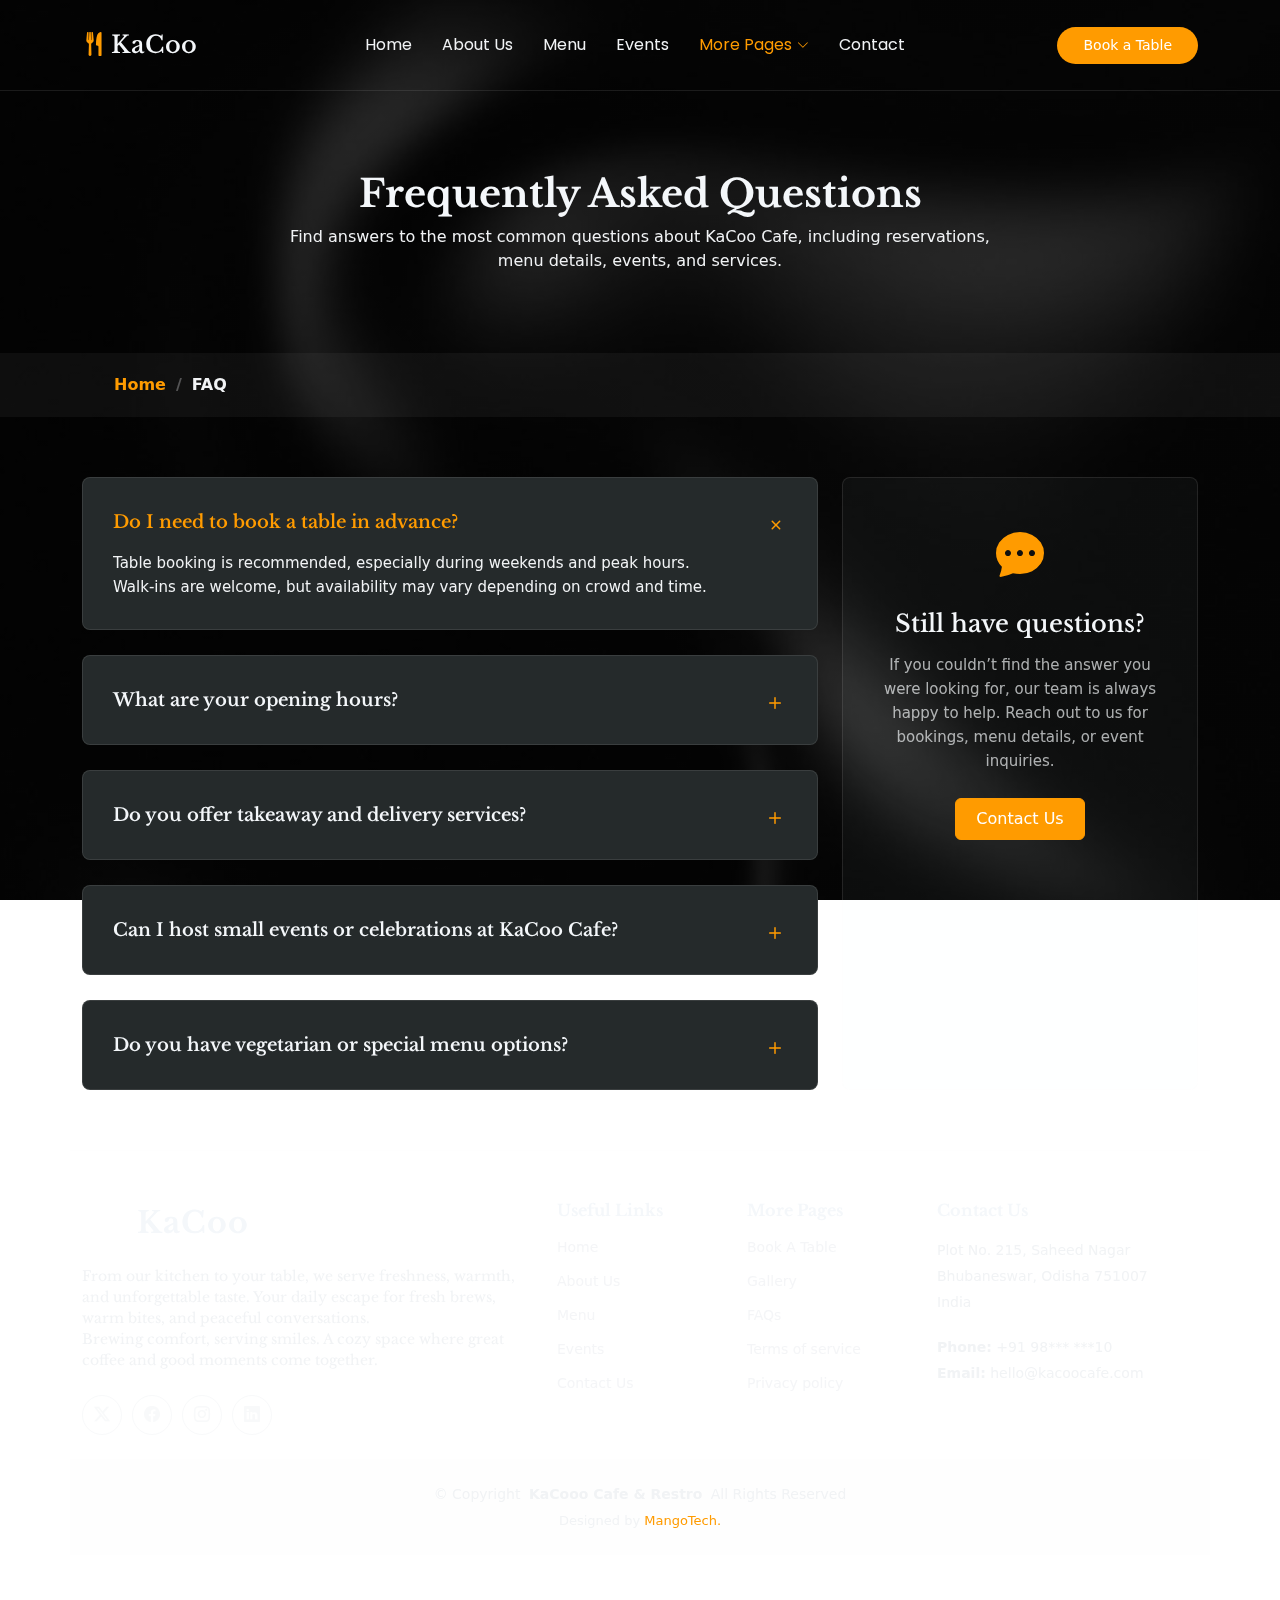
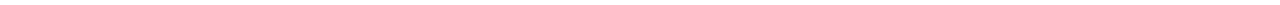
<file: pages/faq.html>
<!DOCTYPE html>
<html lang="en">

<head>
    <meta charset="UTF-8" />
    <meta name="viewport" content="width=device-width, initial-scale=1.0" />
    
    <!-- Primary SEO Tags -->
    <title>KaCoo Cafe & Restro | FAQ | Best Cafe for Coffee, Food & Cozy Dining</title>
    <meta name="description" content="KaCoo Cafe & Restro offers freshly brewed coffee, delicious food, cozy ambience, and a perfect place for friends, couples, and corporate gatherings. Visit us for a delightful dining experience." />
    <meta name="keywords" content="KaCoo Cafe, cafe and restro, best cafe in Bhubaneswar, coffee shop, restaurant, food and beverages, cafe near me, cozy cafe, couple friendly cafe, corporate dining" />
    <meta name="author" content="KaCoo Cafe & Restro" />
    <meta name="robots" content="index, follow" />

    <link rel="icon" href="./assets/images/icon.png" />

    <!-- Fonts -->
    <link href="https://fonts.googleapis.com" rel="preconnect" />
    <link href="https://fonts.gstatic.com" rel="preconnect" crossorigin />
    <link
        href="https://fonts.googleapis.com/css2?family=Roboto:ital,wght@0,100;0,300;0,400;0,500;0,700;0,900;1,100;1,300;1,400;1,500;1,700;1,900&family=Poppins:ital,wght@0,100;0,200;0,300;0,400;0,500;0,600;0,700;0,800;0,900;1,100;1,200;1,300;1,400;1,500;1,600;1,700;1,800;1,900&family=Libre+Baskerville:ital,wght@0,400;0,700;1,400;1,700&display=swap"
        rel="stylesheet" />

    <!-- Vendor CSS Files -->
    <link href="../assets/files/bootstrap/css/bootstrap.min.css" rel="stylesheet" />
    <link href="../assets/files/bootstrap/css/bootstrap.min.css" rel="stylesheet" />
    <link href="../assets/files/bootstrap-icons/bootstrap-icons.css" rel="stylesheet" />
    <link href="../assets/files/aos/aos.css" rel="stylesheet" />
    <link href="../assets/files/swiper/swiper-bundle.min.css" rel="stylesheet" />

    <link rel="stylesheet" href="../assets/css/main.css">
    <link rel="stylesheet" href="../assets/css/style.css" />
</head>

<body class="starter-page-page">
    <header id="header" class="header d-flex align-items-center sticky-top">
        <div class="container position-relative d-flex align-items-center justify-content-between">
            <a href="../index.html" class="logo d-flex align-items-center me-auto me-xl-0">
                <i class="bi bi-fork-knife"></i>
                <h1 class="sitename">KaCoo</h1>
            </a>

            <nav id="navmenu" class="navmenu">
                <ul>
                    <li><a href="../index.html">Home</a></li>
                    <li><a href="./about.html">About Us</a></li>
                    <li><a href="./menu.html">Menu</a></li>
                    <li><a href="./events.html">Events</a></li>
                    <li class="dropdown">
                        <a href="javascript:void(0)" class="active"><span>More Pages</span>
                            <i class="bi bi-chevron-down toggle-dropdown"></i>
                        </a>
                        <ul>
                            <li><a href="./gallery.html">Gallery</a></li>
                            <li><a href="./faq.html">FAQ</a></li>
                            <li><a href="./privacy_and_policy.html">Privacy Policy</a></li>
                            <li><a href="./terms_and_conditions.html">Terms & Conditions</a></li>
                        </ul>
                    </li>
                    <li><a href="./contact.html">Contact</a></li>
                </ul>
                <i class="mobile-nav-toggle d-xl-none bi bi-list"></i>
            </nav>

            <a class="btn-getstarted d-none d-sm-block" href="./book_your_table.html">Book a Table</a>
        </div>
    </header>

    <main class="main">
        <!-- Page Title -->
        <div class="page-title" data-aos="fade">
            <div class="heading">
                <div class="container">
                    <div class="row d-flex justify-content-center text-center">
                        <div class="col-lg-8">
                            <h1>Frequently Asked Questions</h1>
                            <p class="mb-0">Find answers to the most common questions about KaCoo Cafe, including reservations, menu details, events, and services.</p>
                        </div>
                    </div>
                </div>
            </div>
            <nav class="breadcrumbs">
                <div class="container">
                    <ol>
                        <li><a href="../index.html">Home</a></li>
                        <li class="current">FAQ</li>
                    </ol>
                </div>
            </nav>
        </div>
        <!-- End Page Title -->

        <!-- Faq Section -->
        <section id="faq" class="faq section">
            <div class="container">
                <div class="row gy-4 justify-content-between">
                    <div class="col-lg-8">
                        <div class="faq-list">
                            <div class="faq-item faq-active">
                                <h3>Do I need to book a table in advance?</h3>
                                <div class="faq-content">
                                    <p>
                                        Table booking is recommended, especially during weekends and peak hours.
                                        Walk-ins are
                                        welcome, but availability may vary depending on crowd and time.
                                    </p>
                                </div>
                                <i class="bi bi-plus faq-toggle"></i>
                            </div>
                            <!-- End FAQ Item-->
                            <div class="faq-item">
                                <h3>What are your opening hours?</h3>
                                <div class="faq-content">
                                    <p>
                                        KaCoo Cafe is open every day from morning to late evening. Our timings may vary
                                        on
                                        holidays, so we recommend checking our website or social media for updates.
                                    </p>
                                </div>
                                <i class="bi bi-plus faq-toggle"></i>
                            </div>
                            <!-- End FAQ Item-->
                            <div class="faq-item">
                                <h3>Do you offer takeaway and delivery services?</h3>
                                <div class="faq-content">
                                    <p>
                                        Yes, we offer takeaway services for most items on our menu. Delivery
                                        availability
                                        depends on your location and partner platforms.
                                    </p>
                                </div>
                                <i class="bi bi-plus faq-toggle"></i>
                            </div>
                            <!-- End FAQ Item-->
                            <div class="faq-item">
                                <h3>Can I host small events or celebrations at KaCoo Cafe?</h3>
                                <div class="faq-content">
                                    <p>
                                        Absolutely! We welcome small gatherings, birthday celebrations, and meetups.
                                        Please
                                        contact us in advance to discuss availability and arrangements.
                                    </p>
                                </div>
                                <i class="bi bi-plus faq-toggle"></i>
                            </div>
                            <!-- End FAQ Item-->
                            <div class="faq-item">
                                <h3>Do you have vegetarian or special menu options?</h3>
                                <div class="faq-content">
                                    <p>
                                        Yes, we offer vegetarian-friendly options and can accommodate special requests
                                        whenever
                                        possible. Feel free to ask our staff for recommendations.
                                    </p>
                                </div>
                                <i class="bi bi-plus faq-toggle"></i>
                            </div>
                            <!-- End FAQ Item-->
                        </div>
                    </div>
                    <div class="col-lg-4">
                        <div class="faq-card">
                            <i class="bi bi-chat-dots-fill"></i>
                            <h3>Still have questions?</h3>
                            <p>
                                If you couldn’t find the answer you were looking for, our team is always happy to help.
                                Reach out to us for bookings, menu details, or event inquiries.
                            </p>
                            <a href="./contact.html" class="btn btn-primary">Contact Us</a>
                        </div>
                    </div>
                </div>
            </div>
        </section>
        <!-- /Faq Section -->

    </main>

    <footer id="footer" class="footer">
        <div class="container footer-top">
            <div class="row gy-4">
                <div class="col-lg-5 col-md-12 footer-about">
                    <a href="../index.html" class="logo d-flex align-items-center">
                        <img src="../assets/images/icon.png" alt="">
                        <span class="sitename">KaCoo</span>
                    </a>
                    <p>From our kitchen to your table, we serve freshness, warmth, and unforgettable taste. Your daily
                        escape for fresh brews, warm bites, and peaceful conversations. <br>
                        Brewing comfort, serving smiles. A cozy space where great coffee and good moments come together.
                    </p>
                    <div class="social-links d-flex mt-4">
                        <a href=""><i class="bi bi-twitter-x"></i></a>
                        <a href=""><i class="bi bi-facebook"></i></a>
                        <a href=""><i class="bi bi-instagram"></i></a>
                        <a href=""><i class="bi bi-linkedin"></i></a>
                    </div>
                </div>

                <div class="col-lg-2 col-6 footer-links">
                    <h4>Useful Links</h4>
                    <ul>
                        <li><a href="../index.html">Home</a></li>
                        <li><a href="./about.html">About Us</a></li>
                        <li><a href="./menu.html">Menu</a></li>
                        <li><a href="./events.html">Events</a></li>
                        <li><a href="./contact.html">Contact Us</a></li>
                    </ul>
                </div>

                <div class="col-lg-2 col-6 footer-links">
                    <h4>More Pages</h4>
                    <ul>
                        <li><a href="./book_your_table.html">Book A Table</a></li>
                        <li><a href="./gallery.html">Gallery</a></li>
                        <li><a href="./faq.html">FAQs</a></li>
                        <li><a href="./terms_and_conditions.html">Terms of service</a></li>
                        <li><a href="./privacy_and_policy.html">Privacy policy</a></li>
                    </ul>
                </div>

                <div class="col-lg-3 col-md-12 footer-contact text-center text-md-start">
                    <h4>Contact Us</h4>
                    <p>Plot No. 215, Saheed Nagar</p>
                    <p>Bhubaneswar, Odisha 751007</p>
                    <p>India</p>
                    <p class="mt-4"><strong>Phone:</strong> <span>+91 98*** ***10</span></p>
                    <p><strong>Email:</strong> <span>hello@kacoocafe.com</span></p>
                </div>

            </div>
        </div>
        <div class="container copyright text-center mt-4">
            <p>© <span>Copyright</span> <strong class="px-1 sitename">KaCooo Cafe & Restro</strong> <span>All Rights
                    Reserved</span></p>
            <div class="credits">
                Designed by <a href="#">MangoTech.</a>
            </div>
        </div>
    </footer>

    <!-- Scroll Top -->
    <a href="#" id="scroll-top" class="scroll-top d-flex align-items-center justify-content-center"><i
            class="bi bi-arrow-up-short"></i></a>

    <!-- Preloader -->
    <div id="preloader"></div>

    <!-- Vendor JS Files -->
    <script src="../assets/files/bootstrap/js/bootstrap.bundle.min.js"></script>
    <!-- <script src="../assets/files/php-email-form/validate.js"></script> -->
    <script src="../assets/files/aos/aos.js"></script>
    <script src="../assets/files/swiper/swiper-bundle.min.js"></script>
    <script src="../assets/files/purecounter/purecounter_vanilla.js"></script>
    <script src="../assets/files/imagesloaded/imagesloaded.pkgd.min.js"></script>
    <script src="../assets/files/isotope-layout/isotope.pkgd.min.js"></script>

    <!-- Main JS File -->
    <script src="../assets/js/main.js"></script>
    <script src="../assets/js/script.js"></script>
</body>

</html>
</file>
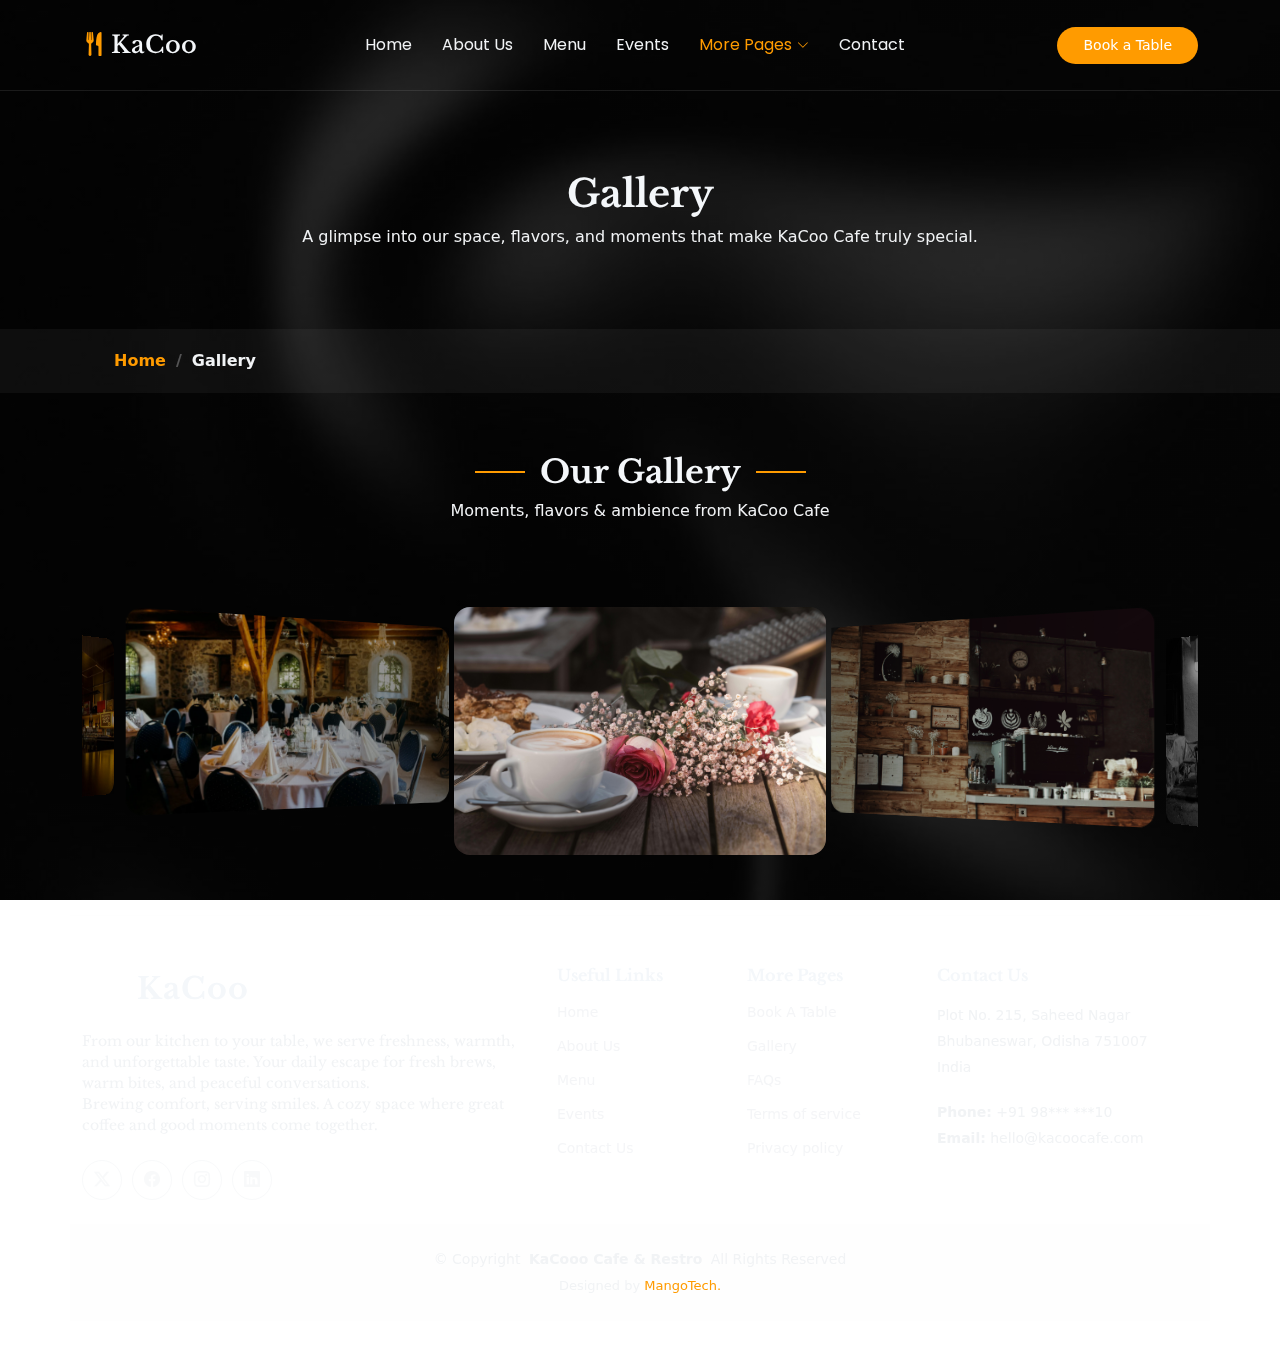
<file: pages/gallery.html>
<!DOCTYPE html>
<html lang="en">

<head>
    <meta charset="UTF-8" />
    <meta name="viewport" content="width=device-width, initial-scale=1.0" />
    
    <!-- Primary SEO Tags -->
    <title>KaCoo Cafe & Restro | Gallery | Best Cafe for Coffee, Food & Cozy Dining</title>
    <meta name="description" content="KaCoo Cafe & Restro offers freshly brewed coffee, delicious food, cozy ambience, and a perfect place for friends, couples, and corporate gatherings. Visit us for a delightful dining experience." />
    <meta name="keywords" content="KaCoo Cafe, cafe and restro, best cafe in Bhubaneswar, coffee shop, restaurant, food and beverages, cafe near me, cozy cafe, couple friendly cafe, corporate dining" />
    <meta name="author" content="KaCoo Cafe & Restro" />
    <meta name="robots" content="index, follow" />

    <link rel="icon" href="../assets/images/icon.png" />

    <!-- Fonts -->
    <link href="https://fonts.googleapis.com" rel="preconnect" />
    <link href="https://fonts.gstatic.com" rel="preconnect" crossorigin />
    <link
        href="https://fonts.googleapis.com/css2?family=Roboto:ital,wght@0,100;0,300;0,400;0,500;0,700;0,900;1,100;1,300;1,400;1,500;1,700;1,900&family=Poppins:ital,wght@0,100;0,200;0,300;0,400;0,500;0,600;0,700;0,800;0,900;1,100;1,200;1,300;1,400;1,500;1,600;1,700;1,800;1,900&family=Libre+Baskerville:ital,wght@0,400;0,700;1,400;1,700&display=swap"
        rel="stylesheet" />

    <!-- Vendor CSS Files -->
    <link href="../assets/files/bootstrap/css/bootstrap.min.css" rel="stylesheet" />
    <link href="../assets/files/bootstrap/css/bootstrap.min.css" rel="stylesheet" />
    <link href="../assets/files/bootstrap-icons/bootstrap-icons.css" rel="stylesheet" />
    <link href="../assets/files/aos/aos.css" rel="stylesheet" />
    <link href="../assets/files/swiper/swiper-bundle.min.css" rel="stylesheet" />
    <link href="../assets/files/glightbox/css/glightbox.min.css" rel="stylesheet">

    <link rel="stylesheet" href="../assets/css/main.css">
    <link rel="stylesheet" href="../assets/css/style.css" />
</head>

<body class="starter-page-page">
    <header id="header" class="header d-flex align-items-center sticky-top">
        <div class="container position-relative d-flex align-items-center justify-content-between">
            <a href="../index.html" class="logo d-flex align-items-center me-auto me-xl-0">
                <i class="bi bi-fork-knife"></i>
                <h1 class="sitename">KaCoo</h1>
            </a>

            <nav id="navmenu" class="navmenu">
                <ul>
                    <li><a href="../index.html">Home</a></li>
                    <li><a href="./about.html">About Us</a></li>
                    <li><a href="./menu.html">Menu</a></li>
                    <li><a href="./events.html">Events</a></li>
                    <li class="dropdown">
                        <a href="javascript:void(0)" class="active"><span>More Pages</span>
                            <i class="bi bi-chevron-down toggle-dropdown"></i>
                        </a>
                        <ul>
                            <li><a href="./gallery.html">Gallery</a></li>
                            <li><a href="./faq.html">FAQ</a></li>
                            <li><a href="./privacy_and_policy.html">Privacy Policy</a></li>
                            <li><a href="./terms_and_conditions.html">Terms & Conditions</a></li>
                        </ul>
                    </li>
                    <li><a href="./contact.html">Contact</a></li>
                </ul>
                <i class="mobile-nav-toggle d-xl-none bi bi-list"></i>
            </nav>

            <a class="btn-getstarted d-none d-sm-block" href="./book_your_table.html">Book a Table</a>
        </div>
    </header>

    <main class="main">
        <!-- Page Title -->
        <div class="page-title" data-aos="fade">
            <div class="heading">
                <div class="container">
                    <div class="row d-flex justify-content-center text-center">
                        <div class="col-lg-8">
                            <h1>Gallery</h1>
                            <p class="mb-0">A glimpse into our space, flavors, and moments that make KaCoo Cafe truly
                                special.</p>
                        </div>
                    </div>
                </div>
            </div>
            <nav class="breadcrumbs">
                <div class="container">
                    <ol>
                        <li><a href="../index.html">Home</a></li>
                        <li class="current">Gallery</li>
                    </ol>
                </div>
            </nav>
        </div>
        <!-- End Page Title -->
         
        <!-- Gallery Slider Section -->
        <section id="gallery-slider" class="gallery-slider section" data-aos="fade-up">
            <div class="container">
                <div class="section-title text-center mb-4">
                    <h2>Our Gallery</h2>
                    <p>Moments, flavors & ambience from KaCoo Cafe</p>
                </div>
                <div class="swiper init-swiper">
                    <script type="application/json" class="swiper-config">
                        {
                            "loop": true,
                            "speed": 800,
                            "autoplay": {
                                "delay": 4000
                            },
                            "effect": "coverflow",
                            "grabCursor": true,
                            "centeredSlides": true,
                            "slidesPerView": "auto",
                            "coverflowEffect": {
                                "rotate": 40,
                                "stretch": 0,
                                "depth": 120,
                                "modifier": 1,
                                "slideShadows": true
                            },
                            "pagination": {
                                "el": ".swiper-pagination",
                                "clickable": true
                            },
                            "navigation": {
                                "nextEl": ".swiper-button-next",
                                "prevEl": ".swiper-button-prev"
                            },
                            "breakpoints": {
                                "320": {
                                    "slidesPerView": 1
                                },
                                "768": {
                                    "slidesPerView": 2
                                },
                                "1024": {
                                    "slidesPerView": 3
                                }
                            }
                        }
                    </script>
                    <div class="swiper-wrapper">
                        <!-- IMAGE ITEM -->
                        <div class="swiper-slide">
                            <a href="../assets/images/misc-square-3.jpg" class="glightbox">
                                <img src="../assets/images/misc-square-3.jpg" class="img-fluid rounded-4" alt="">
                            </a>
                        </div>

                        <div class="swiper-slide">
                            <a href="../assets/images/misc-square-4.jpg" class="glightbox">
                                <img src="../assets/images/misc-square-4.jpg" class="img-fluid rounded-4" alt="">
                            </a>
                        </div>

                        <div class="swiper-slide">
                            <a href="../assets/images/misc-square-5.jpg" class="glightbox">
                                <img src="../assets/images/misc-square-5.jpg" class="img-fluid rounded-4" alt="">
                            </a>
                        </div>

                        <div class="swiper-slide">
                            <a href="../assets/images/showcase-2.webp" class="glightbox">
                                <img src="../assets/images/showcase-2.webp" class="img-fluid rounded-4" alt="">
                            </a>
                        </div>

                        <div class="swiper-slide">
                            <a href="../assets/images/showcase-4.webp" class="glightbox">
                                <img src="../assets/images/showcase-4.webp" class="img-fluid rounded-4" alt="">
                            </a>
                        </div>

                        <div class="swiper-slide">
                            <a href="../assets/images/showcase-7.webp" class="glightbox">
                                <img src="../assets/images/showcase-7.webp" class="img-fluid rounded-4" alt="">
                            </a>
                        </div>
                    </div>
                    <!-- Controls -->
                    <!-- <div class="swiper-pagination"></div> 
                    <div class="swiper-button-next"></div>
                    <div class="swiper-button-prev"></div>-->
                </div>
            </div>
        </section>
        <!-- /Gallery Slider Section -->
    </main>

    <footer id="footer" class="footer">
        <div class="container footer-top">
            <div class="row gy-4">
                <div class="col-lg-5 col-md-12 footer-about">
                    <a href="../index.html" class="logo d-flex align-items-center">
                        <img src="../assets/images/icon.png" alt="">
                        <span class="sitename">KaCoo</span>
                    </a>
                    <p>From our kitchen to your table, we serve freshness, warmth, and unforgettable taste. Your daily
                        escape for fresh brews, warm bites, and peaceful conversations. <br>
                        Brewing comfort, serving smiles. A cozy space where great coffee and good moments come together.
                    </p>
                    <div class="social-links d-flex mt-4">
                        <a href=""><i class="bi bi-twitter-x"></i></a>
                        <a href=""><i class="bi bi-facebook"></i></a>
                        <a href=""><i class="bi bi-instagram"></i></a>
                        <a href=""><i class="bi bi-linkedin"></i></a>
                    </div>
                </div>

                <div class="col-lg-2 col-6 footer-links">
                    <h4>Useful Links</h4>
                    <ul>
                        <li><a href="../index.html">Home</a></li>
                        <li><a href="./about.html">About Us</a></li>
                        <li><a href="./menu.html">Menu</a></li>
                        <li><a href="./events.html">Events</a></li>
                        <li><a href="./contact.html">Contact Us</a></li>
                    </ul>
                </div>

                <div class="col-lg-2 col-6 footer-links">
                    <h4>More Pages</h4>
                    <ul>
                        <li><a href="./book_your_table.html">Book A Table</a></li>
                        <li><a href="./gallery.html">Gallery</a></li>
                        <li><a href="./faq.html">FAQs</a></li>
                        <li><a href="./terms_and_conditions.html">Terms of service</a></li>
                        <li><a href="./privacy_and_policy.html">Privacy policy</a></li>
                    </ul>
                </div>

                <div class="col-lg-3 col-md-12 footer-contact text-center text-md-start">
                    <h4>Contact Us</h4>
                    <p>Plot No. 215, Saheed Nagar</p>
                    <p>Bhubaneswar, Odisha 751007</p>
                    <p>India</p>
                    <p class="mt-4"><strong>Phone:</strong> <span>+91 98*** ***10</span></p>
                    <p><strong>Email:</strong> <span>hello@kacoocafe.com</span></p>
                </div>

            </div>
        </div>
        <div class="container copyright text-center mt-4">
            <p>© <span>Copyright</span> <strong class="px-1 sitename">KaCooo Cafe & Restro</strong> <span>All Rights
                    Reserved</span></p>
            <div class="credits">
                Designed by <a href="#">MangoTech.</a>
            </div>
        </div>
    </footer>

    <!-- Scroll Top -->
    <a href="#" id="scroll-top" class="scroll-top d-flex align-items-center justify-content-center"><i
            class="bi bi-arrow-up-short"></i></a>

    <!-- Preloader -->
    <div id="preloader"></div>

    <!-- Vendor JS Files -->
    <script src="../assets/files/bootstrap/js/bootstrap.bundle.min.js"></script>
    <!-- <script src="../assets/files/php-email-form/validate.js"></script> -->
    <script src="../assets/files/aos/aos.js"></script>
    <script src="../assets/files/swiper/swiper-bundle.min.js"></script>
    <script src="../assets/files/purecounter/purecounter_vanilla.js"></script>
    <script src="../assets/files/imagesloaded/imagesloaded.pkgd.min.js"></script>
    <script src="../assets/files/isotope-layout/isotope.pkgd.min.js"></script>
    <script src="../assets/files/glightbox/js/glightbox.min.js"></script>

    <!-- Main JS File -->
    <script src="../assets/js/main.js"></script>
    <script src="../assets/js/script.js"></script>
    <script>
        const lightbox = GLightbox({
            selector: '.glightbox'
        });
    </script>
</body>

</html>
</file>
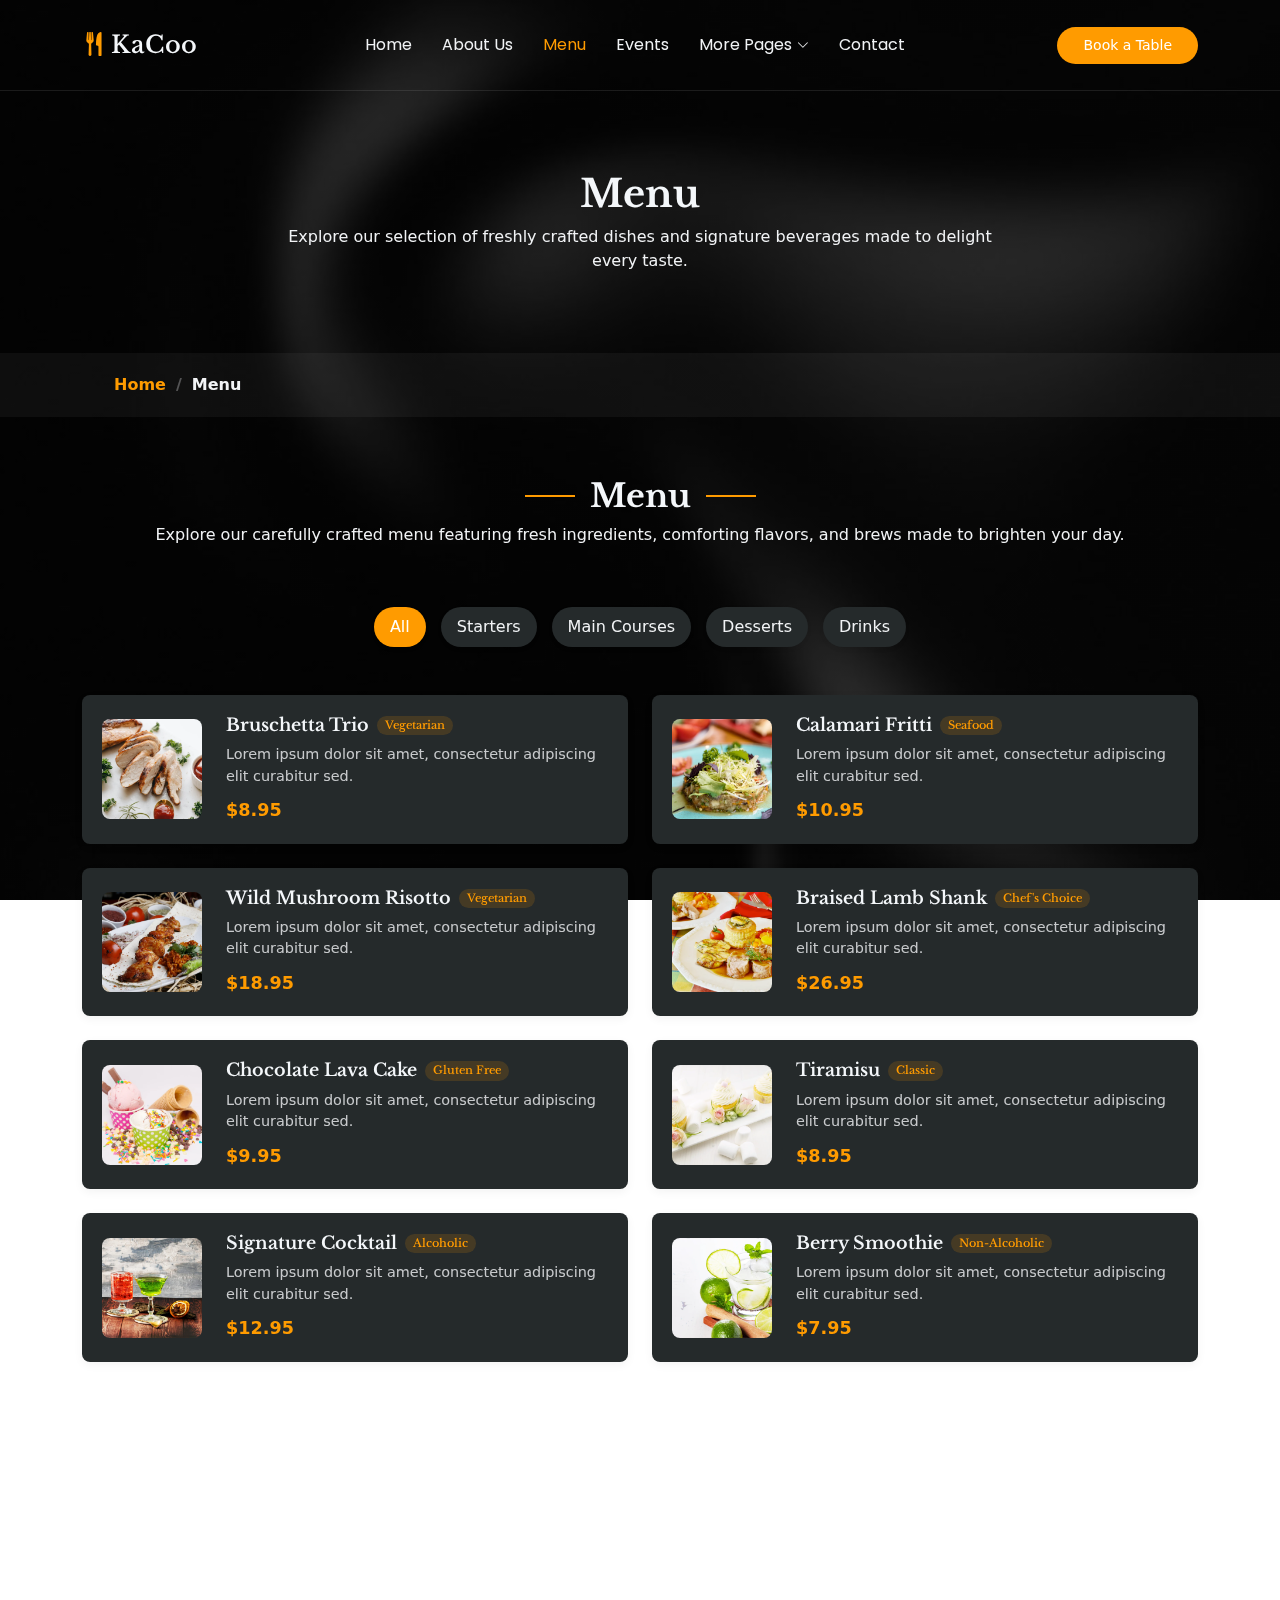
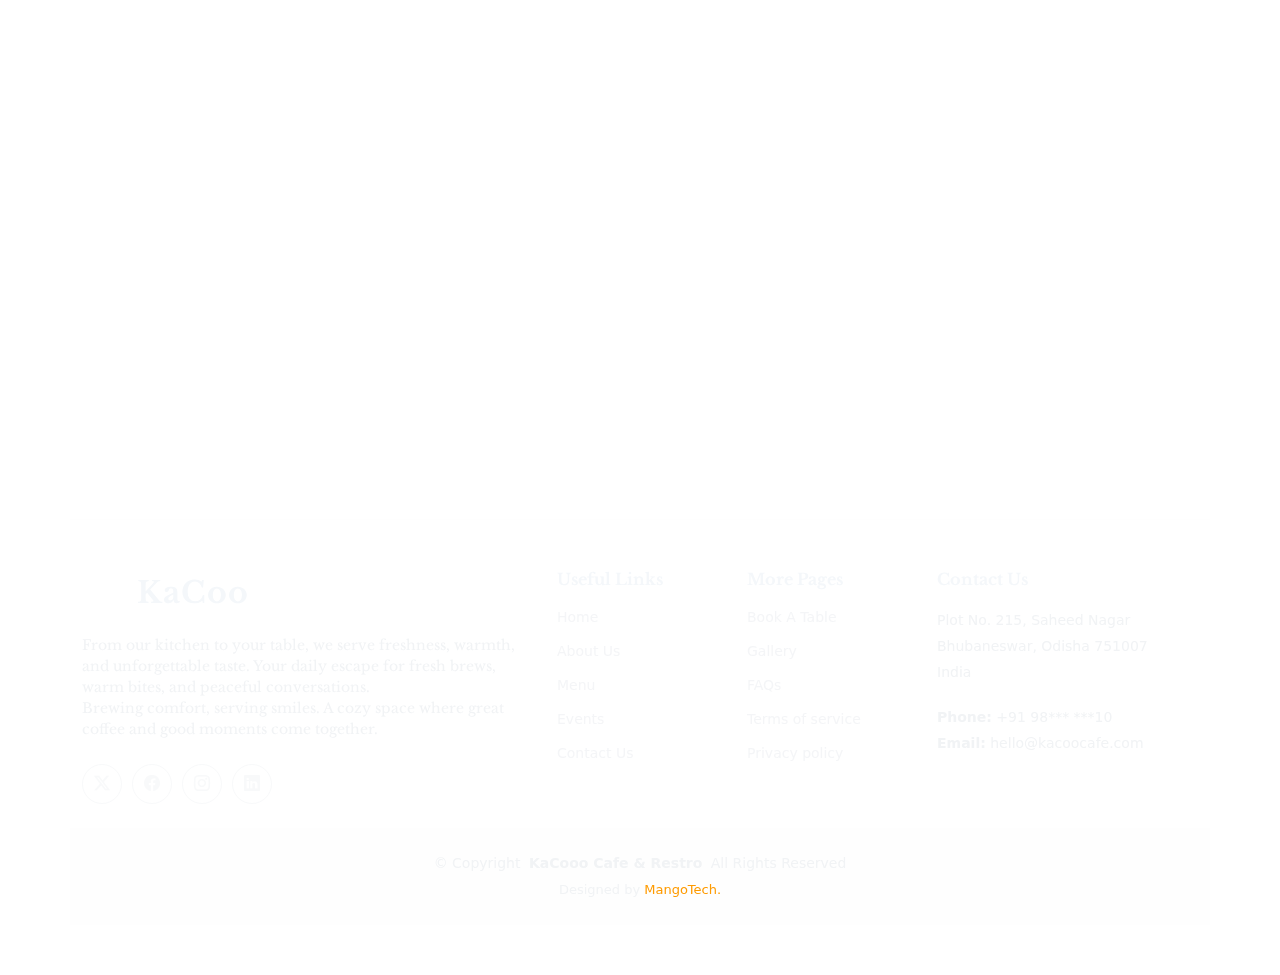
<file: pages/menu.html>
<!DOCTYPE html>
<html lang="en">

<head>
    <meta charset="UTF-8" />
    <meta name="viewport" content="width=device-width, initial-scale=1.0" />
    
    <!-- Primary SEO Tags -->
    <title>KaCoo Cafe & Restro | Menu | Best Cafe for Coffee, Food & Cozy Dining</title>
    <meta name="description" content="KaCoo Cafe & Restro offers freshly brewed coffee, delicious food, cozy ambience, and a perfect place for friends, couples, and corporate gatherings. Visit us for a delightful dining experience." />
    <meta name="keywords" content="KaCoo Cafe, cafe and restro, best cafe in Bhubaneswar, coffee shop, restaurant, food and beverages, cafe near me, cozy cafe, couple friendly cafe, corporate dining" />
    <meta name="author" content="KaCoo Cafe & Restro" />
    <meta name="robots" content="index, follow" />

    <link rel="icon" href="../assets/images/icon.png" />

    <!-- Fonts -->
    <link href="https://fonts.googleapis.com" rel="preconnect" />
    <link href="https://fonts.gstatic.com" rel="preconnect" crossorigin />
    <link
        href="https://fonts.googleapis.com/css2?family=Roboto:ital,wght@0,100;0,300;0,400;0,500;0,700;0,900;1,100;1,300;1,400;1,500;1,700;1,900&family=Poppins:ital,wght@0,100;0,200;0,300;0,400;0,500;0,600;0,700;0,800;0,900;1,100;1,200;1,300;1,400;1,500;1,600;1,700;1,800;1,900&family=Libre+Baskerville:ital,wght@0,400;0,700;1,400;1,700&display=swap"
        rel="stylesheet" />

    <!-- Vendor CSS Files -->
    <link href="../assets/files/bootstrap/css/bootstrap.min.css" rel="stylesheet" />
    <link href="../assets/files/bootstrap-icons/bootstrap-icons.css" rel="stylesheet" />
    <link href="../assets/files/aos/aos.css" rel="stylesheet" />
    <link href="../assets/files/swiper/swiper-bundle.min.css" rel="stylesheet" />

    <link rel="stylesheet" href="../assets/css/main.css">
    <link rel="stylesheet" href="../assets/css/style.css" />
</head>

<body class="starter-page-page">
    <header id="header" class="header d-flex align-items-center sticky-top">
        <div class="container position-relative d-flex align-items-center justify-content-between">
            <a href="../index.html" class="logo d-flex align-items-center me-auto me-xl-0">
                <i class="bi bi-fork-knife"></i>
                <h1 class="sitename">KaCoo</h1>
            </a>

            <nav id="navmenu" class="navmenu">
                <ul>
                    <li><a href="../index.html">Home</a></li>
                    <li><a href="./about.html">About Us</a></li>
                    <li><a href="./menu.html" class="active">Menu</a></li>
                    <li><a href="./events.html">Events</a></li>
                    <li class="dropdown">
                        <a href="javascript:void(0)"><span>More Pages</span>
                            <i class="bi bi-chevron-down toggle-dropdown"></i>
                        </a>
                        <ul>
                            <li><a href="./gallery.html">Gallery</a></li>
                            <li><a href="./faq.html">FAQ</a></li>
                            <li><a href="./privacy_and_policy.html">Privacy Policy</a></li>
                            <li><a href="./terms_and_conditions.html">Terms & Conditions</a></li>
                        </ul>
                    </li>
                    <li><a href="./contact.html">Contact</a></li>
                </ul>
                <i class="mobile-nav-toggle d-xl-none bi bi-list"></i>
            </nav>

            <a class="btn-getstarted d-none d-sm-block" href="./book_your_table.html">Book a Table</a>
        </div>
    </header>

    <main class="main">
        <!-- Page Title -->
        <div class="page-title" data-aos="fade">
            <div class="heading">
                <div class="container">
                    <div class="row d-flex justify-content-center text-center">
                        <div class="col-lg-8">
                            <h1>Menu</h1>
                            <p class="mb-0">Explore our selection of freshly crafted dishes and signature beverages made to delight every taste.</p>
                        </div>
                    </div>
                </div>
            </div>
            <nav class="breadcrumbs">
                <div class="container">
                    <ol>
                        <li><a href="../index.html">Home</a></li>
                        <li class="current">Menu</li>
                    </ol>
                </div>
            </nav>
        </div>
        <!-- End Page Title -->
        <!-- Menu Section -->
        <section id="menu" class="menu section">
            <!-- Section Title -->
            <div class="container section-title" data-aos="fade-up">
                <h2>Menu</h2>
                <p>Explore our carefully crafted menu featuring fresh ingredients, comforting flavors, and brews made to brighten your day.</p>
            </div>
            <!-- End Section Title -->
             
            <div class="container" data-aos="fade-up">
                <div class="isotope-layout" data-default-filter="*" data-layout="masonry" data-sort="original-order">
                    <div class="menu-filters isotope-filters mb-5">
                        <ul>
                            <li data-filter="*" class="filter-active">All</li>
                            <li data-filter=".filter-starters">Starters</li>
                            <li data-filter=".filter-main">Main Courses</li>
                            <li data-filter=".filter-dessert">Desserts</li>
                            <li data-filter=".filter-drinks">Drinks</li>
                        </ul>
                    </div>
                    <div class="menu-container isotope-container row gy-4">
                        <!-- Regular Menu Items -->
                        <div class="col-lg-6 isotope-item filter-starters">
                            <div class="menu-item d-flex align-items-center gap-4">
                                <img src="../assets/images/starter-2.webp" alt="Starter"
                                    class="menu-img img-fluid rounded-3">
                                <div class="menu-content">
                                    <h5>Bruschetta Trio <span class="menu-tag">Vegetarian</span></h5>
                                    <p>Lorem ipsum dolor sit amet, consectetur adipiscing elit curabitur sed.</p>
                                    <div class="price">$8.95</div>
                                </div>
                            </div>
                        </div>

                        <div class="col-lg-6 isotope-item filter-starters">
                            <div class="d-flex menu-item align-items-center gap-4">
                                <img src="../assets/images/starter-5.webp" alt="Starter"
                                    class="menu-img img-fluid rounded-3">
                                <div class="menu-content">
                                    <h5>Calamari Fritti <span class="menu-tag">Seafood</span></h5>
                                    <p>Lorem ipsum dolor sit amet, consectetur adipiscing elit curabitur sed.</p>
                                    <div class="price">$10.95</div>
                                </div>
                            </div>
                        </div>

                        <div class="col-lg-6 isotope-item filter-main">
                            <div class="d-flex menu-item align-items-center gap-4">
                                <img src="../assets/images/main-1.webp" alt="Main Course"
                                    class="menu-img img-fluid rounded-3">
                                <div class="menu-content">
                                    <h5>Wild Mushroom Risotto <span class="menu-tag">Vegetarian</span></h5>
                                    <p>Lorem ipsum dolor sit amet, consectetur adipiscing elit curabitur sed.</p>
                                    <div class="price">$18.95</div>
                                </div>
                            </div>
                        </div>

                        <div class="col-lg-6 isotope-item filter-main">
                            <div class="d-flex menu-item align-items-center gap-4">
                                <img src="../assets/images/main-4.webp" alt="Main Course"
                                    class="menu-img img-fluid rounded-3">
                                <div class="menu-content">
                                    <h5>Braised Lamb Shank <span class="menu-tag">Chef's Choice</span></h5>
                                    <p>Lorem ipsum dolor sit amet, consectetur adipiscing elit curabitur sed.</p>
                                    <div class="price">$26.95</div>
                                </div>
                            </div>
                        </div>

                        <div class="col-lg-6 isotope-item filter-dessert">
                            <div class="d-flex menu-item align-items-center gap-4">
                                <img src="../assets/images/dessert-2.webp" alt="Dessert"
                                    class="menu-img img-fluid rounded-3">
                                <div class="menu-content">
                                    <h5>Chocolate Lava Cake <span class="menu-tag">Gluten Free</span></h5>
                                    <p>Lorem ipsum dolor sit amet, consectetur adipiscing elit curabitur sed.</p>
                                    <div class="price">$9.95</div>
                                </div>
                            </div>
                        </div>

                        <div class="col-lg-6 isotope-item filter-dessert">
                            <div class="d-flex menu-item align-items-center gap-4">
                                <img src="../assets/images/dessert-7.webp" alt="Dessert"
                                    class="menu-img img-fluid rounded-3">
                                <div class="menu-content">
                                    <h5>Tiramisu <span class="menu-tag">Classic</span></h5>
                                    <p>Lorem ipsum dolor sit amet, consectetur adipiscing elit curabitur sed.</p>
                                    <div class="price">$8.95</div>
                                </div>
                            </div>
                        </div>

                        <div class="col-lg-6 isotope-item filter-drinks">
                            <div class="d-flex menu-item align-items-center gap-4">
                                <img src="../assets/images/drink-3.webp" alt="Drink"
                                    class="menu-img img-fluid rounded-3">
                                <div class="menu-content">
                                    <h5>Signature Cocktail <span class="menu-tag">Alcoholic</span></h5>
                                    <p>Lorem ipsum dolor sit amet, consectetur adipiscing elit curabitur sed.</p>
                                    <div class="price">$12.95</div>
                                </div>
                            </div>
                        </div>

                        <div class="col-lg-6 isotope-item filter-drinks">
                            <div class="d-flex menu-item align-items-center gap-4">
                                <img src="../assets/images/drink-8.webp" alt="Drink"
                                    class="menu-img img-fluid rounded-3">
                                <div class="menu-content">
                                    <h5>Berry Smoothie <span class="menu-tag">Non-Alcoholic</span></h5>
                                    <p>Lorem ipsum dolor sit amet, consectetur adipiscing elit curabitur sed.</p>
                                    <div class="price">$7.95</div>
                                </div>
                            </div>
                        </div>
                    </div>
                </div>

                <div class="text-center mt-5" data-aos="fade-up">
                    <a href="../assets/images/Kacoo.pdf" class="download-menu">
                        <i class="bi bi-file-earmark-pdf"></i> Download Full Menu
                    </a>
                </div>

                <!-- Chef's Specials -->
                <div class="col-12 mt-5" data-aos="fade-up">
                    <div class="specials-badge">
                        <span><i class="bi bi-award"></i> Chef's Specials</span>
                    </div>
                    <div class="specials-container">
                        <div class="row g-4">
                            <div class="col-md-6">
                                <div class="menu-item special-item">
                                    <div class="menu-item-img">
                                        <img src="../assets/images/main-3.webp" alt="Special Dish" class="img-fluid">
                                        <div class="menu-item-badges">
                                            <span class="badge-special">Special</span>
                                            <span class="badge-vegan">Vegan</span>
                                        </div>
                                    </div>
                                    <div class="menu-item-content">
                                        <h4>Mediterranean Grilled Salmon</h4>
                                        <p>Lorem ipsum dolor sit amet, consectetur adipiscing elit. Praesent ut aliquam
                                            metus. Vivamus fermentum magna quis.</p>
                                        <div class="menu-item-price">$24.99</div>
                                    </div>
                                </div>
                            </div>
                            <div class="col-md-6">
                                <div class="menu-item special-item">
                                    <div class="menu-item-img">
                                        <img src="../assets/images/main-7.webp" alt="Special Dish" class="img-fluid">
                                        <div class="menu-item-badges">
                                            <span class="badge-special">Special</span>
                                            <span class="badge-spicy">Spicy</span>
                                        </div>
                                    </div>
                                    <div class="menu-item-content">
                                        <h4>Signature Ribeye Steak</h4>
                                        <p>Lorem ipsum dolor sit amet, consectetur adipiscing elit. Nam accumsan risus
                                            ut dui pretium, eget elementum nisi.</p>
                                        <div class="menu-item-price">$32.99</div>
                                    </div>
                                </div>
                            </div>
                        </div>
                    </div>
                </div>
            </div>
        </section>
        <!-- /Menu Section -->
    </main>

    <footer id="footer" class="footer">
        <div class="container footer-top">
            <div class="row gy-4">
                <div class="col-lg-5 col-md-12 footer-about">
                    <a href="../index.html" class="logo d-flex align-items-center">
                        <img src="../assets/images/icon.png" alt="">
                        <span class="sitename">KaCoo</span>
                    </a>
                    <p>From our kitchen to your table, we serve freshness, warmth, and unforgettable taste. Your daily
                        escape for fresh brews, warm bites, and peaceful conversations. <br>
                        Brewing comfort, serving smiles. A cozy space where great coffee and good moments come together.
                    </p>
                    <div class="social-links d-flex mt-4">
                        <a href=""><i class="bi bi-twitter-x"></i></a>
                        <a href=""><i class="bi bi-facebook"></i></a>
                        <a href=""><i class="bi bi-instagram"></i></a>
                        <a href=""><i class="bi bi-linkedin"></i></a>
                    </div>
                </div>

                <div class="col-lg-2 col-6 footer-links">
                    <h4>Useful Links</h4>
                    <ul>
                        <li><a href="../index.html">Home</a></li>
                        <li><a href="./about.html">About Us</a></li>
                        <li><a href="./menu.html">Menu</a></li>                        
                        <li><a href="./events.html">Events</a></li>                        
                        <li><a href="./contact.html">Contact Us</a></li>                        
                    </ul>
                </div>

                <div class="col-lg-2 col-6 footer-links">
                    <h4>More Pages</h4>
                    <ul>
                        <li><a href="./book_your_table.html">Book A Table</a></li>
                        <li><a href="./gallery.html">Gallery</a></li>
                        <li><a href="./faq.html">FAQs</a></li>
                        <li><a href="./terms_and_conditions.html">Terms of service</a></li>
                        <li><a href="./privacy_and_policy.html">Privacy policy</a></li>
                    </ul>
                </div>

                <div class="col-lg-3 col-md-12 footer-contact text-center text-md-start">
                    <h4>Contact Us</h4>
                    <p>Plot No. 215, Saheed Nagar</p>
                    <p>Bhubaneswar, Odisha 751007</p>
                    <p>India</p>
                    <p class="mt-4"><strong>Phone:</strong> <span>+91 98*** ***10</span></p>
                    <p><strong>Email:</strong> <span>hello@kacoocafe.com</span></p>
                </div>

            </div>
        </div>
        <div class="container copyright text-center mt-4">
            <p>© <span>Copyright</span> <strong class="px-1 sitename">KaCooo Cafe & Restro</strong> <span>All Rights
                    Reserved</span></p>
            <div class="credits">
                Designed by <a href="#">MangoTech.</a>
            </div>
        </div>
    </footer>

    <!-- Scroll Top -->
    <a href="#" id="scroll-top" class="scroll-top d-flex align-items-center justify-content-center"><i
            class="bi bi-arrow-up-short"></i></a>

    <!-- Preloader -->
    <div id="preloader"></div>

    <!-- Vendor JS Files -->
    <script src="../assets/files/bootstrap/js/bootstrap.bundle.min.js"></script>
    <script src="../assets/files/aos/aos.js"></script>
    <script src="../assets/files/swiper/swiper-bundle.min.js"></script>
    <script src="../assets/files/purecounter/purecounter_vanilla.js"></script>
    <script src="../assets/files/imagesloaded/imagesloaded.pkgd.min.js"></script>
    <script src="../assets/files/isotope-layout/isotope.pkgd.min.js"></script>

    <!-- Main JS File -->
    <script src="../assets/js/main.js"></script>
    <script src="../assets/js/script.js"></script>
</body>
</html>
</file>
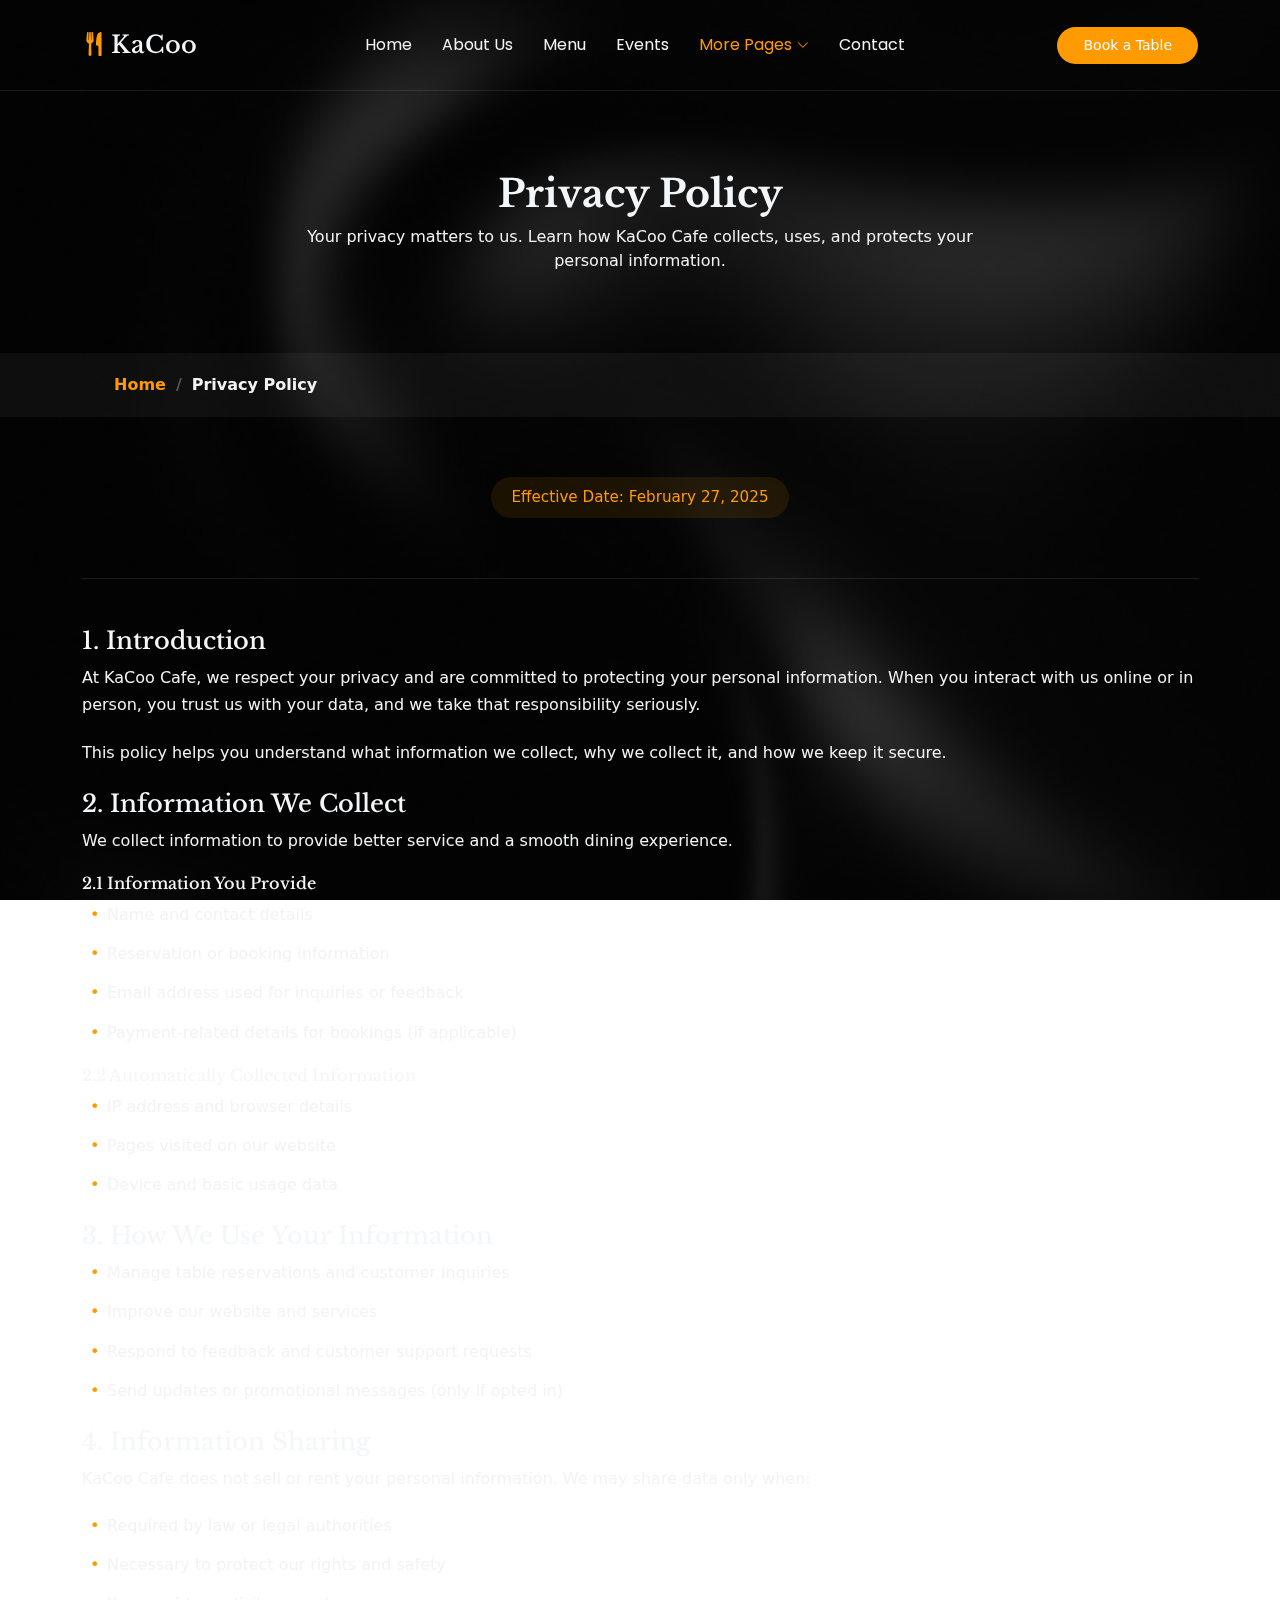
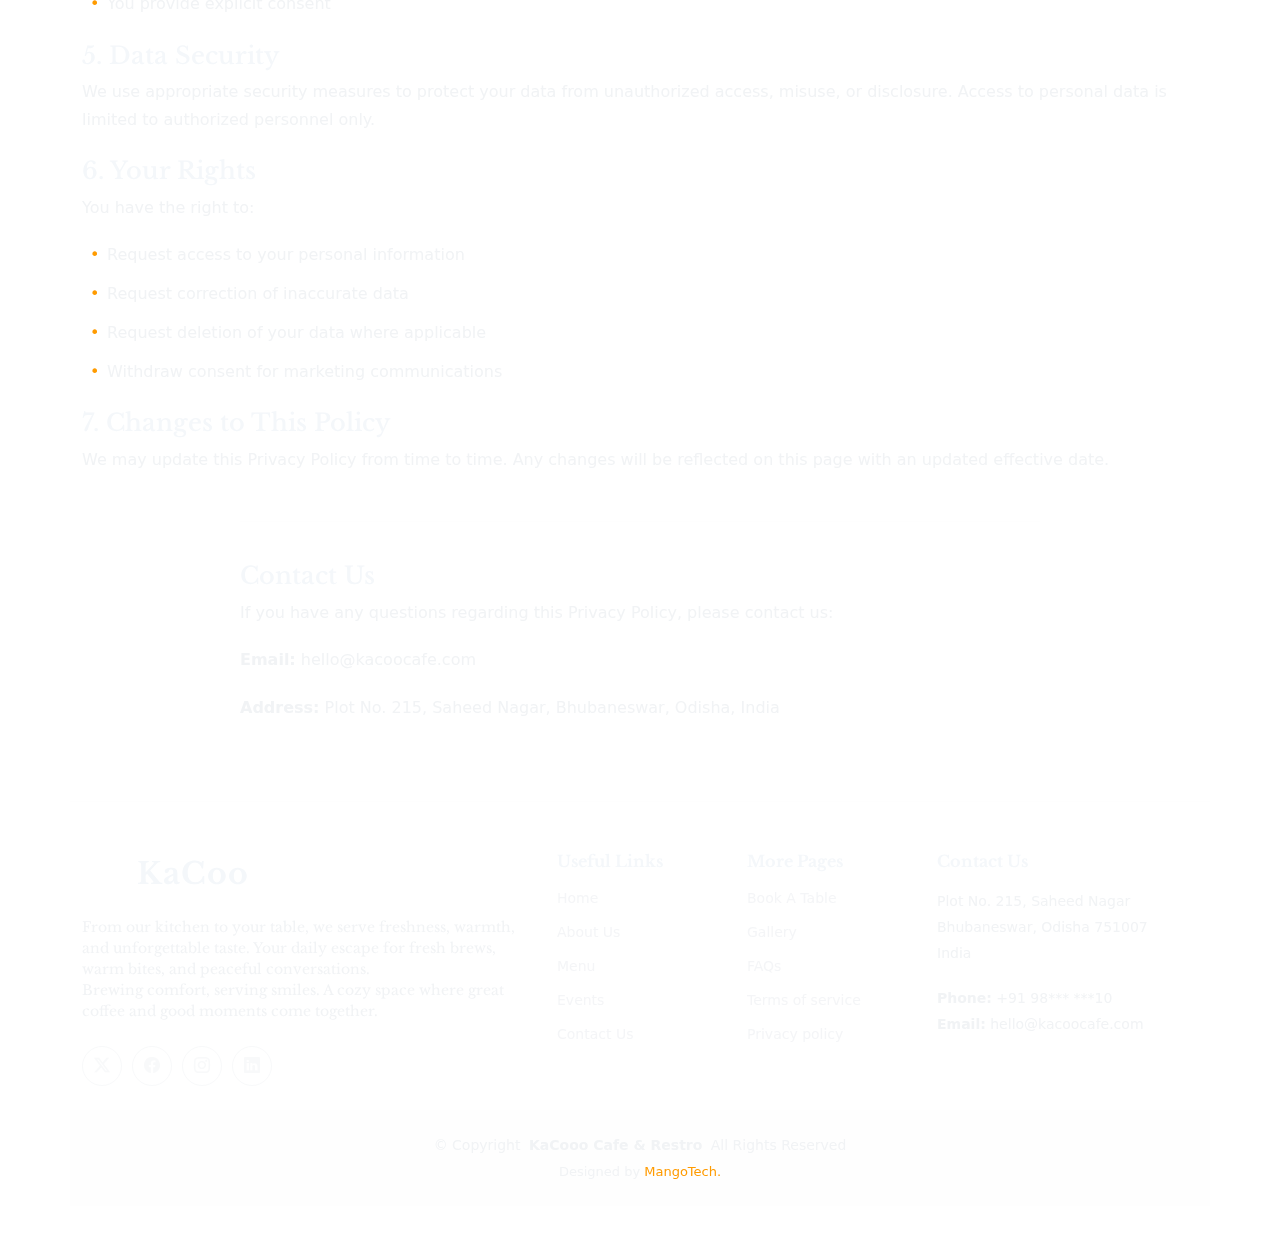
<file: pages/privacy_and_policy.html>
<!DOCTYPE html>
<html lang="en">

<head>
    <meta charset="UTF-8" />
    <meta name="viewport" content="width=device-width, initial-scale=1.0" />
    
    <!-- Primary SEO Tags -->
    <title>KaCoo Cafe & Restro | Privacy And Policy| Best Cafe for Coffee, Food & Cozy Dining</title>
    <meta name="description" content="KaCoo Cafe & Restro offers freshly brewed coffee, delicious food, cozy ambience, and a perfect place for friends, couples, and corporate gatherings. Visit us for a delightful dining experience." />
    <meta name="keywords" content="KaCoo Cafe, cafe and restro, best cafe in Bhubaneswar, coffee shop, restaurant, food and beverages, cafe near me, cozy cafe, couple friendly cafe, corporate dining" />
    <meta name="author" content="KaCoo Cafe & Restro" />
    <meta name="robots" content="index, follow" />

    <link rel="icon" href="../assets/images/icon.png" />

    <!-- Fonts -->
    <link href="https://fonts.googleapis.com" rel="preconnect" />
    <link href="https://fonts.gstatic.com" rel="preconnect" crossorigin />
    <link
        href="https://fonts.googleapis.com/css2?family=Roboto:ital,wght@0,100;0,300;0,400;0,500;0,700;0,900;1,100;1,300;1,400;1,500;1,700;1,900&family=Poppins:ital,wght@0,100;0,200;0,300;0,400;0,500;0,600;0,700;0,800;0,900;1,100;1,200;1,300;1,400;1,500;1,600;1,700;1,800;1,900&family=Libre+Baskerville:ital,wght@0,400;0,700;1,400;1,700&display=swap"
        rel="stylesheet" />

    <!-- Vendor CSS Files -->
    <link href="../assets/files/bootstrap/css/bootstrap.min.css" rel="stylesheet" />
    <link href="../assets/files/bootstrap/css/bootstrap.min.css" rel="stylesheet" />
    <link href="../assets/files/bootstrap-icons/bootstrap-icons.css" rel="stylesheet" />
    <link href="../assets/files/aos/aos.css" rel="stylesheet" />
    <link href="../assets/files/swiper/swiper-bundle.min.css" rel="stylesheet" />

    <link rel="stylesheet" href="../assets/css/main.css">
    <link rel="stylesheet" href="../assets/css/style.css" />
</head>

<body class="starter-page-page">
    <header id="header" class="header d-flex align-items-center sticky-top">
        <div class="container position-relative d-flex align-items-center justify-content-between">
            <a href="../index.html" class="logo d-flex align-items-center me-auto me-xl-0">
                <i class="bi bi-fork-knife"></i>
                <h1 class="sitename">KaCoo</h1>
            </a>

            <nav id="navmenu" class="navmenu">
                <ul>
                    <li><a href="../index.html">Home</a></li>
                    <li><a href="./about.html">About Us</a></li>
                    <li><a href="./menu.html">Menu</a></li>
                    <li><a href="./events.html">Events</a></li>
                    <li class="dropdown">
                        <a href="javascript:void(0)" class="active"><span>More Pages</span>
                            <i class="bi bi-chevron-down toggle-dropdown"></i>
                        </a>
                        <ul>
                            <li><a href="./gallery.html">Gallery</a></li>
                            <li><a href="./faq.html">FAQ</a></li>
                            <li><a href="./privacy_and_policy.html">Privacy Policy</a></li>
                            <li><a href="./terms_and_conditions.html">Terms & Conditions</a></li>
                        </ul>
                    </li>
                    <li><a href="./contact.html">Contact</a></li>
                </ul>
                <i class="mobile-nav-toggle d-xl-none bi bi-list"></i>
            </nav>

            <a class="btn-getstarted d-none d-sm-block" href="./book_your_table.html">Book a Table</a>
        </div>
    </header>

    <main class="main">
        <!-- Page Title -->
        <div class="page-title" data-aos="fade">
            <div class="heading">
                <div class="container">
                    <div class="row d-flex justify-content-center text-center">
                        <div class="col-lg-8">
                            <h1>Privacy Policy</h1>
                            <p class="mb-0">Your privacy matters to us. Learn how KaCoo Cafe collects, uses, and
                                protects your personal information.</p>
                        </div>
                    </div>
                </div>
            </div>
            <nav class="breadcrumbs">
                <div class="container">
                    <ol>
                        <li><a href="../index.html">Home</a></li>
                        <li class="current">Privacy Policy</li>
                    </ol>
                </div>
            </nav>
        </div>
        <!-- End Page Title -->

        <!-- Privacy Policy Section -->
        <section id="privacy" class="privacy section">
            <div class="container">
                <!-- Header -->
                <div class="privacy-header mb-5">
                    <div class="header-content text-center">
                        <div class="last-updated">Effective Date: February 27, 2025</div>                        
                    </div>
                </div>
                <!-- Main Content -->
                <div class="privacy-content">
                    <!-- Introduction -->
                    <div class="content-section mb-4">
                        <h4>1. Introduction</h4>
                        <p>
                            At KaCoo Cafe, we respect your privacy and are committed to protecting your personal
                            information.
                            When you interact with us online or in person, you trust us with your data, and we take that
                            responsibility seriously.
                        </p>
                        <p>
                            This policy helps you understand what information we collect, why we collect it, and how we
                            keep it
                            secure.
                        </p>
                    </div>

                    <!-- Information Collection -->
                    <div class="content-section mb-4">
                        <h4>2. Information We Collect</h4>
                        <p>We collect information to provide better service and a smooth dining experience.</p>

                        <h6>2.1 Information You Provide</h6>
                        <ul>
                            <li>Name and contact details</li>
                            <li>Reservation or booking information</li>
                            <li>Email address used for inquiries or feedback</li>
                            <li>Payment-related details for bookings (if applicable)</li>
                        </ul>

                        <h6>2.2 Automatically Collected Information</h6>
                        <ul>
                            <li>IP address and browser details</li>
                            <li>Pages visited on our website</li>
                            <li>Device and basic usage data</li>
                        </ul>
                    </div>

                    <!-- Use of Information -->
                    <div class="content-section mb-4">
                        <h4>3. How We Use Your Information</h4>
                        <ul>
                            <li>Manage table reservations and customer inquiries</li>
                            <li>Improve our website and services</li>
                            <li>Respond to feedback and customer support requests</li>
                            <li>Send updates or promotional messages (only if opted in)</li>
                        </ul>
                    </div>

                    <!-- Information Sharing -->
                    <div class="content-section mb-4">
                        <h4>4. Information Sharing</h4>
                        <p>
                            KaCoo Cafe does not sell or rent your personal information. We may share data only when:
                        </p>
                        <ul>
                            <li>Required by law or legal authorities</li>
                            <li>Necessary to protect our rights and safety</li>
                            <li>You provide explicit consent</li>
                        </ul>
                    </div>

                    <!-- Data Security -->
                    <div class="content-section mb-4">
                        <h4>5. Data Security</h4>
                        <p>
                            We use appropriate security measures to protect your data from unauthorized access, misuse,
                            or
                            disclosure. Access to personal data is limited to authorized personnel only.
                        </p>
                    </div>

                    <!-- Your Rights -->
                    <div class="content-section mb-4">
                        <h4>6. Your Rights</h4>
                        <p>You have the right to:</p>
                        <ul>
                            <li>Request access to your personal information</li>
                            <li>Request correction of inaccurate data</li>
                            <li>Request deletion of your data where applicable</li>
                            <li>Withdraw consent for marketing communications</li>
                        </ul>
                    </div>

                    <!-- Policy Updates -->
                    <div class="content-section mb-4">
                        <h4>7. Changes to This Policy</h4>
                        <p>
                            We may update this Privacy Policy from time to time. Any changes will be reflected on this
                            page with
                            an updated effective date.
                        </p>
                    </div>
                </div>
                <!-- Contact -->
                <div class="privacy-contact mt-5">
                    <h4>Contact Us</h4>
                    <p>If you have any questions regarding this Privacy Policy, please contact us:</p>
                    <p><strong>Email:</strong> hello@kacoocafe.com</p>
                    <p><strong>Address:</strong> Plot No. 215, Saheed Nagar, Bhubaneswar, Odisha, India</p>
                </div>
            </div>
        </section>
        <!-- /Privacy Policy Section -->
    </main>

    <footer id="footer" class="footer">
        <div class="container footer-top">
            <div class="row gy-4">
                <div class="col-lg-5 col-md-12 footer-about">
                    <a href="../index.html" class="logo d-flex align-items-center">
                        <img src="../assets/images/icon.png" alt="">
                        <span class="sitename">KaCoo</span>
                    </a>
                    <p>From our kitchen to your table, we serve freshness, warmth, and unforgettable taste. Your daily
                        escape for fresh brews, warm bites, and peaceful conversations. <br>
                        Brewing comfort, serving smiles. A cozy space where great coffee and good moments come together.
                    </p>
                    <div class="social-links d-flex mt-4">
                        <a href=""><i class="bi bi-twitter-x"></i></a>
                        <a href=""><i class="bi bi-facebook"></i></a>
                        <a href=""><i class="bi bi-instagram"></i></a>
                        <a href=""><i class="bi bi-linkedin"></i></a>
                    </div>
                </div>

                <div class="col-lg-2 col-6 footer-links">
                    <h4>Useful Links</h4>
                    <ul>
                        <li><a href="../index.html">Home</a></li>
                        <li><a href="./about.html">About Us</a></li>
                        <li><a href="./menu.html">Menu</a></li>
                        <li><a href="./events.html">Events</a></li>
                        <li><a href="./contact.html">Contact Us</a></li>
                    </ul>
                </div>

                <div class="col-lg-2 col-6 footer-links">
                    <h4>More Pages</h4>
                    <ul>
                        <li><a href="./book_your_table.html">Book A Table</a></li>
                        <li><a href="./gallery.html">Gallery</a></li>
                        <li><a href="./faq.html">FAQs</a></li>
                        <li><a href="./terms_and_conditions.html">Terms of service</a></li>
                        <li><a href="./privacy_and_policy.html">Privacy policy</a></li>
                    </ul>
                </div>

                <div class="col-lg-3 col-md-12 footer-contact text-center text-md-start">
                    <h4>Contact Us</h4>
                    <p>Plot No. 215, Saheed Nagar</p>
                    <p>Bhubaneswar, Odisha 751007</p>
                    <p>India</p>
                    <p class="mt-4"><strong>Phone:</strong> <span>+91 98*** ***10</span></p>
                    <p><strong>Email:</strong> <span>hello@kacoocafe.com</span></p>
                </div>

            </div>
        </div>
        <div class="container copyright text-center mt-4">
            <p>© <span>Copyright</span> <strong class="px-1 sitename">KaCooo Cafe & Restro</strong> <span>All Rights
                    Reserved</span></p>
            <div class="credits">
                Designed by <a href="#">MangoTech.</a>
            </div>
        </div>
    </footer>

    <!-- Scroll Top -->
    <a href="#" id="scroll-top" class="scroll-top d-flex align-items-center justify-content-center"><i
            class="bi bi-arrow-up-short"></i></a>

    <!-- Preloader -->
    <div id="preloader"></div>

    <!-- Vendor JS Files -->
    <script src="../assets/files/bootstrap/js/bootstrap.bundle.min.js"></script>
    <!-- <script src="../assets/files/php-email-form/validate.js"></script> -->
    <script src="../assets/files/aos/aos.js"></script>
    <script src="../assets/files/swiper/swiper-bundle.min.js"></script>
    <script src="../assets/files/purecounter/purecounter_vanilla.js"></script>
    <script src="../assets/files/imagesloaded/imagesloaded.pkgd.min.js"></script>
    <script src="../assets/files/isotope-layout/isotope.pkgd.min.js"></script>

    <!-- Main JS File -->
    <script src="../assets/js/main.js"></script>
    <script src="../assets/js/script.js"></script>
</body>

</html>
</file>
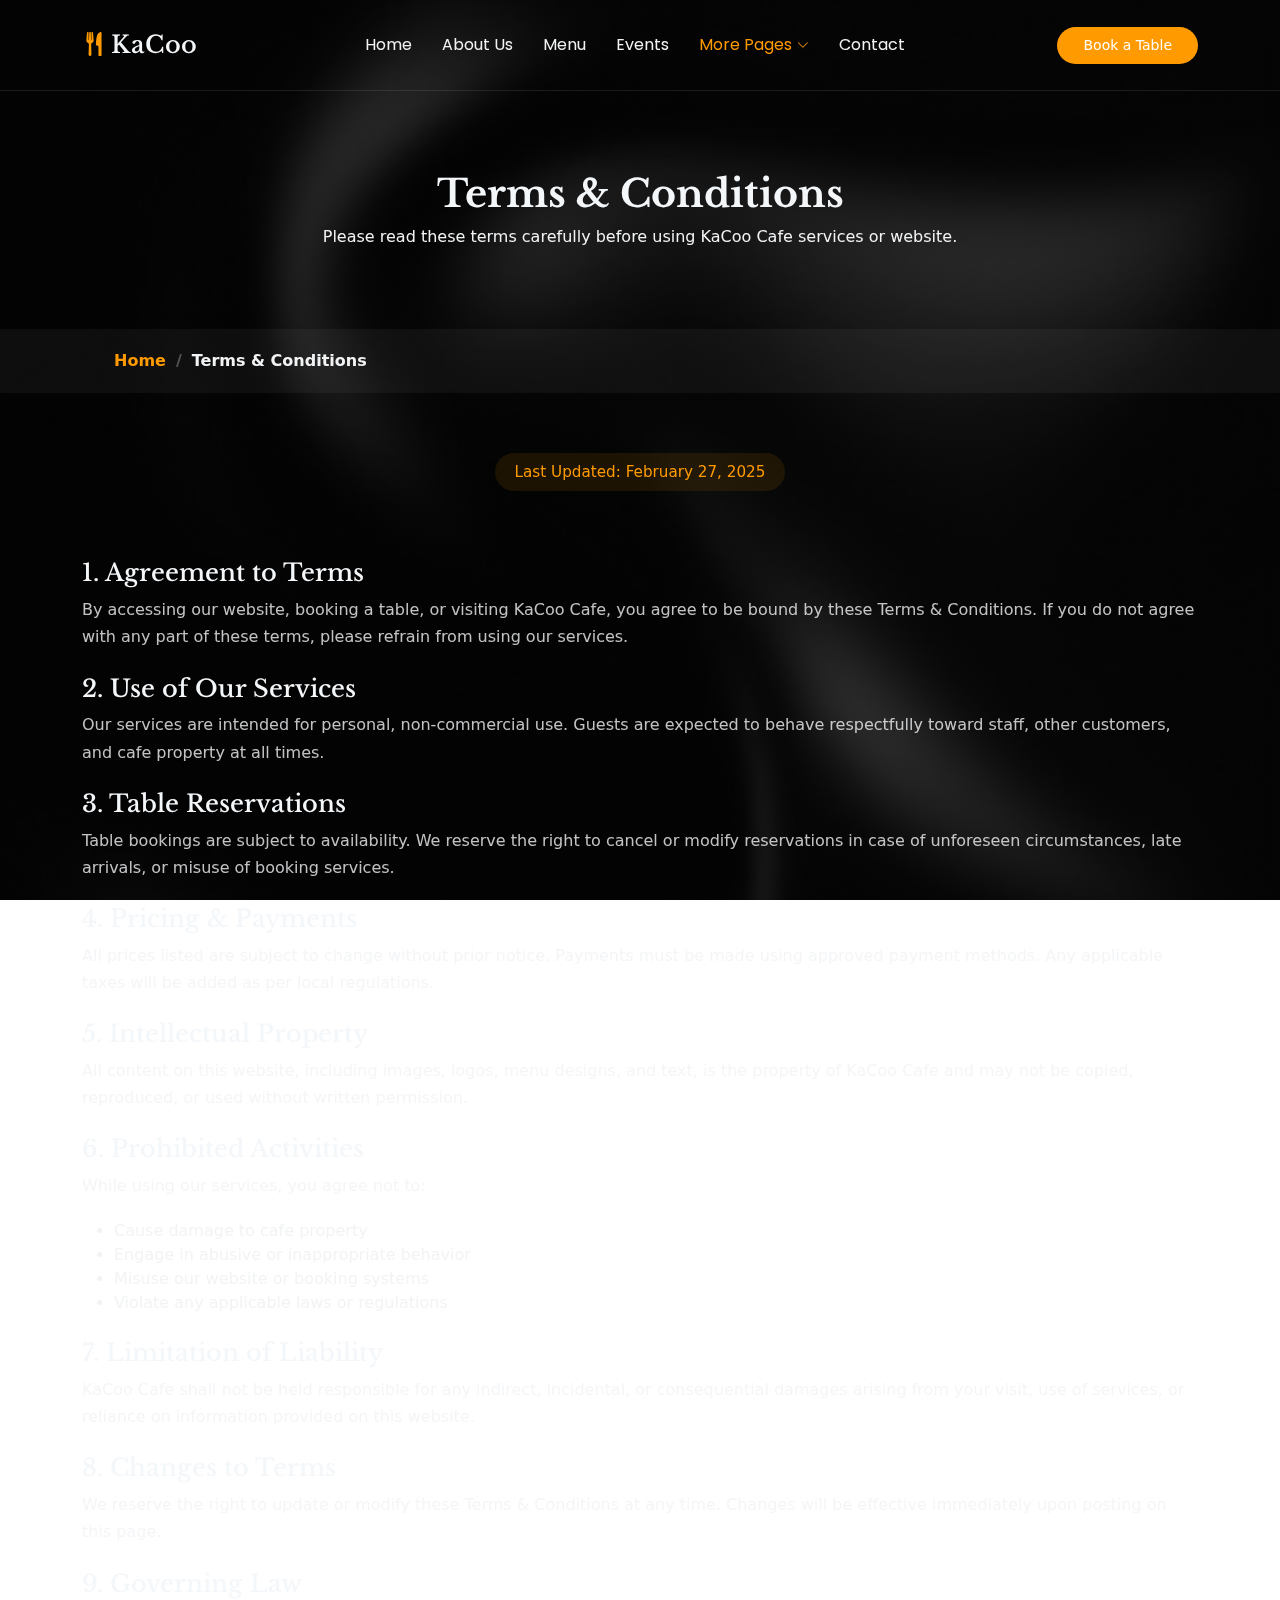
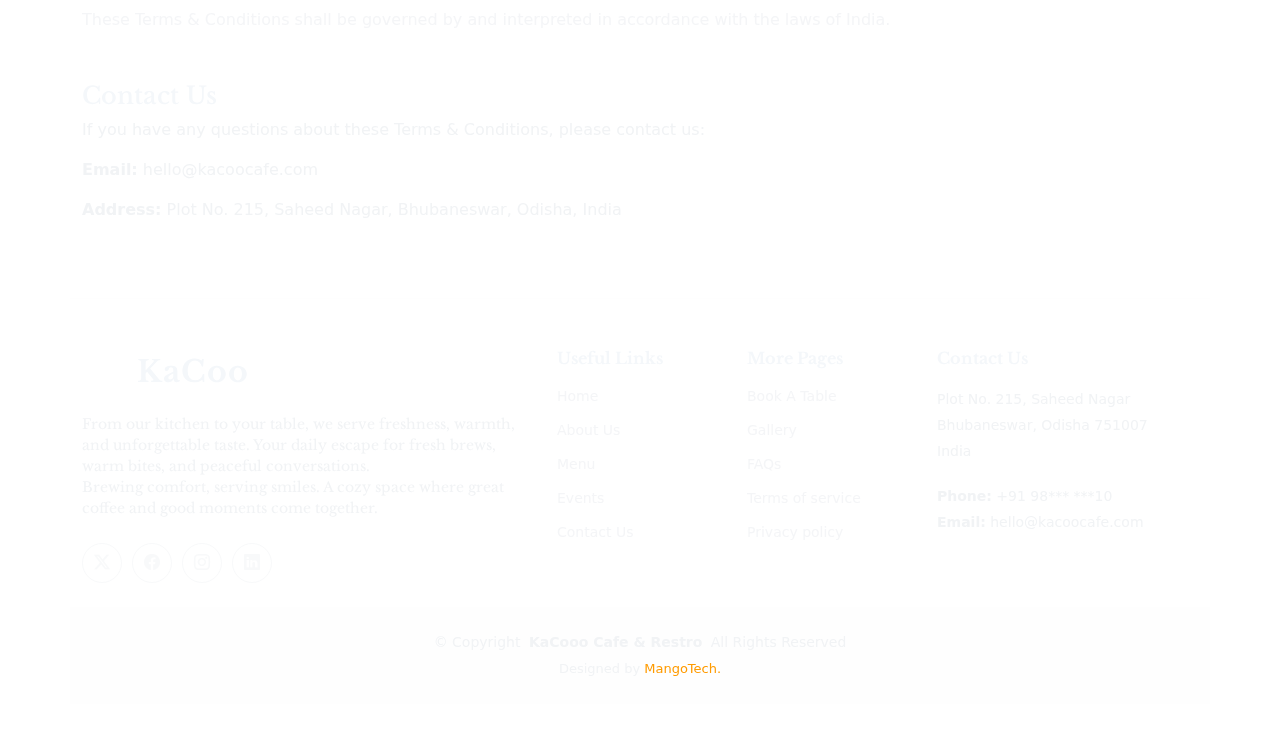
<file: pages/terms_and_conditions.html>
<!DOCTYPE html>
<html lang="en">

<head>
    <meta charset="UTF-8" />
    <meta name="viewport" content="width=device-width, initial-scale=1.0" />
    
    <!-- Primary SEO Tags -->
    <title>KaCoo Cafe & Restro | Terms & Conditions | Best Cafe for Coffee, Food & Cozy Dining</title>
    <meta name="description" content="KaCoo Cafe & Restro offers freshly brewed coffee, delicious food, cozy ambience, and a perfect place for friends, couples, and corporate gatherings. Visit us for a delightful dining experience." />
    <meta name="keywords" content="KaCoo Cafe, cafe and restro, best cafe in Bhubaneswar, coffee shop, restaurant, food and beverages, cafe near me, cozy cafe, couple friendly cafe, corporate dining" />
    <meta name="author" content="KaCoo Cafe & Restro" />
    <meta name="robots" content="index, follow" />

    <link rel="icon" href="../assets/images/icon.png" />

    <!-- Fonts -->
    <link href="https://fonts.googleapis.com" rel="preconnect" />
    <link href="https://fonts.gstatic.com" rel="preconnect" crossorigin />
    <link
        href="https://fonts.googleapis.com/css2?family=Roboto:ital,wght@0,100;0,300;0,400;0,500;0,700;0,900;1,100;1,300;1,400;1,500;1,700;1,900&family=Poppins:ital,wght@0,100;0,200;0,300;0,400;0,500;0,600;0,700;0,800;0,900;1,100;1,200;1,300;1,400;1,500;1,600;1,700;1,800;1,900&family=Libre+Baskerville:ital,wght@0,400;0,700;1,400;1,700&display=swap"
        rel="stylesheet" />

    <!-- Vendor CSS Files -->
    <link href="../assets/files/bootstrap/css/bootstrap.min.css" rel="stylesheet" />
    <link href="../assets/files/bootstrap/css/bootstrap.min.css" rel="stylesheet" />
    <link href="../assets/files/bootstrap-icons/bootstrap-icons.css" rel="stylesheet" />
    <link href="../assets/files/aos/aos.css" rel="stylesheet" />
    <link href="../assets/files/swiper/swiper-bundle.min.css" rel="stylesheet" />

    <link rel="stylesheet" href="../assets/css/main.css">
    <link rel="stylesheet" href="../assets/css/style.css" />
</head>

<body class="starter-page-page">
    <header id="header" class="header d-flex align-items-center sticky-top">
        <div class="container position-relative d-flex align-items-center justify-content-between">
            <a href="../index.html" class="logo d-flex align-items-center me-auto me-xl-0">
                <i class="bi bi-fork-knife"></i>
                <h1 class="sitename">KaCoo</h1>
            </a>

            <nav id="navmenu" class="navmenu">
                <ul>
                    <li><a href="../index.html">Home</a></li>
                    <li><a href="./about.html">About Us</a></li>
                    <li><a href="./menu.html">Menu</a></li>
                    <li><a href="./events.html">Events</a></li>
                    <li class="dropdown">
                        <a href="javascript:void(0)" class="active"><span>More Pages</span>
                            <i class="bi bi-chevron-down toggle-dropdown"></i>
                        </a>
                        <ul>
                            <li><a href="./gallery.html">Gallery</a></li>
                            <li><a href="./faq.html">FAQ</a></li>
                            <li><a href="./privacy_and_policy.html">Privacy Policy</a></li>
                            <li><a href="./terms_and_conditions.html">Terms & Conditions</a></li>
                        </ul>
                    </li>
                    <li><a href="./contact.html">Contact</a></li>
                </ul>
                <i class="mobile-nav-toggle d-xl-none bi bi-list"></i>
            </nav>

            <a class="btn-getstarted d-none d-sm-block" href="./book_your_table.html">Book a Table</a>
        </div>
    </header>

    <main class="main">
        <!-- Page Title -->
        <div class="page-title" data-aos="fade">
            <div class="heading">
                <div class="container">
                    <div class="row d-flex justify-content-center text-center">
                        <div class="col-lg-8">
                            <h1>Terms & Conditions</h1>
                            <p class="mb-0">Please read these terms carefully before using KaCoo Cafe services or website.</p>
                        </div>
                    </div>
                </div>
            </div>
            <nav class="breadcrumbs">
                <div class="container">
                    <ol>
                        <li><a href="../index.html">Home</a></li>
                        <li class="current">Terms & Conditions</li>
                    </ol>
                </div>
            </nav>
        </div>
        <!-- End Page Title -->

        <!-- Terms & Conditions Section -->
        <section id="terms-of-service" class="terms-of-service section">
            <div class="container">

                <!-- Header -->
                <div class="tos-header text-center mb-5">
                    <span class="last-updated">Last Updated: February 27, 2025</span>
                </div>

                <!-- Content -->
                <div class="tos-content">

                    <!-- Agreement -->
                    <div class="content-section mb-4">
                        <h4>1. Agreement to Terms</h4>
                        <p>
                            By accessing our website, booking a table, or visiting KaCoo Cafe, you agree to be bound by
                            these
                            Terms & Conditions. If you do not agree with any part of these terms, please refrain from
                            using our
                            services.
                        </p>
                    </div>

                    <!-- Use of Services -->
                    <div class="content-section mb-4">
                        <h4>2. Use of Our Services</h4>
                        <p>
                            Our services are intended for personal, non-commercial use. Guests are expected to behave
                            respectfully toward staff, other customers, and cafe property at all times.
                        </p>
                    </div>

                    <!-- Reservations -->
                    <div class="content-section mb-4">
                        <h4>3. Table Reservations</h4>
                        <p>
                            Table bookings are subject to availability. We reserve the right to cancel or modify
                            reservations
                            in case of unforeseen circumstances, late arrivals, or misuse of booking services.
                        </p>
                    </div>

                    <!-- Pricing & Payments -->
                    <div class="content-section mb-4">
                        <h4>4. Pricing & Payments</h4>
                        <p>
                            All prices listed are subject to change without prior notice. Payments must be made using
                            approved
                            payment methods. Any applicable taxes will be added as per local regulations.
                        </p>
                    </div>

                    <!-- Intellectual Property -->
                    <div class="content-section mb-4">
                        <h4>5. Intellectual Property</h4>
                        <p>
                            All content on this website, including images, logos, menu designs, and text, is the
                            property of
                            KaCoo Cafe and may not be copied, reproduced, or used without written permission.
                        </p>
                    </div>

                    <!-- Prohibited Activities -->
                    <div class="content-section mb-4">
                        <h4>6. Prohibited Activities</h4>
                        <p>While using our services, you agree not to:</p>
                        <ul>
                            <li>Cause damage to cafe property</li>
                            <li>Engage in abusive or inappropriate behavior</li>
                            <li>Misuse our website or booking systems</li>
                            <li>Violate any applicable laws or regulations</li>
                        </ul>
                    </div>

                    <!-- Liability -->
                    <div class="content-section mb-4">
                        <h4>7. Limitation of Liability</h4>
                        <p>
                            KaCoo Cafe shall not be held responsible for any indirect, incidental, or consequential
                            damages
                            arising from your visit, use of services, or reliance on information provided on this
                            website.
                        </p>
                    </div>

                    <!-- Changes -->
                    <div class="content-section mb-4">
                        <h4>8. Changes to Terms</h4>
                        <p>
                            We reserve the right to update or modify these Terms & Conditions at any time. Changes will
                            be
                            effective immediately upon posting on this page.
                        </p>
                    </div>

                    <!-- Governing Law -->
                    <div class="content-section mb-4">
                        <h4>9. Governing Law</h4>
                        <p>
                            These Terms & Conditions shall be governed by and interpreted in accordance with the laws of
                            India.
                        </p>
                    </div>

                </div>

                <!-- Contact -->
                <div class="tos-contact mt-5">
                    <h4>Contact Us</h4>
                    <p>
                        If you have any questions about these Terms & Conditions, please contact us:
                    </p>
                    <p><strong>Email:</strong> hello@kacoocafe.com</p>
                    <p><strong>Address:</strong> Plot No. 215, Saheed Nagar, Bhubaneswar, Odisha, India</p>
                </div>

            </div>
        </section>
        <!-- /Terms & Conditions Section -->

    </main>

    <footer id="footer" class="footer">
        <div class="container footer-top">
            <div class="row gy-4">
                <div class="col-lg-5 col-md-12 footer-about">
                    <a href="../index.html" class="logo d-flex align-items-center">
                        <img src="../assets/images/icon.png" alt="">
                        <span class="sitename">KaCoo</span>
                    </a>
                    <p>From our kitchen to your table, we serve freshness, warmth, and unforgettable taste. Your daily
                        escape for fresh brews, warm bites, and peaceful conversations. <br>
                        Brewing comfort, serving smiles. A cozy space where great coffee and good moments come together.
                    </p>
                    <div class="social-links d-flex mt-4">
                        <a href=""><i class="bi bi-twitter-x"></i></a>
                        <a href=""><i class="bi bi-facebook"></i></a>
                        <a href=""><i class="bi bi-instagram"></i></a>
                        <a href=""><i class="bi bi-linkedin"></i></a>
                    </div>
                </div>

                <div class="col-lg-2 col-6 footer-links">
                    <h4>Useful Links</h4>
                    <ul>
                        <li><a href="../index.html">Home</a></li>
                        <li><a href="./about.html">About Us</a></li>
                        <li><a href="./menu.html">Menu</a></li>
                        <li><a href="./events.html">Events</a></li>
                        <li><a href="./contact.html">Contact Us</a></li>
                    </ul>
                </div>

                <div class="col-lg-2 col-6 footer-links">
                    <h4>More Pages</h4>
                    <ul>
                        <li><a href="./book_your_table.html">Book A Table</a></li>
                        <li><a href="./gallery.html">Gallery</a></li>
                        <li><a href="./faq.html">FAQs</a></li>
                        <li><a href="./terms_and_conditions.html">Terms of service</a></li>
                        <li><a href="./privacy_and_policy.html">Privacy policy</a></li>
                    </ul>
                </div>

                <div class="col-lg-3 col-md-12 footer-contact text-center text-md-start">
                    <h4>Contact Us</h4>
                    <p>Plot No. 215, Saheed Nagar</p>
                    <p>Bhubaneswar, Odisha 751007</p>
                    <p>India</p>
                    <p class="mt-4"><strong>Phone:</strong> <span>+91 98*** ***10</span></p>
                    <p><strong>Email:</strong> <span>hello@kacoocafe.com</span></p>
                </div>

            </div>
        </div>
        <div class="container copyright text-center mt-4">
            <p>© <span>Copyright</span> <strong class="px-1 sitename">KaCooo Cafe & Restro</strong> <span>All Rights
                    Reserved</span></p>
            <div class="credits">
                Designed by <a href="#">MangoTech.</a>
            </div>
        </div>
    </footer>

    <!-- Scroll Top -->
    <a href="#" id="scroll-top" class="scroll-top d-flex align-items-center justify-content-center"><i
            class="bi bi-arrow-up-short"></i></a>

    <!-- Preloader -->
    <div id="preloader"></div>

    <!-- Vendor JS Files -->
    <script src="../assets/files/bootstrap/js/bootstrap.bundle.min.js"></script>
    <!-- <script src="../assets/files/php-email-form/validate.js"></script> -->
    <script src="../assets/files/aos/aos.js"></script>
    <script src="../assets/files/swiper/swiper-bundle.min.js"></script>
    <script src="../assets/files/purecounter/purecounter_vanilla.js"></script>
    <script src="../assets/files/imagesloaded/imagesloaded.pkgd.min.js"></script>
    <script src="../assets/files/isotope-layout/isotope.pkgd.min.js"></script>

    <!-- Main JS File -->
    <script src="../assets/js/main.js"></script>
    <script src="../assets/js/script.js"></script>
</body>

</html>
</file>
<file: assets/css/main.css>
/* Fonts */
:root {
  --default-font: "Roboto",  system-ui, -apple-system, "Segoe UI", Roboto, "Helvetica Neue", Arial, "Noto Sans", "Liberation Sans", sans-serif, "Apple Color Emoji", "Segoe UI Emoji", "Segoe UI Symbol", "Noto Color Emoji";
  --heading-font: "Libre Baskerville",  sans-serif;
  --nav-font: "Poppins",  sans-serif;
}

/* Global Colors - The following color variables are used throughout the website. Updating them here will change the color scheme of the entire website */
:root { 
  --background-color: rgba(16, 23, 25, 0); /* Background color for the entire website, including individual sections */
  --default-color: #f1f3f5; /* Default color used for the majority of the text content across the entire website */
  --heading-color: #f4f7fa; /* Color for headings, subheadings and title throughout the website */
  --accent-color: #ff9b00; /* Accent color that represents your brand on the website. It's used for buttons, links, and other elements that need to stand out */
  --surface-color: #252a2b; /* The surface color is used as a background of boxed elements within sections, such as cards, icon boxes, or other elements that require a visual separation from the global background. */
  --contrast-color: #ffffff; /* Contrast color for text, ensuring readability against backgrounds of accent, heading, or default colors. */
}

/* Nav Menu Colors - The following color variables are used specifically for the navigation menu. They are separate from the global colors to allow for more customization options */
:root {
  --nav-color: #f1f3f5;  /* The default color of the main navmenu links */
  --nav-hover-color: #ff9b00; /* Applied to main navmenu links when they are hovered over or active */
  --nav-mobile-background-color: #243438; /* Used as the background color for mobile navigation menu */
  --nav-dropdown-background-color: #243438; /* Used as the background color for dropdown items that appear when hovering over primary navigation items */
  --nav-dropdown-color: #f1f3f5; /* Used for navigation links of the dropdown items in the navigation menu. */
  --nav-dropdown-hover-color: #ff9b00; /* Similar to --nav-hover-color, this color is applied to dropdown navigation links when they are hovered over. */
}

/* Color Presets - These classes override global colors when applied to any section or element, providing reuse of the sam color scheme. */

.light-background {
  --background-color: #243438;
  --surface-color: #385157;
}

.dark-background {
  --background-color: #060606;
  --default-color: #ffffff;
  --heading-color: #ffffff;
  --surface-color: #252525;
  --contrast-color: #ffffff;
}

/* Smooth scroll */
:root {
  scroll-behavior: smooth;
}

/*--------------------------------------------------------------
# General Styling & Shared Classes
--------------------------------------------------------------*/
body {
  color: var(--default-color);
  background-color: var(--background-color);
  position: relative;
}

body::before {
  background: linear-gradient(color-mix(in srgb, #000000, transparent 30%), color-mix(in srgb, #000000, transparent 30%)), url("../images/background4.jpg") no-repeat center center/cover;
  content: "";
  position: fixed;
  inset: 0;
  z-index: 0;
  pointer-events: none;
}

a {
  color: var(--accent-color);
  text-decoration: none;
  transition: 0.3s;
}

a:hover {
  color: color-mix(in srgb, var(--accent-color), transparent 25%);
  text-decoration: none;
}

h1,
h2,
h3,
h4,
h5,
h6 {
  color: var(--heading-color);
  font-family: var(--heading-font);
}

/* PHP Email Form Messages
------------------------------*/
.php-email-form .error-message {
  display: none;
  background: #df1529;
  color: #ffffff;
  text-align: left;
  padding: 15px;
  margin-bottom: 24px;
  font-weight: 600;
}

.php-email-form .sent-message {
  display: none;
  color: #ffffff;
  background: #059652;
  text-align: center;
  padding: 15px;
  margin-bottom: 24px;
  font-weight: 600;
}

.php-email-form .loading {
  display: none;
  background: var(--surface-color);
  text-align: center;
  padding: 15px;
  margin-bottom: 24px;
}

.php-email-form .loading:before {
  content: "";
  display: inline-block;
  border-radius: 50%;
  width: 24px;
  height: 24px;
  margin: 0 10px -6px 0;
  border: 3px solid var(--accent-color);
  border-top-color: var(--surface-color);
  animation: php-email-form-loading 1s linear infinite;
}

@keyframes php-email-form-loading {
  0% {
    transform: rotate(0deg);
  }

  100% {
    transform: rotate(360deg);
  }
}

/*--------------------------------------------------------------
# Global Header
--------------------------------------------------------------*/
.header {
  color: var(--default-color);
  background-color: var(--background-color);
  padding: 15px 0;
  transition: all 0.5s;
  z-index: 997;
}

.header .logo {
  line-height: 1;
}

.header .logo img {
  max-height: 36px;
  margin-right: 8px;
}

.header .logo i {
  font-size: 24px;
  margin-right: 5px;
  color: var(--accent-color);
}

.header .logo h1 {
  font-size: 24px;
  margin: 0;
  font-weight: 500;
  letter-spacing: 0.5px;
  color: var(--heading-color);
}

.header .btn-getstarted,
.header .btn-getstarted:focus {
  color: var(--contrast-color);
  background: var(--accent-color);
  font-size: 14px;
  padding: 8px 26px;
  margin: 0;
  border-radius: 50px;
  transition: 0.3s;
}

.header .btn-getstarted:hover,
.header .btn-getstarted:focus:hover {
  color: var(--contrast-color);
  background: color-mix(in srgb, var(--accent-color), transparent 15%);
}

@media (max-width: 1200px) {
  .header .logo {
    order: 1;
  }

  .header .btn-getstarted {
    order: 2;
    margin: 0 15px 0 0;
    padding: 6px 20px;
  }

  .header .navmenu {
    order: 3;
  }
}

.scrolled .header {
  box-shadow: 0px 0 18px rgba(0, 0, 0, 0.1);
}

/* Global Header on Scroll
------------------------------*/
.scrolled .header {
  --background-color: rgba(0, 0, 0, 0.8);
}

/*--------------------------------------------------------------
# Navigation Menu
--------------------------------------------------------------*/
/* Navmenu - Desktop */
@media (min-width: 1200px) {
  .navmenu {
    padding: 0;
  }

  .navmenu ul {
    margin: 0;
    padding: 0;
    display: flex;
    list-style: none;
    align-items: center;
  }

  .navmenu li {
    position: relative;
  }

  .navmenu a,
  .navmenu a:focus {
    color: var(--nav-color);
    padding: 18px 15px;
    font-size: 16px;
    font-family: var(--nav-font);
    font-weight: 400;
    display: flex;
    align-items: center;
    justify-content: space-between;
    white-space: nowrap;
    transition: 0.3s;
  }

  .navmenu a i,
  .navmenu a:focus i {
    font-size: 12px;
    line-height: 0;
    margin-left: 5px;
    transition: 0.3s;
  }

  .navmenu li:last-child a {
    padding-right: 0;
  }

  .navmenu li:hover>a,
  .navmenu .active,
  .navmenu .active:focus {
    color: var(--nav-hover-color);
  }

  .navmenu .dropdown ul {
    margin: 0;
    padding: 10px 0;
    background: var(--nav-dropdown-background-color);
    display: block;
    position: absolute;
    visibility: hidden;
    left: 14px;
    top: 130%;
    opacity: 0;
    transition: 0.3s;
    border-radius: 4px;
    z-index: 99;
    box-shadow: 0px 0px 30px rgba(0, 0, 0, 0.1);
  }

  .navmenu .dropdown ul li {
    min-width: 200px;
  }

  .navmenu .dropdown ul a {
    padding: 10px 20px;
    font-size: 15px;
    text-transform: none;
    color: var(--nav-dropdown-color);
  }

  .navmenu .dropdown ul a i {
    font-size: 12px;
  }

  .navmenu .dropdown ul a:hover,
  .navmenu .dropdown ul .active:hover,
  .navmenu .dropdown ul li:hover>a {
    color: var(--nav-dropdown-hover-color);
  }

  .navmenu .dropdown:hover>ul {
    opacity: 1;
    top: 100%;
    visibility: visible;
  }

  .navmenu .dropdown .dropdown ul {
    top: 0;
    left: -90%;
    visibility: hidden;
  }

  .navmenu .dropdown .dropdown:hover>ul {
    opacity: 1;
    top: 0;
    left: -100%;
    visibility: visible;
  }
}

/* Navmenu - Mobile */
@media (max-width: 1199px) {
  .mobile-nav-toggle {
    color: var(--nav-color);
    font-size: 28px;
    line-height: 0;
    margin-right: 10px;
    cursor: pointer;
    transition: color 0.3s;
  }

  .navmenu {
    padding: 0;
    z-index: 9997;
  }

  .navmenu ul {
    display: none;
    list-style: none;
    position: absolute;
    inset: 60px 20px 20px 20px;
    padding: 10px 0;
    margin: 0;
    border-radius: 6px;
    background-color: var(--nav-mobile-background-color);
    overflow-y: auto;
    transition: 0.3s;
    z-index: 9998;
    box-shadow: 0px 0px 30px rgba(0, 0, 0, 0.1);
  }

  .navmenu a,
  .navmenu a:focus {
    color: var(--nav-dropdown-color);
    padding: 10px 20px;
    font-family: var(--nav-font);
    font-size: 17px;
    font-weight: 500;
    display: flex;
    align-items: center;
    justify-content: space-between;
    white-space: nowrap;
    transition: 0.3s;
  }

  .navmenu a i,
  .navmenu a:focus i {
    font-size: 12px;
    line-height: 0;
    margin-left: 5px;
    width: 30px;
    height: 30px;
    display: flex;
    align-items: center;
    justify-content: center;
    border-radius: 50%;
    transition: 0.3s;
    background-color: color-mix(in srgb, var(--accent-color), transparent 90%);
  }

  .navmenu a i:hover,
  .navmenu a:focus i:hover {
    background-color: var(--accent-color);
    color: var(--contrast-color);
  }

  .navmenu a:hover,
  .navmenu .active,
  .navmenu .active:focus {
    color: var(--nav-dropdown-hover-color);
  }

  .navmenu .active i,
  .navmenu .active:focus i {
    background-color: var(--accent-color);
    color: var(--contrast-color);
    transform: rotate(180deg);
  }

  .navmenu .dropdown ul {
    position: static;
    display: none;
    z-index: 99;
    padding: 10px 0;
    margin: 10px 20px;
    background-color: var(--nav-dropdown-background-color);
    border: 1px solid color-mix(in srgb, var(--default-color), transparent 90%);
    box-shadow: none;
    transition: all 0.5s ease-in-out;
  }

  .navmenu .dropdown ul ul {
    background-color: rgba(33, 37, 41, 0.1);
  }

  .navmenu .dropdown>.dropdown-active {
    display: block;
    background-color: rgba(33, 37, 41, 0.03);
  }

  .mobile-nav-active {
    overflow: hidden;
  }

  .mobile-nav-active .mobile-nav-toggle {
    color: #fff;
    position: absolute;
    font-size: 32px;
    top: 15px;
    right: 15px;
    margin-right: 0;
    z-index: 9999;
  }

  .mobile-nav-active .navmenu {
    position: fixed;
    overflow: hidden;
    inset: 0;
    background: rgba(33, 37, 41, 0.8);
    transition: 0.3s;
  }

  .mobile-nav-active .navmenu>ul {
    display: block;
  }
}

/*--------------------------------------------------------------
# Global Footer
--------------------------------------------------------------*/
.footer {
  color: var(--default-color);
  background-color: var(--background-color);
  font-size: 14px;
  padding-bottom: 50px;
  position: relative;
}

.footer .footer-top {
  padding-top: 50px;
  border-top: 1px solid color-mix(in srgb, var(--default-color), transparent 90%);
}

.footer .footer-about .logo {
  line-height: 1;
  margin-bottom: 25px;
}

.footer .footer-about .logo img {
  max-height: 40px;
  margin-right: 15px;
}

.footer .footer-about .logo span {
  color: var(--heading-color);
  font-size: 30px;
  font-weight: 700;
  letter-spacing: 1px;
  font-family: var(--heading-font);
  margin-top: 5px;
}

.footer .footer-about p {
  font-size: 14px;
  font-family: var(--heading-font);
}

.footer .social-links a {
  display: flex;
  align-items: center;
  justify-content: center;
  width: 40px;
  height: 40px;
  border-radius: 50%;
  border: 1px solid color-mix(in srgb, var(--default-color), transparent 50%);
  font-size: 16px;
  color: color-mix(in srgb, var(--default-color), transparent 50%);
  margin-right: 10px;
  transition: 0.3s;
}

.footer .social-links a:hover {
  color: var(--accent-color);
  border-color: var(--accent-color);
}

.footer h4 {
  font-size: 16px;
  font-weight: bold;
  position: relative;
  padding-bottom: 12px;
}

.footer .footer-links {
  margin-bottom: 30px;
}

.footer .footer-links ul {
  list-style: none;
  padding: 0;
  margin: 0;
}

.footer .footer-links ul i {
  padding-right: 2px;
  font-size: 12px;
  line-height: 0;
}

.footer .footer-links ul li {
  padding: 10px 0;
  display: flex;
  align-items: center;
}

.footer .footer-links ul li:first-child {
  padding-top: 0;
}

.footer .footer-links ul a {
  color: color-mix(in srgb, var(--default-color), transparent 20%);
  display: inline-block;
  line-height: 1;
}

.footer .footer-links ul a:hover {
  color: var(--accent-color);
}

.footer .footer-contact p {
  margin-bottom: 5px;
}

.footer .copyright {
  padding-top: 25px;
  padding-bottom: 25px;
  background-color: color-mix(in srgb, var(--default-color), transparent 95%);
}

.footer .copyright p {
  margin-bottom: 0;
}

.footer .credits {
  margin-top: 6px;
  font-size: 13px;
}

/*--------------------------------------------------------------
# Preloader
--------------------------------------------------------------*/
#preloader {
  position: fixed;
  inset: 0;
  z-index: 999999;
  overflow: hidden;
  background: var(--background-color);
  transition: all 0.6s ease-out;
}

#preloader:before {
  content: "";
  position: fixed;
  top: calc(50% - 30px);
  left: calc(50% - 30px);
  border: 6px solid #ffffff;
  border-color: var(--accent-color) transparent var(--accent-color) transparent;
  border-radius: 50%;
  width: 60px;
  height: 60px;
  animation: animate-preloader 1.5s linear infinite;
}

@keyframes animate-preloader {
  0% {
    transform: rotate(0deg);
  }

  100% {
    transform: rotate(360deg);
  }
}

/*--------------------------------------------------------------
# Scroll Top Button
--------------------------------------------------------------*/
.scroll-top {
  position: fixed;
  visibility: hidden;
  opacity: 0;
  right: 15px;
  bottom: -15px;
  z-index: 99999;
  background-color: var(--accent-color);
  width: 44px;
  height: 44px;
  border-radius: 50px;
  transition: all 0.4s;
}

.scroll-top i {
  font-size: 24px;
  color: var(--contrast-color);
  line-height: 0;
}

.scroll-top:hover {
  background-color: color-mix(in srgb, var(--accent-color), transparent 20%);
  color: var(--contrast-color);
}

.scroll-top.active {
  visibility: visible;
  opacity: 1;
  bottom: 15px;
}

/*--------------------------------------------------------------
# Disable aos animation delay on mobile devices
--------------------------------------------------------------*/
@media screen and (max-width: 768px) {
  [data-aos-delay] {
    transition-delay: 0 !important;
  }
}

/*--------------------------------------------------------------
# Global Page Titles & Breadcrumbs
--------------------------------------------------------------*/
.page-title {
  color: var(--default-color);
  background-color: var(--background-color);
  position: relative;
}

.page-title .heading {
  padding: 80px 0;
  border-top: 1px solid color-mix(in srgb, var(--default-color), transparent 90%);
}

.page-title .heading h1 {
  font-size: 38px;
  font-weight: 700;
}

.page-title nav {
  background-color: color-mix(in srgb, var(--default-color), transparent 95%);
  padding: 20px 0;
}

.page-title nav ol {
  display: flex;
  flex-wrap: wrap;
  list-style: none;
  margin: 0;
  font-size: 16px;
  font-weight: 600;
}

.page-title nav ol li+li {
  padding-left: 10px;
}

.page-title nav ol li+li::before {
  content: "/";
  display: inline-block;
  padding-right: 10px;
  color: color-mix(in srgb, var(--default-color), transparent 70%);
}

/*--------------------------------------------------------------
# Global Sections
--------------------------------------------------------------*/
section,
.section {
  color: var(--default-color);
  background-color: var(--background-color);
  padding: 60px 0;
  scroll-margin-top: 90px;
  overflow: clip;
  position: relative;
}

@media (max-width: 1199px) {

  section,
  .section {
    scroll-margin-top: 66px;
  }
}

/*--------------------------------------------------------------
# Global Section Titles
--------------------------------------------------------------*/
.section-title {
  text-align: center;
  padding-bottom: 60px;
  position: relative;
}

.section-title h2 {
  font-size: 32px;
  font-weight: 700;
  position: relative;
}

.section-title h2:before,
.section-title h2:after {
  content: "";
  width: 50px;
  height: 2px;
  background: var(--accent-color);
  display: inline-block;
}

.section-title h2:before {
  margin: 0 15px 10px 0;
}

.section-title h2:after {
  margin: 0 0 10px 15px;
}

.section-title p {
  margin-bottom: 0;
}

/*--------------------------------------------------------------
# Hero Section
--------------------------------------------------------------*/
.hero {
  padding: 0;
}

.hero .hero-container {
  position: relative;
  padding: 0;
  z-index: 3;
}

.hero .hero-container .content-col {
  padding: 3rem 5rem;
  display: flex;
  align-items: center;
  justify-content: center;
  position: relative;
  z-index: 2;
}

@media (max-width: 992px) {
  .hero .hero-container .content-col {
    padding: 3rem 2rem;
  }
}

@media (max-width: 768px) {
  .hero .hero-container .content-col {
    padding: 2.5rem 1.5rem;
  }
}

.hero .hero-container .content-col .content-wrapper {
  max-width: 570px;
}

.hero .hero-container .content-col .status-badge {
  display: inline-block;
  background-color: color-mix(in srgb, var(--accent-color), transparent 75%);
  color: var(--accent-color);
  padding: 0.5rem 1.5rem;
  border-radius: 50px;
  font-weight: 700;
  text-transform: uppercase;
  letter-spacing: 1px;
  font-size: 0.85rem;
  margin-bottom: 1.5rem;
}

.hero .hero-container .content-col h2 {
  font-size: 3.5rem;
  margin-bottom: 1.5rem;
  font-weight: 800;
  line-height: 1.2;
}

@media (max-width: 1200px) {
  .hero .hero-container .content-col h2 {
    font-size: 3rem;
  }
}

@media (max-width: 992px) {
  .hero .hero-container .content-col h2 {
    font-size: 2.5rem;
  }
}

@media (max-width: 768px) {
  .hero .hero-container .content-col h2 {
    font-size: 2.2rem;
  }
}

.hero .hero-container .content-col p {
  font-size: 1.1rem;
  line-height: 1.7;
  margin-bottom: 2rem;
}

@media (max-width: 768px) {
  .hero .hero-container .content-col p {
    font-size: 1rem;
  }
}

.hero .hero-container .content-col .opening-hours {
  display: flex;
  align-items: center;
  margin-bottom: 2rem;
  color: var(--heading-color);
  font-weight: 500;
}

.hero .hero-container .content-col .opening-hours i {
  font-size: 1.2rem;
  margin-right: 0.75rem;
  color: var(--accent-color);
}

.hero .hero-container .content-col .opening-hours span {
  font-size: 0.95rem;
}

.hero .hero-container .content-col .btn-group {
  display: flex;
  gap: 1rem;
  margin-bottom: 2rem;
}

@media (max-width: 992px) {
  .hero .hero-container .content-col .btn-group {
    flex-direction: column;
    width: 100%;
  }

  .hero .hero-container .content-col .btn-group .btn {
    width: 100%;
    text-align: center;
  }
}

.hero .hero-container .content-col .btn-group .btn {
  padding: 1rem 2rem;
  margin: 0;
  line-height: 1;
  font-weight: 600;
  text-transform: uppercase;
  letter-spacing: 0.5px;
  border-radius: 4px;
  transition: all 0.3s ease;
  display: flex;
  align-items: center;
  justify-content: center;
}

.hero .hero-container .content-col .btn-group .btn.btn-book {
  background-color: var(--accent-color);
  color: var(--contrast-color);
  border: transparent;
}

.hero .hero-container .content-col .btn-group .btn.btn-book:hover {
  background-color: color-mix(in srgb, var(--accent-color), black 20%);
  transform: translateY(-3px);
  box-shadow: 0 10px 20px rgba(0, 0, 0, 0.1);
}

.hero .hero-container .content-col .btn-group .btn.btn-menu {
  background-color: transparent;
  color: var(--heading-color);
  border: 2px solid var(--heading-color);
}

.hero .hero-container .content-col .btn-group .btn.btn-menu:hover {
  background-color: transparent;
  color: var(--accent-color);
  transform: translateY(-3px);
  border-color: var(--accent-color);
  box-shadow: 0 10px 20px rgba(0, 0, 0, 0.1);
}

.hero .hero-container .content-col .social-links {
  display: flex;
  gap: 1rem;
}

.hero .hero-container .content-col .social-links a {
  display: flex;
  align-items: center;
  justify-content: center;
  width: 40px;
  height: 40px;
  border-radius: 50%;
  background-color: color-mix(in srgb, var(--heading-color), transparent 90%);
  color: var(--heading-color);
  transition: all 0.3s ease;
}

.hero .hero-container .content-col .social-links a:hover {
  background-color: var(--accent-color);
  color: var(--contrast-color);
  transform: translateY(-3px);
}

.hero .hero-container .content-col .social-links a i {
  font-size: 1.2rem;
}

.hero .hero-container .hero-swiper {
  position: relative;
}

.hero .hero-container .hero-swiper .swiper-slide {
  position: relative;
}

.hero .hero-container .hero-swiper .swiper-slide .img-container {
  position: relative;
  overflow: hidden;
  height: calc(100vh - 250px);
}

.hero .hero-container .hero-swiper .swiper-slide .img-container img {
  position: absolute;
  width: 100%;
  height: 100%;
  object-fit: cover;
  inset: 0;
}

.hero .hero-container .hero-swiper .swiper-button-next,
.hero .hero-container .hero-swiper .swiper-button-prev {
  width: 50px;
  height: 50px;
  background-color: color-mix(in srgb, #000, transparent 70%);
  border-radius: 50%;
  color: var(--contrast-color);
  transition: all 0.3s ease;
}

.hero .hero-container .hero-swiper .swiper-button-next:after,
.hero .hero-container .hero-swiper .swiper-button-prev:after {
  font-size: 1.2rem;
  font-weight: bold;
}

.hero .hero-container .hero-swiper .swiper-button-next:hover,
.hero .hero-container .hero-swiper .swiper-button-prev:hover {
  background-color: var(--accent-color);
  color: var(--contrast-color);
}

.hero .hero-container .hero-swiper .swiper-button-next {
  right: 20px;
}

.hero .hero-container .hero-swiper .swiper-button-prev {
  left: 20px;
}

@media (max-width: 992px) {
  .hero .hero-container .content-col {
    order: 2;
  }

  .hero .hero-container .swiper-col {
    order: 1;
  }

  .hero .hero-container .hero-swiper .swiper-slide .img-container {
    height: calc(100vh - 60px);
  }

  .hero .hero-container .hero-swiper .swiper-button-next,
  .hero .hero-container .hero-swiper .swiper-button-prev {
    width: 40px;
    height: 40px;
  }

  .hero .hero-container .hero-swiper .swiper-button-next:after,
  .hero .hero-container .hero-swiper .swiper-button-prev:after {
    font-size: 1rem;
  }
}

/*--------------------------------------------------------------
# About Section
--------------------------------------------------------------*/
.about {
  padding-top: 120px;
  padding-bottom: 60px;
}

.about .about-content h3 {
  font-size: 32px;
  margin-bottom: 20px;
  position: relative;
}

.about .about-content h3:after {
  content: "";
  position: absolute;
  left: 0;
  bottom: -10px;
  height: 3px;
  width: 60px;
  background-color: var(--accent-color);
}

.about .about-content p {
  margin-bottom: 20px;
  line-height: 1.8;
}

.about .about-content p.fst-italic {
  font-size: 18px;
  color: color-mix(in srgb, var(--heading-color), transparent 15%);
}

.about .about-content .chef-signature {
  padding: 20px;
  background-color: color-mix(in srgb, var(--background-color), var(--accent-color) 5%);
  border-radius: 8px;
}

.about .about-content .chef-signature .chef-avatar {
  width: 70px;
  height: 70px;
  object-fit: cover;
  border: 3px solid var(--accent-color);
}

.about .about-content .chef-signature .chef-message {
  font-style: italic;
  font-size: 15px;
  color: var(--heading-color);
}

.about .about-content .chef-signature .signature-img {
  max-height: 50px;
  margin-bottom: 5px;
}

.about .about-content .chef-signature .chef-name {
  margin: 0;
  font-weight: 600;
  font-size: 14px;
  color: color-mix(in srgb, var(--heading-color), transparent 15%);
}

.about .about-image-wrapper {
  position: relative;
}

.about .about-image-wrapper .main-image {
  border-radius: 10px;
  position: relative;
  z-index: 1;
  border: 5px solid color-mix(in srgb, var(--default-color), transparent 80%);
}

.about .about-image-wrapper .accent-image {
  position: absolute;
  width: 60%;
  bottom: -15%;
  right: -15%;
  z-index: 2;
  border-radius: 10px;
  border: 5px solid color-mix(in srgb, var(--default-color), transparent 80%);
}

@media (max-width: 992px) {
  .about .about-image-wrapper .accent-image {
    display: none;
  }
}

.about .about-image-wrapper .establishment-year {
  position: absolute;
  top: -20px;
  left: -20px;
  background-color: var(--accent-color);
  color: var(--contrast-color);
  padding: 10px;
  font-size: 18px;
  font-weight: 700;
  border-radius: 50%;
  line-height: 1.1;
  width: 90px;
  height: 90px;
  display: flex;
  align-items: center;
  justify-content: center;
  z-index: 3;
  font-family: var(--heading-font);
}

@media (max-width: 768px) {
  .about .about-image-wrapper .establishment-year {
    width: 70px;
    height: 70px;
    font-size: 16px;
    top: -10px;
    left: -10px;
  }
}

.about .features-section {
  border-top: 1px solid color-mix(in srgb, var(--heading-color), transparent 80%);
}

.about .features-section .feature-box {
  text-align: center;
  padding: 20px 15px;
  height: 100%;
  transition: all 0.3s ease;
}

.about .features-section .feature-box:hover {
  transform: translateY(-10px);
}

.about .features-section .feature-box:hover .feature-icon {
  background-color: var(--accent-color);
  color: var(--contrast-color);
}

.about .features-section .feature-box .feature-icon {
  width: 70px;
  height: 70px;
  line-height: 70px;
  background-color: color-mix(in srgb, var(--background-color), var(--accent-color) 15%);
  color: var(--accent-color);
  font-size: 28px;
  border-radius: 50%;
  margin: 0 auto 20px;
  transition: all 0.3s ease;
  display: flex;
  align-items: center;
  justify-content: center;
}

.about .features-section .feature-box h4 {
  font-size: 20px;
  margin-bottom: 12px;
}

.about .features-section .feature-box p {
  font-size: 14px;
  color: color-mix(in srgb, var(--default-color), transparent 15%);
  margin-bottom: 0;
}

.about .stats-container {
  display: flex;
  justify-content: space-around;
  flex-wrap: wrap;
  margin-top: 30px;
  background-color: color-mix(in srgb, var(--background-color), var(--heading-color) 3%);
  padding: 30px 20px;
  border-radius: 10px;
}

.about .stats-container .stat-item {
  text-align: center;
  padding: 15px;
}

@media (max-width: 768px) {
  .about .stats-container .stat-item {
    width: 50%;
    margin-bottom: 15px;
  }
}

.about .stats-container .stat-item .stat-number {
  font-size: 42px;
  font-weight: 700;
  color: var(--accent-color);
  display: block;
  font-family: var(--heading-font);
  line-height: 1;
}

.about .stats-container .stat-item .stat-label {
  margin-top: 5px;
  margin-bottom: 0;
  font-weight: 500;
  font-size: 15px;
  color: var(--heading-color);
}

/*--------------------------------------------------------------
# Menu Section
--------------------------------------------------------------*/
.menu .menu-filters ul {
  display: flex;
  justify-content: center;
  flex-wrap: wrap;
  gap: 15px;
  list-style: none;
  margin: 0;
  padding: 0;
}

.menu .menu-filters ul li {
  padding: 8px 16px;
  font-size: 1rem;
  font-weight: 500;
  cursor: pointer;
  border-radius: 25px;
  background-color: var(--surface-color);
  color: var(--default-color);
  transition: 0.3s;
  box-shadow: 0 2px 5px rgba(0, 0, 0, 0.05);
}

.menu .menu-filters ul li:hover {
  background-color: color-mix(in srgb, var(--accent-color), transparent 80%);
}

.menu .menu-filters ul li.filter-active {
  background-color: var(--accent-color);
  color: var(--contrast-color);
}

@media (max-width: 768px) {
  .menu .menu-filters ul {
    gap: 8px;
  }

  .menu .menu-filters ul li {
    padding: 6px 12px;
    font-size: 0.9rem;
  }
}

.menu .menu-container {
  position: relative;
}

.menu .specials-badge {
  margin-bottom: 15px;
}

.menu .specials-badge span {
  display: inline-block;
  background-color: color-mix(in srgb, var(--accent-color), transparent 90%);
  color: var(--heading-color);
  font-weight: 600;
  font-size: 1.1rem;
  padding: 8px 20px;
  border-radius: 20px;
}

.menu .specials-badge span i {
  color: var(--accent-color);
  margin-right: 8px;
}

.menu .specials-container {
  margin-bottom: 2rem;
}

.menu .special-item {
  overflow: hidden;
  border-radius: 10px;
  box-shadow: 0 5px 15px rgba(0, 0, 0, 0.08);
  transition: transform 0.3s, box-shadow 0.3s;
  height: 100%;
  background-color: var(--surface-color);
}

.menu .special-item:hover {
  transform: translateY(-5px);
  box-shadow: 0 8px 20px rgba(0, 0, 0, 0.12);
}

.menu .special-item .menu-item-img {
  position: relative;
  overflow: hidden;
}

.menu .special-item .menu-item-img img {
  width: 100%;
  height: 240px;
  object-fit: cover;
  transition: transform 0.5s;
}

.menu .special-item .menu-item-img:hover img {
  transform: scale(1.05);
}

.menu .special-item .menu-item-img .menu-item-badges {
  position: absolute;
  top: 10px;
  left: 10px;
  display: flex;
  gap: 8px;
}

.menu .special-item .menu-item-img .menu-item-badges span {
  font-size: 0.75rem;
  font-weight: 600;
  padding: 4px 10px;
  border-radius: 20px;
  text-transform: uppercase;
  letter-spacing: 0.5px;
}

.menu .special-item .menu-item-img .menu-item-badges .badge-special {
  background-color: var(--accent-color);
  color: var(--contrast-color);
}

.menu .special-item .menu-item-img .menu-item-badges .badge-vegan {
  background-color: color-mix(in srgb, green, transparent 30%);
  color: var(--contrast-color);
}

.menu .special-item .menu-item-img .menu-item-badges .badge-spicy {
  background-color: color-mix(in srgb, red, transparent 30%);
  color: var(--contrast-color);
}

.menu .special-item .menu-item-content {
  padding: 20px;
}

.menu .special-item .menu-item-content h4 {
  margin: 0 0 12px;
  font-weight: 600;
  font-size: 1.25rem;
}

.menu .special-item .menu-item-content p {
  color: color-mix(in srgb, var(--default-color), transparent 20%);
  margin-bottom: 15px;
  font-size: 0.95rem;
}

.menu .special-item .menu-item-content .menu-item-price {
  font-weight: 700;
  color: var(--accent-color);
  font-size: 1.2rem;
}

.menu .menu-item {
  padding: 20px;
  border-radius: 8px;
  background-color: var(--surface-color);
  box-shadow: 0 3px 10px rgba(0, 0, 0, 0.05);
  transition: all 0.3s ease;
}

.menu .menu-item:hover {
  box-shadow: 0 5px 15px rgba(0, 0, 0, 0.1);
  transform: translateY(-3px);
}

.menu .menu-item .menu-img {
  width: 100px;
  height: 100px;
  object-fit: cover;
  border-radius: 8px;
  transition: transform 0.3s;
}

.menu .menu-item .menu-img:hover {
  transform: scale(1.05);
}

.menu .menu-item .menu-content {
  flex: 1;
}

.menu .menu-item .menu-content h5 {
  font-size: 1.1rem;
  font-weight: 600;
  margin-bottom: 8px;
  display: flex;
  align-items: center;
  flex-wrap: wrap;
  gap: 8px;
}

.menu .menu-item .menu-content .menu-tag {
  font-size: 0.7rem;
  padding: 3px 8px;
  background-color: color-mix(in srgb, var(--accent-color), transparent 85%);
  color: var(--accent-color);
  border-radius: 20px;
  font-weight: 500;
  display: inline-block;
}

.menu .menu-item .menu-content p {
  color: color-mix(in srgb, var(--default-color), transparent 20%);
  font-size: 0.9rem;
  margin-bottom: 10px;
}

.menu .menu-item .menu-content .price {
  font-weight: 700;
  color: var(--accent-color);
  font-size: 1.1rem;
}

.menu .download-menu {
  display: inline-block;
  padding: 10px 25px;
  background-color: var(--accent-color);
  color: var(--contrast-color);
  text-decoration: none;
  border-radius: 30px;
  font-weight: 600;
  transition: 0.3s;
}

.menu .download-menu i {
  margin-right: 8px;
}

.menu .download-menu:hover {
  background-color: color-mix(in srgb, var(--accent-color), transparent 25%);
  transform: translateY(-3px);
}

@media (max-width: 992px) {
  .menu .menu-item .menu-img {
    width: 80px;
    height: 80px;
  }
}

@media (max-width: 768px) {
  .menu .specials-container .row {
    flex-direction: column;
  }
}

@media (max-width: 576px) {
  .menu .menu-item {
    flex-direction: column;
  }

  .menu .menu-item .menu-img {
    width: 100%;
    height: 160px;
    margin-bottom: 15px;
  }
}

/*--------------------------------------------------------------
# Testimonials Section
--------------------------------------------------------------*/
.testimonials .testimonial-item {
  background-color: var(--surface-color);
  box-shadow: 0px 0 20px rgba(0, 0, 0, 0.1);
  box-sizing: content-box;
  padding: 30px;
  margin: 40px 30px;
  min-height: 320px;
  display: flex;
  flex-direction: column;
  text-align: center;
  transition: 0.3s;
}

.testimonials .testimonial-item .stars {
  margin-bottom: 15px;
}

.testimonials .testimonial-item .stars i {
  color: #ffc107;
  margin: 0 1px;
}

.testimonials .testimonial-item .testimonial-img {
  width: 90px;
  border-radius: 50%;
  border: 4px solid var(--background-color);
  margin: 0 auto;
}

.testimonials .testimonial-item h3 {
  font-size: 18px;
  font-weight: bold;
  margin: 10px 0 5px 0;
}

.testimonials .testimonial-item h4 {
  font-size: 14px;
  color: color-mix(in srgb, var(--default-color), transparent 40%);
  margin: 0;
}

.testimonials .testimonial-item p {
  font-style: italic;
  margin: 0 auto 15px auto;
}

.testimonials .swiper-wrapper {
  height: auto;
}

.testimonials .swiper-pagination {
  margin-top: 20px;
  position: relative;
}

.testimonials .swiper-pagination .swiper-pagination-bullet {
  width: 12px;
  height: 12px;
  background-color: color-mix(in srgb, var(--default-color), transparent 85%);
  opacity: 1;
}

.testimonials .swiper-pagination .swiper-pagination-bullet-active {
  background-color: var(--accent-color);
}

.testimonials .swiper-slide {
  opacity: 0.3;
}

@media (max-width: 1199px) {
  .testimonials .swiper-slide-active {
    opacity: 1;
  }

  .testimonials .swiper-pagination {
    margin-top: 0;
  }

  .testimonials .testimonial-item {
    margin: 40px 20px;
  }
}

@media (min-width: 1200px) {
  .testimonials .swiper-slide-next {
    opacity: 1;
    transform: scale(1.12);
  }
}

/*--------------------------------------------------------------
# Chefs Section
--------------------------------------------------------------*/
.chefs .chef-highlight {
  background-color: var(--surface-color);
  border-radius: 12px;
  overflow: hidden;
  box-shadow: 0 6px 15px rgba(0, 0, 0, 0.05);
  height: 100%;
  display: flex;
  flex-direction: column;
}

.chefs .chef-highlight .chef-image {
  overflow: hidden;
  margin-bottom: 0;
}

.chefs .chef-highlight .chef-image img {
  transition: transform 0.6s;
  width: 100%;
  object-fit: cover;
}

.chefs .chef-highlight .chef-image:hover img {
  transform: scale(1.05);
}

.chefs .chef-highlight .chef-details {
  padding: 2.5rem;
}

.chefs .chef-highlight .chef-details h3 {
  color: var(--accent-color);
  font-size: 1.1rem;
  font-weight: 600;
  text-transform: uppercase;
  letter-spacing: 2px;
  margin-bottom: 0.5rem;
}

.chefs .chef-highlight .chef-details h2 {
  font-size: 2.2rem;
  font-weight: 700;
  margin-bottom: 1.25rem;
}

.chefs .chef-highlight .chef-details .chef-awards {
  display: flex;
  flex-wrap: wrap;
  gap: 0.75rem;
  margin-bottom: 1.25rem;
}

.chefs .chef-highlight .chef-details .chef-awards span {
  font-size: 0.9rem;
  padding: 0.35rem 0.8rem;
  border-radius: 50px;
  background-color: color-mix(in srgb, var(--accent-color), transparent 85%);
  display: inline-flex;
  align-items: center;
}

.chefs .chef-highlight .chef-details .chef-awards span i {
  margin-right: 0.4rem;
  color: var(--accent-color);
}

.chefs .chef-highlight .chef-details p {
  margin-bottom: 1.5rem;
  line-height: 1.7;
}

.chefs .chef-highlight .chef-details .chef-signature {
  display: block;
  max-width: 180px;
  margin-top: 1.5rem;
}

.chefs .chef-highlight .chef-details .chef-signature img {
  max-width: 100%;
  height: auto;
}

@media (max-width: 991px) {
  .chefs .chef-highlight {
    margin-bottom: 2.5rem;
  }
}

.chefs .team-container {
  padding-left: 1rem;
}

@media (max-width: 991px) {
  .chefs .team-container {
    padding-left: 0;
  }
}

.chefs .chef-card {
  background-color: var(--surface-color);
  border-radius: 8px;
  overflow: hidden;
  box-shadow: 0 5px 15px rgba(0, 0, 0, 0.05);
  transition: transform 0.3s, box-shadow 0.3s;
  height: 100%;
}

.chefs .chef-card:hover {
  transform: translateY(-5px);
  box-shadow: 0 8px 25px rgba(0, 0, 0, 0.1);
}

.chefs .chef-card:hover .social-links {
  opacity: 1;
  visibility: visible;
}

.chefs .chef-card .chef-img {
  position: relative;
  overflow: hidden;
}

.chefs .chef-card .chef-img img {
  width: 100%;
  height: 300px;
  object-fit: cover;
  transition: transform 0.5s;
}

.chefs .chef-card .chef-img .social-links {
  position: absolute;
  bottom: 0;
  left: 0;
  right: 0;
  padding: 1rem;
  background: linear-gradient(to top, rgba(0, 0, 0, 0.7), transparent);
  display: flex;
  gap: 1rem;
  justify-content: center;
  opacity: 0;
  visibility: hidden;
  transition: opacity 0.3s, visibility 0.3s;
}

.chefs .chef-card .chef-img .social-links a {
  width: 36px;
  height: 36px;
  display: flex;
  align-items: center;
  justify-content: center;
  background-color: var(--surface-color);
  color: var(--accent-color);
  border-radius: 50%;
  transition: background-color 0.3s, color 0.3s;
}

.chefs .chef-card .chef-img .social-links a:hover {
  background-color: var(--accent-color);
  color: var(--contrast-color);
}

.chefs .chef-card .chef-info {
  padding: 1.5rem;
}

.chefs .chef-card .chef-info h4 {
  font-size: 1.25rem;
  margin-bottom: 0.3rem;
  font-weight: 600;
}

.chefs .chef-card .chef-info .role {
  color: var(--accent-color);
  font-size: 0.9rem;
  font-weight: 600;
  text-transform: uppercase;
  letter-spacing: 1px;
  margin-bottom: 1rem;
  display: block;
}

.chefs .chef-card .chef-info .details {
  margin-bottom: 0;
  font-size: 0.95rem;
  line-height: 1.6;
}

/*--------------------------------------------------------------
# Book A Table Section
--------------------------------------------------------------*/
.book-a-table {
  position: relative;
}

.book-a-table h3 {
  font-size: 2rem;
  font-weight: 700;
  margin-bottom: 1.5rem;
}

.book-a-table h4 {
  font-size: 1.5rem;
  font-weight: 600;
  margin-bottom: 1.2rem;
}

.book-a-table .reservation-info {
  height: 100%;
}

.book-a-table .reservation-info p {
  font-size: 1rem;
  line-height: 1.6;
  margin-bottom: 1.5rem;
}

.book-a-table .reservation-info .reservation-details .detail-item {
  display: flex;
  align-items: flex-start;
  margin-bottom: 1.5rem;
}

.book-a-table .reservation-info .reservation-details .detail-item i {
  font-size: 1.5rem;
  color: var(--accent-color);
  margin-right: 1rem;
  margin-top: 0.25rem;
}

.book-a-table .reservation-info .reservation-details .detail-item h5 {
  font-size: 1.1rem;
  font-weight: 600;
  margin-bottom: 0.3rem;
}

.book-a-table .reservation-info .reservation-details .detail-item p {
  font-size: 0.95rem;
  margin-bottom: 0;
}

.book-a-table .reservation-image {
  border-radius: 8px;
  overflow: hidden;
  box-shadow: 0 5px 25px rgba(0, 0, 0, 0.1);
  height: 100%;
}

.book-a-table .reservation-image img {
  width: 100%;
  height: 100%;
  object-fit: cover;
  transition: transform 0.6s ease;
}

.book-a-table .reservation-image img:hover {
  transform: scale(1.03);
}

.book-a-table .reservation-form-wrapper {
  background-color: var(--surface-color);
  border-radius: 10px;
  padding: 2.5rem;
  box-shadow: 0 5px 25px rgba(0, 0, 0, 0.08);
}

.book-a-table .reservation-form-wrapper .form-header {
  text-align: center;
  margin-bottom: 1.5rem;
}

.book-a-table .reservation-form-wrapper .form-header h3 {
  font-size: 1.8rem;
  margin-bottom: 0.5rem;
}

.book-a-table .reservation-form-wrapper .form-header p {
  color: color-mix(in srgb, var(--default-color), transparent 30%);
  font-size: 0.95rem;
}

.book-a-table .reservation-form-wrapper input,
.book-a-table .reservation-form-wrapper select,
.book-a-table .reservation-form-wrapper textarea {
  color: var(--default-color);
  background-color: var(--surface-color);
  font-size: 0.95rem;
  padding: 0.8rem 1.2rem;
  border: 1px solid color-mix(in srgb, var(--default-color), transparent 80%);
  border-radius: 5px;
}

.book-a-table .reservation-form-wrapper input:focus,
.book-a-table .reservation-form-wrapper select:focus,
.book-a-table .reservation-form-wrapper textarea:focus {
  border-color: var(--accent-color);
  box-shadow: 0 0 0 0.2rem color-mix(in srgb, var(--accent-color), transparent 80%);
}

.book-a-table .reservation-form-wrapper input::placeholder,
.book-a-table .reservation-form-wrapper select::placeholder,
.book-a-table .reservation-form-wrapper textarea::placeholder {
  color: color-mix(in srgb, var(--default-color), transparent 50%);
}

.book-a-table .reservation-form-wrapper .btn-book-table {
  background: var(--accent-color);
  color: var(--contrast-color);
  border: 0;
  padding: 12px 36px;
  font-weight: 600;
  font-size: 1rem;
  border-radius: 50px;
  transition: 0.3s;
}

.book-a-table .reservation-form-wrapper .btn-book-table:hover {
  background: color-mix(in srgb, var(--accent-color), black 10%);
  box-shadow: 0 8px 20px color-mix(in srgb, var(--accent-color), transparent 70%);
  transform: translateY(-3px);
}

@media (max-width: 991px) {
  .book-a-table .reservation-info {
    margin-bottom: 2rem;
  }

  .book-a-table .reservation-image {
    margin-bottom: 2rem;
  }

  .book-a-table .reservation-form-wrapper {
    padding: 2rem 1.5rem;
  }
}

@media (max-width: 767px) {
  .book-a-table h3 {
    font-size: 1.6rem;
  }

  .book-a-table h4 {
    font-size: 1.3rem;
  }

  .book-a-table .reservation-form-wrapper {
    padding: 1.5rem;
  }

  .book-a-table .reservation-form-wrapper .form-header h3 {
    font-size: 1.6rem;
  }
}

/*--------------------------------------------------------------
# Location Section
--------------------------------------------------------------*/
.location .row {
  align-items: stretch;
}

.location .map-container {
  height: 100%;
  min-height: 450px;
  box-shadow: 0 5px 25px rgba(0, 0, 0, 0.1);
  border-radius: 8px;
  overflow: hidden;
}

.location .map-container iframe {
  width: 100%;
  height: 100%;
  border: none;
}

.location .info-container {
  height: 100%;
  padding: 2rem;
  background-color: var(--surface-color);
  border-radius: 8px;
  box-shadow: 0 5px 25px rgba(0, 0, 0, 0.1);
  display: flex;
  flex-direction: column;
}

.location .info-container .section-header {
  margin-bottom: 2rem;
  text-align: center;
}

.location .info-container .section-header h2 {
  margin-bottom: 0.5rem;
  font-weight: 700;
  font-size: 2.2rem;
}

.location .info-container .section-header p {
  font-size: 1.1rem;
  margin-bottom: 0;
}

.location .info-card {
  display: flex;
  margin-bottom: 1.75rem;
  padding-bottom: 1.75rem;
  border-bottom: 1px solid rgba(0, 0, 0, 0.08);
}

.location .info-card:last-of-type {
  border-bottom: none;
}

.location .info-card .info-icon {
  flex-shrink: 0;
  margin-right: 1rem;
  width: 48px;
  height: 48px;
  background-color: color-mix(in srgb, var(--accent-color), transparent 85%);
  border-radius: 50%;
  display: flex;
  align-items: center;
  justify-content: center;
}

.location .info-card .info-icon i {
  color: var(--accent-color);
  font-size: 1.5rem;
}

.location .info-card .info-content h3 {
  margin-bottom: 0.5rem;
  font-weight: 600;
  font-size: 1.2rem;
}

.location .info-card .info-content p {
  margin-bottom: 0.25rem;
  color: color-mix(in srgb, var(--default-color), transparent 20%);
}

.location .info-card .info-content p.small-text {
  font-size: 0.85rem;
  font-style: italic;
}

.location .info-card .info-content .hours-grid {
  display: grid;
  grid-template-columns: 1fr 1fr;
  grid-gap: 0.5rem;
}

.location .info-card .info-content .hours-grid .day {
  font-weight: 500;
}

.location .info-card .info-content .hours-grid .time {
  text-align: right;
}

.location .cta-wrapper {
  margin-top: auto;
  display: flex;
  gap: 1rem;
}

.location .cta-wrapper a {
  flex: 1;
  display: inline-block;
  text-align: center;
  padding: 0.75rem 1.5rem;
  border-radius: 4px;
  font-weight: 600;
  transition: all 0.3s ease;
}

.location .cta-wrapper a.btn-book {
  background-color: var(--accent-color);
  color: var(--contrast-color);
}

.location .cta-wrapper a.btn-book:hover {
  background-color: color-mix(in srgb, var(--accent-color), #000 10%);
  transform: translateY(-2px);
}

.location .cta-wrapper a.btn-contact {
  background-color: transparent;
  color: var(--accent-color);
  border: 1px solid var(--accent-color);
}

.location .cta-wrapper a.btn-contact:hover {
  background-color: color-mix(in srgb, var(--accent-color), transparent 85%);
  transform: translateY(-2px);
}

@media (max-width: 992px) {
  .location .info-container {
    margin-top: 1rem;
  }
}

@media (max-width: 768px) {
  .location .cta-wrapper {
    flex-direction: column;
  }

  .location .hours-grid {
    grid-template-columns: 1fr !important;
  }

  .location .hours-grid .time {
    text-align: left !important;
    margin-bottom: 0.5rem;
  }
}

/*--------------------------------------------------------------
# Events Section
--------------------------------------------------------------*/
.events .intro-text {
  max-width: 800px;
  margin: 0 auto 3rem;
}

.events .intro-text h2 {
  font-size: 2.5rem;
  margin-bottom: 1rem;
  font-weight: 700;
  position: relative;
  padding-bottom: 1rem;
}

.events .intro-text h2:after {
  content: "";
  position: absolute;
  width: 70px;
  height: 3px;
  background-color: var(--accent-color);
  bottom: 0;
  left: 50%;
  transform: translateX(-50%);
}

.events .intro-text p {
  font-size: 1.1rem;
  color: color-mix(in srgb, var(--default-color), transparent 30%);
}

.events .event-types {
  margin-bottom: 4rem;
}

.events .event-types .event-type-card {
  background-color: var(--surface-color);
  border-radius: 12px;
  padding: 2.5rem 1.5rem;
  text-align: center;
  box-shadow: 0 10px 30px rgba(0, 0, 0, 0.05);
  height: 100%;
  transition: transform 0.3s ease, box-shadow 0.3s ease;
}

.events .event-types .event-type-card:hover {
  transform: translateY(-10px);
  box-shadow: 0 15px 40px rgba(0, 0, 0, 0.1);
}

.events .event-types .event-type-card .icon-wrapper {
  width: 80px;
  height: 80px;
  background-color: color-mix(in srgb, var(--accent-color), transparent 85%);
  border-radius: 50%;
  display: flex;
  align-items: center;
  justify-content: center;
  margin: 0 auto 1.5rem;
}

.events .event-types .event-type-card .icon-wrapper i {
  font-size: 2.5rem;
  color: var(--accent-color);
}

.events .event-types .event-type-card h3 {
  font-size: 1.4rem;
  margin-bottom: 1rem;
  font-weight: 600;
}

.events .event-types .event-type-card p {
  font-size: 1rem;
  margin-bottom: 1.2rem;
  color: color-mix(in srgb, var(--default-color), transparent 25%);
}

.events .event-types .event-type-card .capacity {
  display: inline-block;
  background-color: color-mix(in srgb, var(--heading-color), transparent 90%);
  color: var(--heading-color);
  padding: 6px 16px;
  border-radius: 30px;
  font-size: 0.875rem;
  font-weight: 600;
}

.events .gallery-showcase {
  margin-bottom: 4rem;
}

.events .gallery-showcase .main-image,
.events .gallery-showcase .gallery-item {
  overflow: hidden;
  border-radius: 10px;
  height: 100%;
  box-shadow: 0 10px 20px rgba(0, 0, 0, 0.08);
}

.events .gallery-showcase .main-image img,
.events .gallery-showcase .gallery-item img {
  width: 100%;
  height: 100%;
  object-fit: cover;
  transition: transform 0.6s ease;
}

.events .gallery-showcase .main-image img:hover,
.events .gallery-showcase .gallery-item img:hover {
  transform: scale(1.05);
}

.events .gallery-showcase .main-image {
  height: 400px;
}

@media (max-width: 992px) {
  .events .gallery-showcase .main-image {
    height: 300px;
  }
}

.events .gallery-showcase .gallery-item {
  height: 192px;
}

@media (max-width: 992px) {
  .events .gallery-showcase .gallery-item {
    height: 200px;
  }
}

.events .event-cta {
  background-color: color-mix(in srgb, var(--accent-color), transparent 90%);
  border-radius: 12px;
  padding: 2.5rem;
  margin-bottom: 4rem;
}

.events .event-cta h3 {
  font-size: 1.8rem;
  font-weight: 700;
  margin-bottom: 0.5rem;
  color: var(--heading-color);
}

.events .event-cta p {
  margin-bottom: 0;
  font-size: 1.05rem;
  color: color-mix(in srgb, var(--default-color), transparent 20%);
}

.events .event-cta .btn-reserve {
  display: inline-block;
  background-color: var(--accent-color);
  color: var(--contrast-color);
  padding: 12px 30px;
  border-radius: 50px;
  font-weight: 600;
  font-size: 1.05rem;
  transition: all 0.3s ease;
}

.events .event-cta .btn-reserve:hover {
  background-color: color-mix(in srgb, var(--accent-color), #000 15%);
  transform: translateY(-3px);
}

@media (max-width: 992px) {
  .events .event-cta {
    text-align: center;
  }

  .events .event-cta .col-lg-4 {
    margin-top: 1.5rem;
    text-align: center;
  }
}

.events .featured-events h3 {
  text-align: center;
  font-size: 2rem;
  margin-bottom: 2.5rem;
  position: relative;
  padding-bottom: 1rem;
}

.events .featured-events h3:after {
  content: "";
  position: absolute;
  width: 60px;
  height: 3px;
  background-color: var(--accent-color);
  bottom: 0;
  left: 50%;
  transform: translateX(-50%);
}

.events .featured-events .featured-event-card {
  background-color: var(--surface-color);
  border-radius: 12px;
  overflow: hidden;
  box-shadow: 0 10px 30px rgba(0, 0, 0, 0.08);
  position: relative;
  height: 100%;
}

.events .featured-events .featured-event-card .event-date {
  position: absolute;
  top: 20px;
  left: 20px;
  z-index: 10;
  background-color: var(--accent-color);
  color: var(--contrast-color);
  text-align: center;
  padding: 10px;
  border-radius: 8px;
  min-width: 70px;
}

.events .featured-events .featured-event-card .event-date .month {
  display: block;
  font-size: 1rem;
  text-transform: uppercase;
  font-weight: 600;
}

.events .featured-events .featured-event-card .event-date .day {
  display: block;
  font-size: 1.5rem;
  font-weight: 700;
  line-height: 1;
}

.events .featured-events .featured-event-card .event-content {
  display: flex;
  flex-direction: column;
}

@media (min-width: 768px) {
  .events .featured-events .featured-event-card .event-content {
    flex-direction: row;
  }
}

.events .featured-events .featured-event-card .event-content .event-image {
  flex: 1;
  height: 250px;
}

@media (min-width: 768px) {
  .events .featured-events .featured-event-card .event-content .event-image {
    max-width: 230px;
    height: auto;
  }
}

.events .featured-events .featured-event-card .event-content .event-image img {
  width: 100%;
  height: 100%;
  object-fit: cover;
}

.events .featured-events .featured-event-card .event-content .event-info {
  flex: 2;
  padding: 1.5rem;
}

.events .featured-events .featured-event-card .event-content .event-info h4 {
  font-size: 1.5rem;
  margin-bottom: 1rem;
  font-weight: 600;
}

.events .featured-events .featured-event-card .event-content .event-info .event-meta {
  list-style: none;
  padding: 0;
  margin: 0 0 1rem;
  display: flex;
  flex-wrap: wrap;
  gap: 1rem;
}

.events .featured-events .featured-event-card .event-content .event-info .event-meta li {
  font-size: 0.95rem;
  color: color-mix(in srgb, var(--default-color), transparent 40%);
}

.events .featured-events .featured-event-card .event-content .event-info .event-meta li i {
  margin-right: 5px;
  color: var(--accent-color);
}

.events .featured-events .featured-event-card .event-content .event-info p {
  margin-bottom: 1.5rem;
}

.events .featured-events .featured-event-card .event-content .event-info .btn-details {
  display: inline-block;
  background-color: transparent;
  color: var(--accent-color);
  padding: 8px 25px;
  border-radius: 30px;
  font-weight: 600;
  border: 2px solid var(--accent-color);
  transition: all 0.3s ease;
}

.events .featured-events .featured-event-card .event-content .event-info .btn-details:hover {
  background-color: var(--accent-color);
  color: var(--contrast-color);
}

/*--------------------------------------------------------------
# Contact Section
--------------------------------------------------------------*/
.contact .contact-info-box {
  background-color: var(--surface-color);
  border-radius: 10px;
  box-shadow: 0 5px 25px rgba(0, 0, 0, 0.05);
  padding: 25px;
  height: 100%;
  transition: transform 0.3s ease, box-shadow 0.3s ease;
  display: flex;
  align-items: flex-start;
  gap: 15px;
}

.contact .contact-info-box:hover {
  transform: translateY(-5px);
  box-shadow: 0 8px 30px rgba(0, 0, 0, 0.1);
}

.contact .contact-info-box .icon-box {
  background-color: color-mix(in srgb, var(--accent-color), transparent 90%);
  color: var(--accent-color);
  width: 50px;
  height: 50px;
  border-radius: 50%;
  display: flex;
  align-items: center;
  justify-content: center;
  flex-shrink: 0;
}

.contact .contact-info-box .icon-box i {
  font-size: 24px;
}

.contact .contact-info-box .info-content h4 {
  font-size: 18px;
  font-weight: 600;
  margin-bottom: 10px;
}

.contact .contact-info-box .info-content p {
  margin-bottom: 5px;
  color: color-mix(in srgb, var(--default-color), transparent 20%);
  font-size: 15px;
  line-height: 1.5;
}

.contact .contact-info-box .info-content p:last-child {
  margin-bottom: 0;
}

.contact .map-section {
  position: relative;
  width: 100%;
  height: 500px;
  overflow: hidden;
}

.contact .map-section iframe {
  display: block;
  width: 100%;
  height: 100%;
  border: 0;
}

.contact .form-container-overlap {
  position: relative;
  margin-top: -150px;
  margin-bottom: 60px;
  z-index: 10;
}

.contact .contact-form-wrapper {
  background-color: var(--surface-color);
  border-radius: 12px;
  box-shadow: 0 5px 25px rgba(0, 0, 0, 0.05);
  padding: 40px;
}

.contact .contact-form-wrapper h2 {
  font-size: 28px;
  font-weight: 700;
  margin-bottom: 30px;
  position: relative;
}

.contact .contact-form-wrapper h2:after {
  content: "";
  position: absolute;
  left: 50%;
  bottom: -10px;
  transform: translateX(-50%);
  width: 50px;
  height: 3px;
  background-color: var(--accent-color);
}

.contact .contact-form-wrapper .form-group {
  margin-bottom: 20px;
}

.contact .contact-form-wrapper .form-group .input-with-icon {
  position: relative;
}

.contact .contact-form-wrapper .form-group .input-with-icon i {
  position: absolute;
  left: 15px;
  top: 50%;
  transform: translateY(-50%);
  color: color-mix(in srgb, var(--default-color), transparent 40%);
  font-size: 18px;
  z-index: 10;
}

.contact .contact-form-wrapper .form-group .input-with-icon i.message-icon {
  top: 28px;
}

.contact .contact-form-wrapper .form-group .input-with-icon textarea+i {
  top: 25px;
  transform: none;
}

.contact .contact-form-wrapper .form-group .input-with-icon .form-control {
  border-radius: 8px;
  padding: 12px 15px 12px 45px;
  height: 3.5rem;
  color: var(--default-color);
  background-color: var(--surface-color);
  font-size: 15px;
  border: 1px solid color-mix(in srgb, var(--default-color), transparent 80%);
}

.contact .contact-form-wrapper .form-group .input-with-icon .form-control:focus {
  border-color: var(--accent-color);
  box-shadow: 0 0 0 0.25rem color-mix(in srgb, var(--accent-color), transparent 90%);
}

.contact .contact-form-wrapper .form-group .input-with-icon .form-control::placeholder {
  color: color-mix(in srgb, var(--default-color), transparent 40%);
}

.contact .contact-form-wrapper .form-group .input-with-icon textarea.form-control {
  height: 180px;
  resize: none;
  padding-top: 15px;
}

.contact .contact-form-wrapper .btn-submit {
  background-color: var(--accent-color);
  border: none;
  color: var(--contrast-color);
  padding: 12px 30px;
  font-size: 16px;
  font-weight: 600;
  letter-spacing: 1px;
  border-radius: 8px;
  transition: all 0.3s ease;
  box-shadow: 0 5px 15px color-mix(in srgb, var(--accent-color), transparent 70%);
}

.contact .contact-form-wrapper .btn-submit:hover {
  background-color: color-mix(in srgb, var(--accent-color), transparent 15%);
  transform: translateY(-3px);
  box-shadow: 0 8px 20px color-mix(in srgb, var(--accent-color), transparent 60%);
}

.contact .contact-form-wrapper .btn-submit:active {
  transform: translateY(0);
  box-shadow: 0 3px 10px color-mix(in srgb, var(--accent-color), transparent 70%);
}

.contact .contact-form-wrapper .loading,
.contact .contact-form-wrapper .error-message,
.contact .contact-form-wrapper .sent-message {
  margin-top: 10px;
  margin-bottom: 20px;
}

@media (max-width: 992px) {
  .contact .form-container-overlap {
    margin-top: -120px;
  }

  .contact .contact-form-wrapper {
    padding: 30px;
  }
}

@media (max-width: 768px) {
  .contact .contact-info-box {
    margin-bottom: 20px;
  }

  .contact .form-container-overlap {
    margin-top: -100px;
  }

  .contact .contact-form-wrapper {
    padding: 25px;
  }

  .contact .contact-form-wrapper h2 {
    font-size: 24px;
  }

  .contact .map-section {
    height: 450px;
  }
}

@media (max-width: 576px) {
  .contact .form-container-overlap {
    margin-top: -80px;
  }

  .contact .contact-form-wrapper {
    padding: 20px;
  }

  .contact .btn-submit {
    width: 100%;
  }

  .contact .map-section {
    height: 400px;
  }
}
</file>
<file: assets/css/style.css>
/*--------------------------------------------------------------
# Faq Section
--------------------------------------------------------------*/
.faq .faq-card {
    height: 100%;
    padding: 40px;
    background-color: color-mix(in srgb, var(--default-color), transparent 96%);
    border-radius: 8px;
    border: 1px solid color-mix(in srgb, var(--default-color), transparent 90%);
    text-align: center;
}

.faq .faq-card i {
    font-size: 48px;
    color: var(--accent-color);
    margin-bottom: 20px;
    display: block;
}

.faq .faq-card h3 {
    font-size: 24px;
    margin-bottom: 15px;
}

.faq .faq-card p {
    margin-bottom: 25px;
    font-size: 15px;
    line-height: 24px;
    color: color-mix(in srgb, var(--default-color), transparent 30%);
}

.faq .faq-card .btn-primary {
    padding: 8px 20px;
    font-size: 16px;
    font-weight: 500;
    background-color: var(--accent-color);
    border-color: var(--accent-color);
    color: var(--contrast-color);
}

.faq .faq-card .btn-primary:hover {
    background-color: color-mix(in srgb, var(--accent-color), transparent 20%);
    border-color: color-mix(in srgb, var(--accent-color), transparent 20%);
}

.faq .faq-list {
    padding: 0;
}

.faq .faq-list .faq-item {
    position: relative;
    margin-bottom: 25px;
    padding: 30px;
    background-color: var(--surface-color);
    border-radius: 8px;
    border: 1px solid color-mix(in srgb, var(--default-color), transparent 90%);
    cursor: pointer;
}

.faq .faq-list .faq-item:last-child {
    margin-bottom: 0;
}

.faq .faq-list .faq-item h3 {
    font-size: 18px;
    line-height: 28px;
    font-weight: 600;
    padding-right: 40px;
    margin-bottom: 0;
    position: relative;
    cursor: pointer;
}

.faq .faq-list .faq-item .faq-content {
    display: grid;
    grid-template-rows: 0fr;
    transition: 0.3s ease-in-out;
    visibility: hidden;
    opacity: 0;
}

.faq .faq-list .faq-item .faq-content p {
    width: 90%;
    margin-bottom: 0;
    font-size: 15px;
    line-height: 24px;
    overflow: hidden;
}

.faq .faq-list .faq-item .faq-toggle {
    position: absolute;
    right: 30px;
    top: 30px;
    font-size: 24px;
    color: var(--accent-color);
    transition: transform 0.2s ease;
}

.faq .faq-list .faq-item.faq-active h3 {
    color: var(--accent-color);
}

.faq .faq-list .faq-item.faq-active .faq-content {
    grid-template-rows: 1fr;
    visibility: visible;
    opacity: 1;
    padding-top: 15px;
}

.faq .faq-list .faq-item.faq-active .faq-toggle {
    transform: rotate(45deg);
}

@media (max-width: 768px) {
    .faq .faq-list .faq-item {
        padding: 20px;
    }

    .faq .faq-list .faq-item h3 {
        font-size: 16px;
        line-height: 24px;
    }

    .faq .faq-list .faq-item .faq-toggle {
        right: 20px;
        top: 20px;
        font-size: 20px;
    }
}

/*--------------------------------------------------------------
# Terms Of Service Section
--------------------------------------------------------------*/
.terms-of-service .tos-header {
  margin-bottom: 60px;
}

.last-updated {
  display: inline-block;
  padding: 8px 20px;
  background-color: color-mix(in srgb, var(--accent-color), transparent 90%);
  border-radius: 30px;
  color: var(--accent-color);
  font-size: 0.95rem;
  margin-bottom: 20px;
}

.terms-of-service .tos-header h2 {
  font-size: 2.5rem;
  margin-bottom: 15px;
}

.terms-of-service .tos-header p {
  color: color-mix(in srgb, var(--default-color), transparent 30%);
  font-size: 1.1rem;
  max-width: 700px;
  margin: 0 auto;
}

.terms-of-service .tos-content .content-section {
  margin-bottom: 50px;
  scroll-margin-top: 100px;
}

.terms-of-service .tos-content .content-section:last-child {
  margin-bottom: 0;
}

.terms-of-service .tos-content .content-section h3 {
  font-size: 1.8rem;
  margin-bottom: 20px;
  color: var(--heading-color);
}

.terms-of-service .tos-content .content-section p {
  color: color-mix(in srgb, var(--default-color), transparent 20%);
  line-height: 1.7;
  margin-bottom: 20px;
}

.terms-of-service .tos-content .content-section p:last-child {
  margin-bottom: 0;
}

.terms-of-service .tos-content .content-section .info-box {
  display: flex;
  align-items: flex-start;
  gap: 15px;
  padding: 20px;
  background-color: color-mix(in srgb, var(--accent-color), transparent 95%);
  border-radius: 15px;
  margin-top: 20px;
}

.terms-of-service .tos-content .content-section .info-box i {
  font-size: 1.5rem;
  color: var(--accent-color);
  flex-shrink: 0;
}

.terms-of-service .tos-content .content-section .info-box p {
  margin: 0;
  font-size: 0.95rem;
}

.terms-of-service .tos-content .content-section .list-items {
  list-style: none;
  padding: 0;
  margin: 20px 0;
}

.terms-of-service .tos-content .content-section .list-items li {
  position: relative;
  padding-left: 25px;
  margin-bottom: 12px;
  color: color-mix(in srgb, var(--default-color), transparent 20%);
}

.terms-of-service .tos-content .content-section .list-items li:last-child {
  margin-bottom: 0;
}

.terms-of-service .tos-content .content-section .list-items li::before {
  content: "";
  position: absolute;
  left: 0;
  top: 10px;
  width: 6px;
  height: 6px;
  border-radius: 50%;
  background-color: var(--accent-color);
}

.terms-of-service .tos-content .content-section .alert-box {
  display: flex;
  gap: 20px;
  padding: 25px;
  background-color: var(--surface-color);
  border-radius: 15px;
  border-left: 4px solid var(--accent-color);
  margin-top: 20px;
}

.terms-of-service .tos-content .content-section .alert-box i {
  font-size: 2rem;
  color: var(--accent-color);
  flex-shrink: 0;
}

.terms-of-service .tos-content .content-section .alert-box .alert-content h5 {
  font-size: 1.1rem;
  margin-bottom: 8px;
}

.terms-of-service .tos-content .content-section .alert-box .alert-content p {
  margin: 0;
  font-size: 0.95rem;
}

.terms-of-service .tos-content .content-section .prohibited-list {
  display: grid;
  grid-template-columns: repeat(2, 1fr);
  gap: 20px;
  margin-top: 20px;
}

@media (max-width: 576px) {
  .terms-of-service .tos-content .content-section .prohibited-list {
    grid-template-columns: 1fr;
  }
}

.terms-of-service .tos-content .content-section .prohibited-list .prohibited-item {
  display: flex;
  align-items: center;
  gap: 12px;
  padding: 15px;
  background-color: var(--surface-color);
  border-radius: 12px;
}

.terms-of-service .tos-content .content-section .prohibited-list .prohibited-item i {
  color: #dc3545;
  font-size: 1.2rem;
}

.terms-of-service .tos-content .content-section .prohibited-list .prohibited-item span {
  font-size: 0.95rem;
  color: color-mix(in srgb, var(--default-color), transparent 20%);
}

.terms-of-service .tos-content .content-section .disclaimer-box {
  background-color: var(--surface-color);
  padding: 25px;
  border-radius: 15px;
  margin-top: 20px;
}

.terms-of-service .tos-content .content-section .disclaimer-box p {
  margin-bottom: 15px;
  font-weight: 500;
}

.terms-of-service .tos-content .content-section .disclaimer-box ul {
  list-style: none;
  padding: 0;
  margin: 0;
}

.terms-of-service .tos-content .content-section .disclaimer-box ul li {
  position: relative;
  padding-left: 25px;
  margin-bottom: 12px;
  color: color-mix(in srgb, var(--default-color), transparent 20%);
  font-size: 0.95rem;
}

.terms-of-service .tos-content .content-section .disclaimer-box ul li:last-child {
  margin-bottom: 0;
}

.terms-of-service .tos-content .content-section .disclaimer-box ul li::before {
  content: "•";
  position: absolute;
  left: 8px;
  color: var(--accent-color);
}

.terms-of-service .tos-content .content-section .notice-box {
  display: flex;
  align-items: center;
  gap: 15px;
  padding: 20px;
  background-color: color-mix(in srgb, var(--accent-color), transparent 95%);
  border-radius: 15px;
  margin-top: 20px;
}

.terms-of-service .tos-content .content-section .notice-box i {
  font-size: 1.5rem;
  color: var(--accent-color);
  flex-shrink: 0;
}

.terms-of-service .tos-content .content-section .notice-box p {
  margin: 0;
  font-size: 0.95rem;
}

.terms-of-service .tos-contact {
  margin-top: 60px;
}

.terms-of-service .tos-contact .contact-box {
  background: linear-gradient(135deg, color-mix(in srgb, var(--accent-color), transparent 95%) 0%, color-mix(in srgb, var(--accent-color), transparent 98%) 100%);
  border-radius: 20px;
  padding: 40px;
  display: flex;
  align-items: center;
  gap: 30px;
}

@media (max-width: 576px) {
  .terms-of-service .tos-contact .contact-box {
    flex-direction: column;
    text-align: center;
  }
}

.terms-of-service .tos-contact .contact-box .contact-icon {
  width: 60px;
  height: 60px;
  background-color: var(--accent-color);
  border-radius: 15px;
  display: flex;
  align-items: center;
  justify-content: center;
  flex-shrink: 0;
}

.terms-of-service .tos-contact .contact-box .contact-icon i {
  font-size: 1.8rem;
  color: var(--contrast-color);
}

.terms-of-service .tos-contact .contact-box .contact-content {
  flex: 1;
}

.terms-of-service .tos-contact .contact-box .contact-content h4 {
  font-size: 1.4rem;
  margin-bottom: 8px;
}

.terms-of-service .tos-contact .contact-box .contact-content p {
  color: color-mix(in srgb, var(--default-color), transparent 30%);
  margin-bottom: 15px;
}

.terms-of-service .tos-contact .contact-box .contact-content .contact-link {
  display: inline-flex;
  align-items: center;
  gap: 8px;
  padding: 12px 25px;
  background-color: var(--accent-color);
  color: var(--contrast-color);
  border-radius: 30px;
  text-decoration: none;
  font-weight: 500;
  transition: all 0.3s;
}

.terms-of-service .tos-contact .contact-box .contact-content .contact-link:hover {
  transform: translateY(-2px);
  box-shadow: 0 5px 15px rgba(0, 0, 0, 0.1);
}

@media print {
  .terms-of-service .tos-contact {
    display: none;
  }

  .terms-of-service .content-section {
    page-break-inside: avoid;
  }
}

/*--------------------------------------------------------------
# Privacy Section
--------------------------------------------------------------*/
.privacy {
  font-size: 1rem;
  line-height: 1.7;
}

.privacy .privacy-header {
  margin-bottom: 60px;
  text-align: center;
  border-bottom: 1px solid color-mix(in srgb, var(--default-color), transparent 90%);
  padding-bottom: 40px;
}

.privacy .privacy-header .header-content h1 {
  font-size: 2.8rem;
  color: var(--heading-color);
  margin-bottom: 20px;
  font-weight: 600;
}

.privacy .privacy-header .header-content .intro-text {
  font-size: 1.2rem;
  color: color-mix(in srgb, var(--default-color), transparent 20%);
  line-height: 1.6;
}

.privacy .privacy-content .content-section {
  margin-bottom: 50px;
}

.privacy .privacy-content .content-section:last-child {
  margin-bottom: 0;
}

.privacy .privacy-content .content-section h2 {
  font-size: 1.8rem;
  color: var(--heading-color);
  margin-bottom: 25px;
  font-weight: 600;
}

.privacy .privacy-content .content-section h3 {
  font-size: 1.4rem;
  color: var(--heading-color);
  margin: 30px 0 20px;
  font-weight: 500;
}

.privacy .privacy-content .content-section p {
  margin-bottom: 20px;
}

.privacy .privacy-content .content-section p:last-child {
  margin-bottom: 0;
}

.privacy .privacy-content .content-section ul {
  list-style: none;
  padding: 0;
  margin: 0 0 20px;
}

.privacy .privacy-content .content-section ul li {
  position: relative;
  padding-left: 25px;
  margin-bottom: 12px;
}

.privacy .privacy-content .content-section ul li:last-child {
  margin-bottom: 0;
}

.privacy .privacy-content .content-section ul li::before {
  content: "•";
  position: absolute;
  left: 8px;
  color: var(--accent-color);
}

.privacy .privacy-contact {
  max-width: 800px;
  margin: 0 auto;
  padding-top: 40px;
  border-top: 1px solid color-mix(in srgb, var(--default-color), transparent 90%);
}

.privacy .privacy-contact h2 {
  font-size: 1.8rem;
  color: var(--heading-color);
  margin-bottom: 20px;
  font-weight: 600;
}

.privacy .privacy-contact p {
  margin-bottom: 20px;
}

.privacy .privacy-contact .contact-details {
  background-color: var(--surface-color);
  padding: 25px;
  border-radius: 10px;
}

.privacy .privacy-contact .contact-details p {
  margin-bottom: 10px;
}

.privacy .privacy-contact .contact-details p:last-child {
  margin-bottom: 0;
}

.privacy .privacy-contact .contact-details p strong {
  color: var(--heading-color);
  font-weight: 600;
}

@media print {
  .privacy {
    font-size: 12pt;
    line-height: 1.5;
  }

  .privacy .privacy-header {
    text-align: left;
    border-bottom: 1pt solid #000;
    padding-bottom: 20pt;
    margin-bottom: 30pt;
  }

  .privacy h1 {
    font-size: 24pt;
  }

  .privacy h2 {
    font-size: 18pt;
    page-break-after: avoid;
  }

  .privacy h3 {
    font-size: 14pt;
    page-break-after: avoid;
  }

  .privacy p,
  .privacy ul {
    page-break-inside: avoid;
  }

  .privacy .contact-details {
    border: 1pt solid #000;
    padding: 15pt;
  }
}

@media (max-width: 767px) {
  .privacy .privacy-header {
    margin-bottom: 40px;
    padding-bottom: 30px;
  }

  .privacy .privacy-header .header-content h1 {
    font-size: 2.2rem;
  }

  .privacy .privacy-header .header-content .intro-text {
    font-size: 1.1rem;
  }

  .privacy .privacy-content .content-section {
    margin-bottom: 40px;
  }

  .privacy .privacy-content .content-section h2 {
    font-size: 1.6rem;
  }

  .privacy .privacy-content .content-section h3 {
    font-size: 1.3rem;
  }
}
</file>
